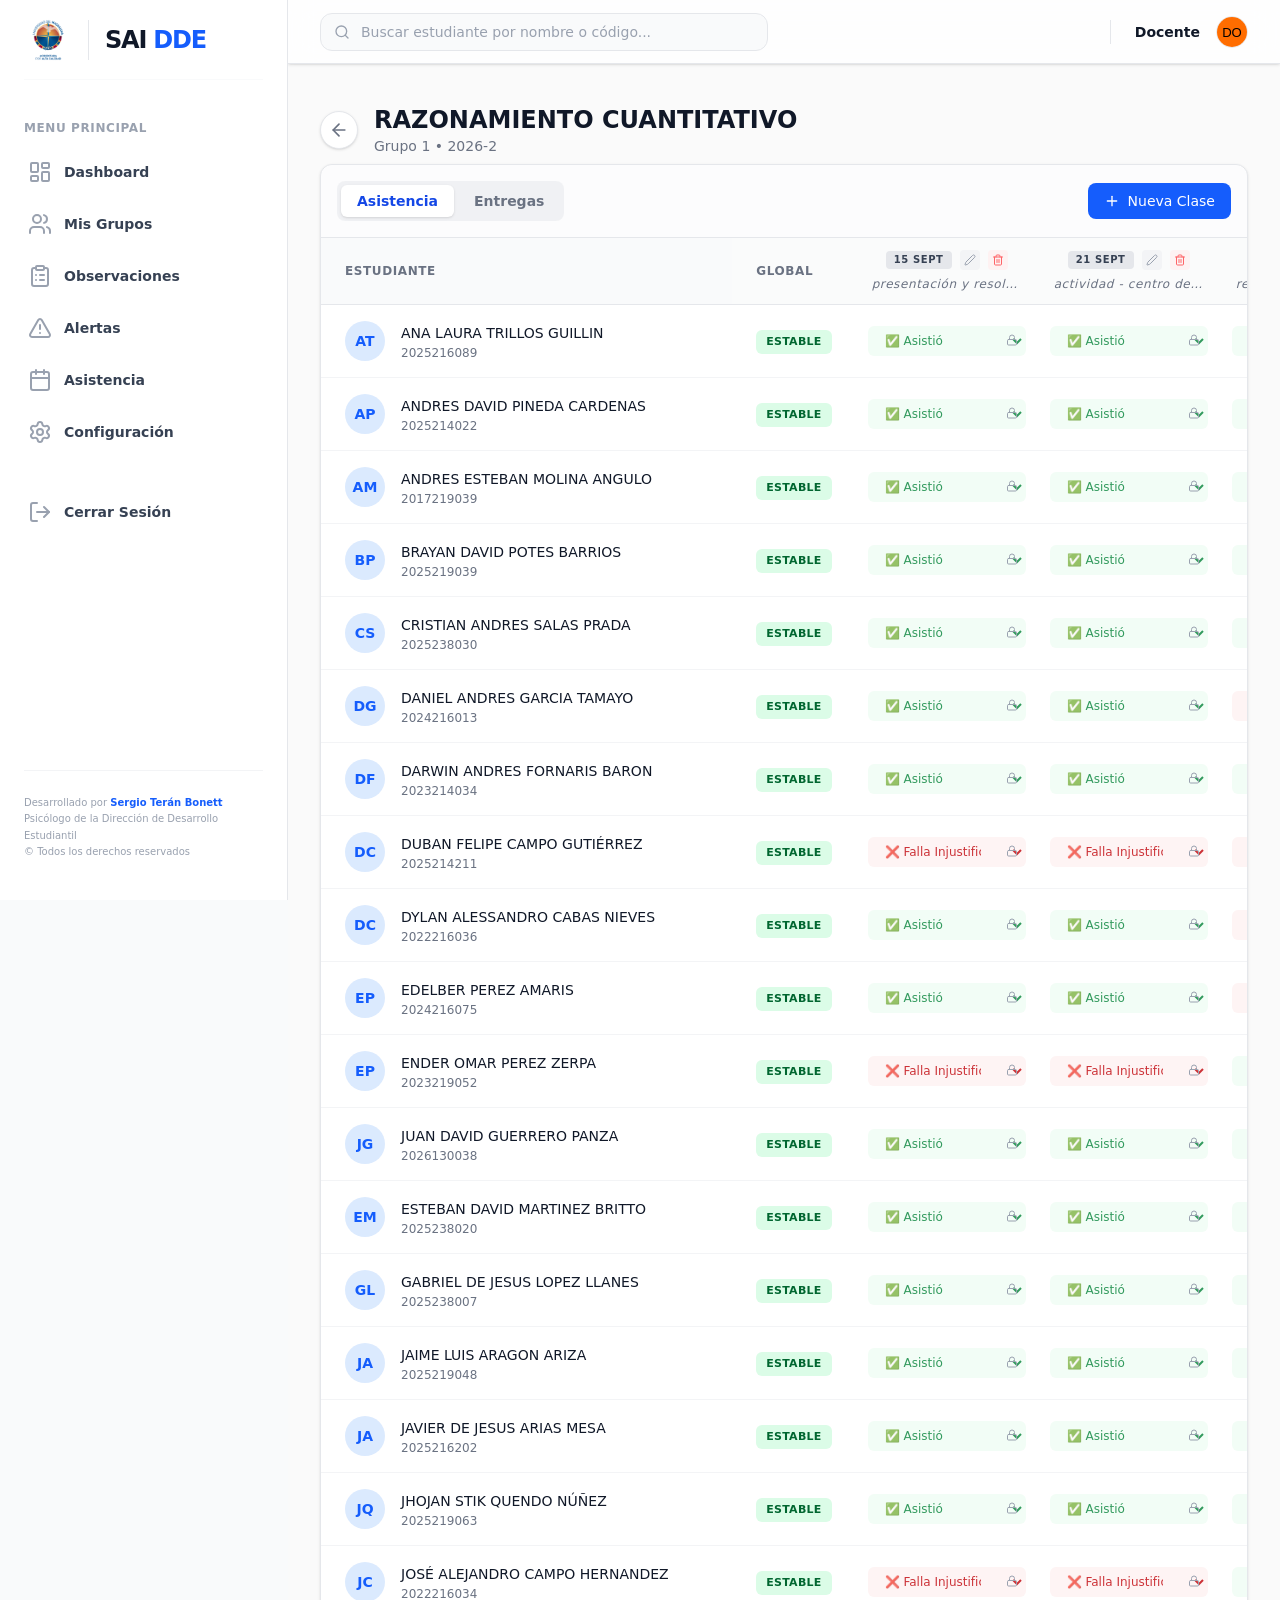
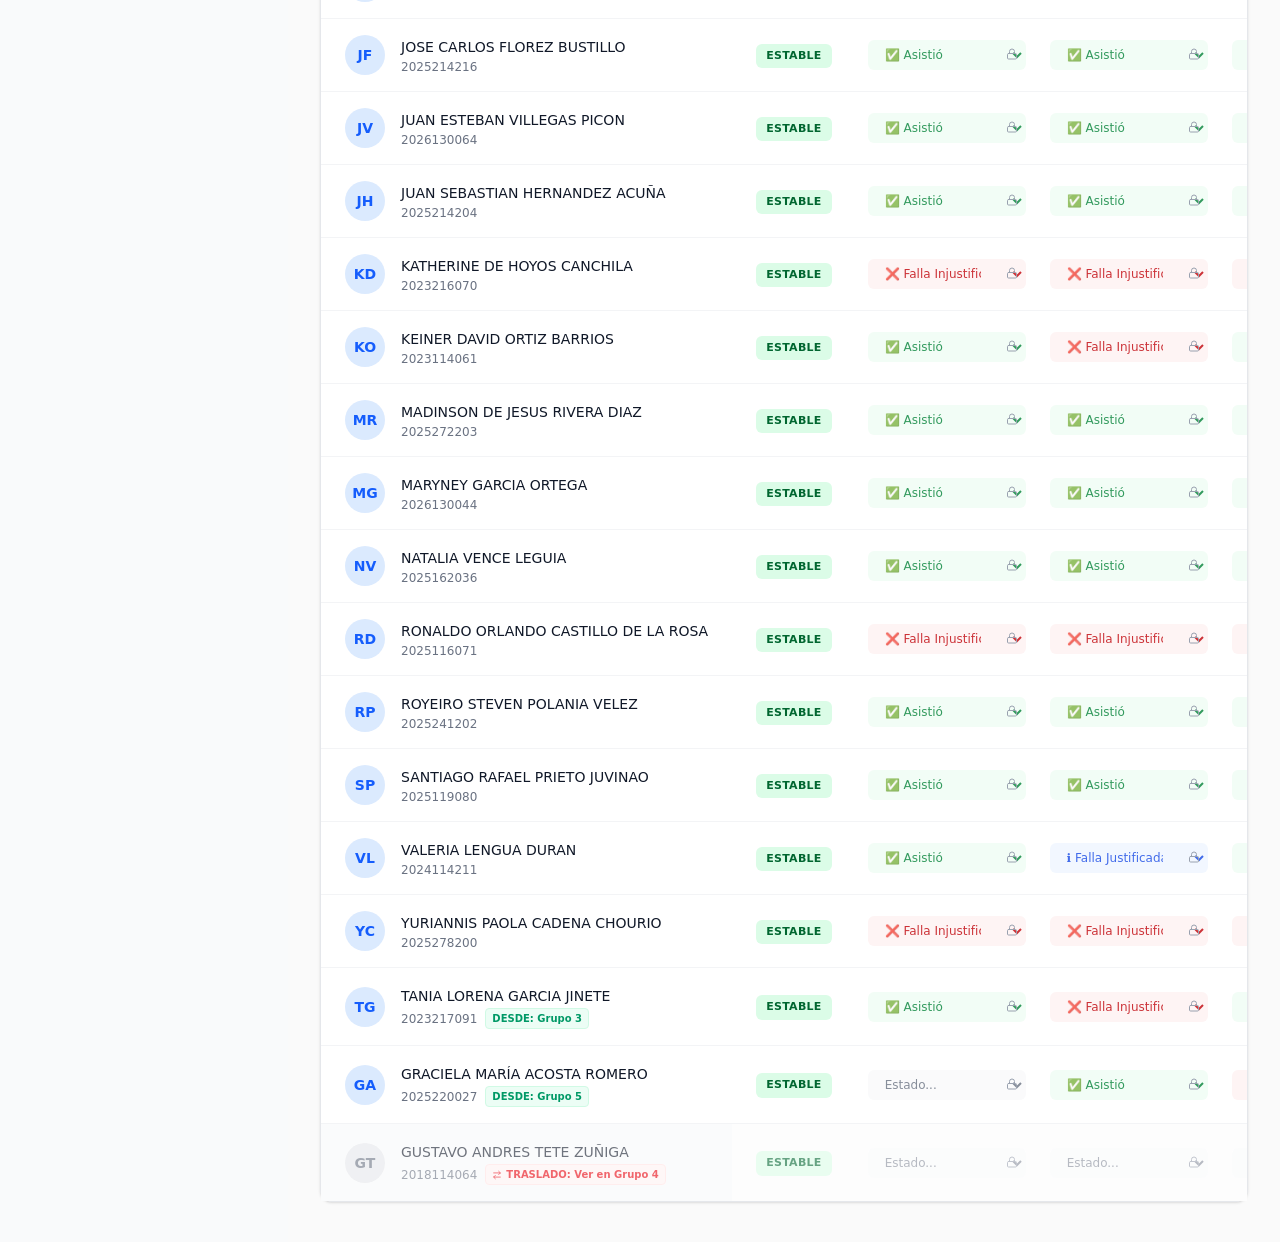
<file: index.html>
<!DOCTYPE html>
<html lang="es"><head>
<meta http-equiv="content-type" content="text/html; charset=UTF-8"><link rel="preload" href="SAI%20-%20Tablero%20Educativo_files/logo-unimagdalena_i0Pp.png" as="image"><link rel="stylesheet" href="SAI%20-%20Tablero%20Educativo_files/3f5xeg5xek5y-_i0Pp.css" data-precedence="next"><link rel="preload" as="script" fetchpriority="low" href="SAI%20-%20Tablero%20Educativo_files/310vm2bl3xxpt_i0Pp.js"><script src="SAI%20-%20Tablero%20Educativo_files/1c6aptmytnu6q_i0Pp.js" async=""></script><script src="SAI%20-%20Tablero%20Educativo_files/27t_qfc-3_lzs_i0Pp.js" async=""></script><script src="SAI%20-%20Tablero%20Educativo_files/22i2p74cq58ff_i0Pp.js" async=""></script><script src="SAI%20-%20Tablero%20Educativo_files/0ay527mnq1105_i0Pp.js" async=""></script><script src="SAI%20-%20Tablero%20Educativo_files/turbopack-1_bn9mh3hkc7g_i0Pp.js" async=""></script><script src="SAI%20-%20Tablero%20Educativo_files/3fntmmi971322_i0Pp.js" async=""></script><script src="SAI%20-%20Tablero%20Educativo_files/0cz1d0mv5g_q7_i0Pp.js" nomodule=""></script><script src="SAI%20-%20Tablero%20Educativo_files/1bt2e_xfnwd60_i0Pp.js"></script><script src="SAI%20-%20Tablero%20Educativo_files/21_xoqq_31q2u_i0Pp.js"></script><script src="SAI%20-%20Tablero%20Educativo_files/2gtchrm4rr2--_i0Pp.js"></script><script src="SAI%20-%20Tablero%20Educativo_files/0fjfhf6gum-rw_i0Pp.js"></script><script src="SAI%20-%20Tablero%20Educativo_files/1h07ze2-jeyrw_i0Pp.js"></script><script src="SAI%20-%20Tablero%20Educativo_files/1bt2e_xfnwd60_i0Pp.js" async=""></script><script src="SAI%20-%20Tablero%20Educativo_files/21_xoqq_31q2u_i0Pp.js" async=""></script><script src="SAI%20-%20Tablero%20Educativo_files/2gtchrm4rr2--_i0Pp.js" async=""></script><script src="SAI%20-%20Tablero%20Educativo_files/0fjfhf6gum-rw_i0Pp.js" async=""></script><script src="SAI%20-%20Tablero%20Educativo_files/1h07ze2-jeyrw_i0Pp.js" async=""></script><script src="SAI%20-%20Tablero%20Educativo_files/0476j8-tx8-0i_i0Pp.js"></script><script src="SAI%20-%20Tablero%20Educativo_files/0476j8-tx8-0i_i0Pp.js" async=""></script><script src="SAI%20-%20Tablero%20Educativo_files/04xkl_q4w2xcy_i0Pp.js"></script><script src="SAI%20-%20Tablero%20Educativo_files/04xkl_q4w2xcy_i0Pp.js" async=""></script><meta charset="utf-8"><meta name="viewport" content="width=device-width, initial-scale=1"><title>SAI - Tablero Educativo</title><meta name="description" content="Sistema de Seguimiento Educativo del Semestre de Acompañamiento Integral"><link rel="icon" href="https://sai.nevorasystem.cloud/favicon.ico?favicon.2vob68tjqpejf.ico" sizes="256x256" type="image/x-icon"></head><body class="antialiased" style="overflow: unset;"><!--$--><!--/$--><script src="SAI%20-%20Tablero%20Educativo_files/310vm2bl3xxpt_i0Pp.js" id="_R_" async=""></script><script>(self.__next_f=self.__next_f||[]).push([0])</script><script>self.__next_f.push([1,"1:\"$Sreact.fragment\"\n2:I[39756,[\"/_next/static/chunks/3fntmmi971322.js\"],\"default\"]\n3:I[37457,[\"/_next/static/chunks/3fntmmi971322.js\"],\"default\"]\n5:I[97367,[\"/_next/static/chunks/3fntmmi971322.js\"],\"OutletBoundary\"]\n6:\"$Sreact.suspense\"\n9:I[97367,[\"/_next/static/chunks/3fntmmi971322.js\"],\"ViewportBoundary\"]\nb:I[97367,[\"/_next/static/chunks/3fntmmi971322.js\"],\"MetadataBoundary\"]\nd:I[68027,[\"/_next/static/chunks/3fntmmi971322.js\"],\"default\",1]\n:HL[\"/_next/static/chunks/3f5xeg5xek5y-.css\",\"style\"]\n8:X\n0:{\"P\":null,\"c\":[\"\",\"login\"],\"q\":\"\",\"i\":false,\"f\":[[[\"\",{\"children\":[\"login\",{\"children\":[\"__PAGE__\",{},\"$undefined\",\"$undefined\",4096]},\"$undefined\",\"$undefined\",4096]},\"$undefined\",\"$undefined\",4112],[[\"$\",\"$1\",\"c\",{\"children\":[[[\"$\",\"link\",\"0\",{\"rel\":\"stylesheet\",\"href\":\"/_next/static/chunks/3f5xeg5xek5y-.css\",\"precedence\":\"next\",\"crossOrigin\":\"$undefined\",\"nonce\":\"$undefined\"}],[\"$\",\"script\",\"script-0\",{\"src\":\"/_next/static/chunks/3fntmmi971322.js\",\"async\":true,\"nonce\":\"$undefined\"}]],[\"$\",\"html\",null,{\"lang\":\"es\",\"children\":[\"$\",\"body\",null,{\"className\":\"antialiased\",\"children\":[\"$\",\"$L2\",null,{\"parallelRouterKey\":\"children\",\"error\":\"$undefined\",\"errorStyles\":\"$undefined\",\"errorScripts\":\"$undefined\",\"template\":[\"$\",\"$L3\",null,{}],\"templateStyles\":\"$undefined\",\"templateScripts\":\"$undefined\",\"notFound\":[[[\"$\",\"title\",null,{\"children\":\"404: This page could not be found.\"}],[\"$\",\"div\",null,{\"style\":{\"fontFamily\":\"system-ui,\\\"Segoe UI\\\",Roboto,Helvetica,Arial,sans-serif,\\\"Apple Color Emoji\\\",\\\"Segoe UI Emoji\\\"\",\"height\":\"100vh\",\"textAlign\":\"center\",\"display\":\"flex\",\"flexDirection\":\"column\",\"alignItems\":\"center\",\"justifyContent\":\"center\"},\"children\":[\"$\",\"div\",null,{\"children\":[[\"$\",\"style\",null,{\"dangerouslySetInnerHTML\":{\"__html\":\"body{color:#000;background:#fff;margin:0}.next-error-h1{border-right:1px solid rgba(0,0,0,.3)}@media (prefers-color-scheme:dark){body{color:#fff;background:#000}.next-error-h1{border-right:1px solid rgba(255,255,255,.3)}}\"}}],[\"$\",\"h1\",null,{\"className\":\"next-error-h1\",\"style\":{\"display\":\"inline-block\",\"margin\":\"0 20px 0 0\",\"padding\":\"0 23px 0 0\",\"fontSize\":24,\"fontWeight\":500,\"verticalAlign\":\"top\",\"lineHeight\":\"49px\"},\"children\":404}],[\"$\",\"div\",null,{\"style\":{\"display\":\"inline-block\"},\"children\":[\"$\",\"h2\",null,{\"style\":{\"fontSize\":14,\"fontWeight\":400,\"lineHeight\":\"49px\",\"margin\":0},\"children\":\"This page could not be found.\"}]}]]}]}]],[]],\"forbidden\":\"$undefined\",\"unauthorized\":\"$undefined\"}]}]}]]}],{\"children\":[[\"$\",\"$1\",\"c\",{\"children\":[null,[\"$\",\"$L2\",null,{\"parallelRouterKey\":\"children\",\"error\":\"$undefined\",\"errorStyles\":\"$undefined\",\"errorScripts\":\"$undefined\",\"template\":[\"$\",\"$L3\",null,{}],\"templateStyles\":\"$undefined\",\"templateScripts\":\"$undefined\",\"notFound\":\"$undefined\",\"forbidden\":\"$undefined\",\"unauthorized\":\"$undefined\"}]]}],{\"children\":[[\"$\",\"$1\",\"c\",{\"children\":[\"$L4\",null,[\"$\",\"$L5\",null,{\"children\":[\"$\",\"$6\",null,{\"name\":\"Next.MetadataOutlet\",\"children\":\"$@7\"}]}]]}],{},null,false,null]},null,false,\"$8\"]},null,false,null],[\"$\",\"$1\",\"h\",{\"children\":[null,[\"$\",\"$L9\",null,{\"children\":\"$La\"}],[\"$\",\"div\",null,{\"hidden\":true,\"children\":[\"$\",\"$Lb\",null,{\"children\":[\"$\",\"$6\",null,{\"name\":\"Next.Metadata\",\"children\":\"$Lc\"}]}]}],null]}],false]],\"m\":\"$undefined\",\"G\":[\"$d\",[[\"$\",\"link\",\"0\",{\"rel\":\"stylesheet\",\"href\":\"/_next/static/chunks/3f5xeg5xek5y-.css\",\"precedence\":\"next\",\"crossOrigin\":\"$undefined\",\"nonce\":\"$undefined\"}]]],\"S\":false,\"h\":null,\"r\":\"$undefined\",\"s\":\"$undefined\",\"a\":\"$undefined\",\"l\":\"$undefined\",\"p\":\"$undefined\",\"d\":\"$undefined\",\"b\":\"pdz_08MRhfQkHt3iBEJBd\"}\n:HL[\"/logo-unimagdalena.png\",\"image\"]\n8:C\ne:{\"id\":\"40f2ccf7916de8b85646a1671f1244c6c0b65fc873\",\"bound\":null}\n4:[\"$\",\"div\",null,{\"className\":\"flex items-center justify-center min-h-screen bg-gray-50\",\"children\":[\"$\",\"div\",null,{\"className\":\"w-full max-w-md p-8 space-y-8 bg-white rounded-3xl shadow-2xl border border-gray-100\",\"children\":[[\"$\",\"div\",null,{\"className\":\"text-center space-y-4\",\"children\":[[\"$\",\"div\",null,{\"className\":\"flex justify-center\",\"children\":[\"$\",\"img\",null,{\"src\":\"/logo-unimagdalena.png\",\"alt\":\"Logo Unimagdalena\",\"className\":\"h-24 w-auto drop-shadow-sm\"}]}],[\"$\",\"div\",null,{\"children\":[[\"$\",\"h1\",null,{\"className\":\"text-4xl font-black text-gray-900 tracking-tighter\",\"children\":[\"SAI \",[\"$\",\"span\",null,{\"className\":\"text-blue-600\",\"children\":\"DDE\"}]]}],[\"$\",\"p\",null,{\"className\":\"mt-2 text-sm font-medium text-gray-500 uppercase tracking-widest\",\"children\":\"Semestre de Acompañamiento Integral\"}]]}]]}],[\"$\",\"form\",null,{\"className\":\"mt-8 space-y-6\",\"action\":\"$he\",\"children\":[[\"$\",\"div\",null,{\"className\":\"space-y-4\",\"children\":[[\"$\",\"div\",null,{\"children\":[[\"$\",\"label\",null,{\"htmlFor\":\"email\",\"className\":\"block text-sm font-medium text-gray-700\",\"children\":\"Correo Electrónico\"}],[\"$\",\"input\",null,{\"id\":\"email\",\"name\":\"email\",\"type\":\"email\",\"autoComplete\":\"email\",\"required\":true,\"className\":\"w-full px-3 py-2 mt-1 border border-gray-300 rounded-lg focus:outline-none focus:ring-2 focus:ring-blue-500 focus:border-blue-500\",\"placeholder\":\"docente@unimagdalena.edu.co\"}]]}],[\"$\",\"div\",null,{\"children\":[[\"$\",\"label\",null,{\"htmlFor\":\"password\",\"className\":\"block text-sm font-medium text-gray-700\",\"children\":\"Contraseña\"}],[\"$\",\"input\",null,{\"id\":\"password\",\"name\":\"password\",\"type\":\"password\",\"autoComplete\":\"current-password\",\"required\":true,\"className\":\"w-full px-3 py-2 mt-1 border border-gray-300 rounded-lg focus:outline-none focus:ring-2 focus:ring-blue-500 focus:border-blue-500\"}]]}]]}],\"$undefined\",[\"$\",\"div\",null,{\"children\":[\"$\",\"button\",null,{\"type\":\"submit\",\"className\":\"relative flex justify-center w-full px-4 py-2 text-sm font-medium text-white bg-blue-600 border border-transparent rounded-lg group hover:bg-blue-700 focus:outline-none focus:ring-2 focus:ring-offset-2 focus:ring-blue-500 transition-colors\",\"children\":\"Iniciar Sesión\"}]}]]}]]}]}]\na:[[\"$\",\"meta\",\"0\",{\"charSet\":\"utf-8\"}],[\"$\",\"meta\",\"1\",{\"name\":\"viewport\",\"content\":\"width=device-width, initial-scale=1\"}]]\nf:I[27201,[\"/_next/static/chunks/3fntmmi971322.js\"],\"IconMark\"]\n7:null\nc:[[\"$\",\"title\",\"0\",{\"children\":\"SAI - Tablero Educativo\"}],[\"$\",\"meta\",\"1\",{\"name\":\"description\",\"content\":\"Sistema de Seguimiento Educativo del Semestre de Acompañamiento Integral\"}],[\"$\",\"link\",\"2\",{\"rel\":\"icon\",\"href\":\"/favicon.ico?favicon.2vob68tjqpejf.ico\",\"sizes\":\"256x256\",\"type\":\"image/x-icon\"}],[\"$\",\"$Lf\",\"3\",{}]]\n"])</script><next-route-announcer style="position: absolute;"></next-route-announcer><div hidden=""></div><div><div class="hidden lg:fixed lg:inset-y-0 lg:z-50 lg:flex lg:w-72 lg:flex-col border-r border-gray-200"><div class="flex grow flex-col gap-y-5 overflow-y-auto bg-white px-6 pb-4"><div class="flex h-20 shrink-0 items-center gap-3 border-b border-gray-50 mb-4"><img alt="Logo Unimagdalena" class="h-12 w-auto" src="SAI%20-%20Tablero%20Educativo_files/logo-unimagdalena_i0Pp.png"><div class="h-10 w-px bg-gray-200 mx-1"></div><h1 class="text-2xl font-black text-gray-900 tracking-tighter">SAI <span class="text-blue-600">DDE</span></h1></div><nav class="flex flex-1 flex-col"><ul role="list" class="flex flex-1 flex-col gap-y-7"><li><div class="text-xs font-semibold leading-6 text-gray-400 uppercase tracking-wider mb-2">Menu Principal</div><ul role="list" class="-mx-2 space-y-1"><li><a class="text-gray-700 hover:bg-gray-50 hover:text-blue-600 group flex gap-x-3 rounded-xl p-3 text-sm font-semibold leading-6 transition-all duration-200" href="https://sai.nevorasystem.cloud/"><svg xmlns="http://www.w3.org/2000/svg" width="24" height="24" viewBox="0 0 24 24" fill="none" stroke="currentColor" stroke-width="2" stroke-linecap="round" stroke-linejoin="round" class="lucide lucide-layout-dashboard text-gray-400 group-hover:text-blue-600 h-6 w-6 shrink-0 transition-colors" aria-hidden="true"><rect width="7" height="9" x="3" y="3" rx="1"></rect><rect width="7" height="5" x="14" y="3" rx="1"></rect><rect width="7" height="9" x="14" y="12" rx="1"></rect><rect width="7" height="5" x="3" y="16" rx="1"></rect></svg>Dashboard</a></li><li><a class="text-gray-700 hover:bg-gray-50 hover:text-blue-600 group flex gap-x-3 rounded-xl p-3 text-sm font-semibold leading-6 transition-all duration-200" href="https://sai.nevorasystem.cloud/grupos"><svg xmlns="http://www.w3.org/2000/svg" width="24" height="24" viewBox="0 0 24 24" fill="none" stroke="currentColor" stroke-width="2" stroke-linecap="round" stroke-linejoin="round" class="lucide lucide-users text-gray-400 group-hover:text-blue-600 h-6 w-6 shrink-0 transition-colors" aria-hidden="true"><path d="M16 21v-2a4 4 0 0 0-4-4H6a4 4 0 0 0-4 4v2"></path><path d="M16 3.128a4 4 0 0 1 0 7.744"></path><path d="M22 21v-2a4 4 0 0 0-3-3.87"></path><circle cx="9" cy="7" r="4"></circle></svg>Mis Grupos</a></li><li><a class="text-gray-700 hover:bg-gray-50 hover:text-blue-600 group flex gap-x-3 rounded-xl p-3 text-sm font-semibold leading-6 transition-all duration-200" href="https://sai.nevorasystem.cloud/observaciones"><svg xmlns="http://www.w3.org/2000/svg" width="24" height="24" viewBox="0 0 24 24" fill="none" stroke="currentColor" stroke-width="2" stroke-linecap="round" stroke-linejoin="round" class="lucide lucide-clipboard-list text-gray-400 group-hover:text-blue-600 h-6 w-6 shrink-0 transition-colors" aria-hidden="true"><rect width="8" height="4" x="8" y="2" rx="1" ry="1"></rect><path d="M16 4h2a2 2 0 0 1 2 2v14a2 2 0 0 1-2 2H6a2 2 0 0 1-2-2V6a2 2 0 0 1 2-2h2"></path><path d="M12 11h4"></path><path d="M12 16h4"></path><path d="M8 11h.01"></path><path d="M8 16h.01"></path></svg>Observaciones</a></li><li><a class="text-gray-700 hover:bg-gray-50 hover:text-blue-600 group flex gap-x-3 rounded-xl p-3 text-sm font-semibold leading-6 transition-all duration-200" href="https://sai.nevorasystem.cloud/alertas"><svg xmlns="http://www.w3.org/2000/svg" width="24" height="24" viewBox="0 0 24 24" fill="none" stroke="currentColor" stroke-width="2" stroke-linecap="round" stroke-linejoin="round" class="lucide lucide-triangle-alert text-gray-400 group-hover:text-blue-600 h-6 w-6 shrink-0 transition-colors" aria-hidden="true"><path d="m21.73 18-8-14a2 2 0 0 0-3.48 0l-8 14A2 2 0 0 0 4 21h16a2 2 0 0 0 1.73-3"></path><path d="M12 9v4"></path><path d="M12 17h.01"></path></svg>Alertas</a></li><li><a class="text-gray-700 hover:bg-gray-50 hover:text-blue-600 group flex gap-x-3 rounded-xl p-3 text-sm font-semibold leading-6 transition-all duration-200" href="https://sai.nevorasystem.cloud/asistencia"><svg xmlns="http://www.w3.org/2000/svg" width="24" height="24" viewBox="0 0 24 24" fill="none" stroke="currentColor" stroke-width="2" stroke-linecap="round" stroke-linejoin="round" class="lucide lucide-calendar text-gray-400 group-hover:text-blue-600 h-6 w-6 shrink-0 transition-colors" aria-hidden="true"><path d="M8 2v4"></path><path d="M16 2v4"></path><rect width="18" height="18" x="3" y="4" rx="2"></rect><path d="M3 10h18"></path></svg>Asistencia</a></li><li><a class="text-gray-700 hover:bg-gray-50 hover:text-blue-600 group flex gap-x-3 rounded-xl p-3 text-sm font-semibold leading-6 transition-all duration-200" href="https://sai.nevorasystem.cloud/settings"><svg xmlns="http://www.w3.org/2000/svg" width="24" height="24" viewBox="0 0 24 24" fill="none" stroke="currentColor" stroke-width="2" stroke-linecap="round" stroke-linejoin="round" class="lucide lucide-settings text-gray-400 group-hover:text-blue-600 h-6 w-6 shrink-0 transition-colors" aria-hidden="true"><path d="M9.671 4.136a2.34 2.34 0 0 1 4.659 0 2.34 2.34 0 0 0 3.319 1.915 2.34 2.34 0 0 1 2.33 4.033 2.34 2.34 0 0 0 0 3.831 2.34 2.34 0 0 1-2.33 4.033 2.34 2.34 0 0 0-3.319 1.915 2.34 2.34 0 0 1-4.659 0 2.34 2.34 0 0 0-3.32-1.915 2.34 2.34 0 0 1-2.33-4.033 2.34 2.34 0 0 0 0-3.831A2.34 2.34 0 0 1 6.35 6.051a2.34 2.34 0 0 0 3.319-1.915"></path><circle cx="12" cy="12" r="3"></circle></svg>Configuración</a></li><li class="mt-8"><button class="group flex w-full gap-x-3 rounded-xl p-3 text-sm font-semibold leading-6 text-gray-700 hover:bg-gray-50 hover:text-red-600 transition-all duration-200"><svg xmlns="http://www.w3.org/2000/svg" width="24" height="24" viewBox="0 0 24 24" fill="none" stroke="currentColor" stroke-width="2" stroke-linecap="round" stroke-linejoin="round" class="lucide lucide-log-out h-6 w-6 shrink-0 text-gray-400 group-hover:text-red-600 transition-colors" aria-hidden="true"><path d="m16 17 5-5-5-5"></path><path d="M21 12H9"></path><path d="M9 21H5a2 2 0 0 1-2-2V5a2 2 0 0 1 2-2h4"></path></svg>Cerrar Sesión</button></li></ul></li></ul></nav><div class="mt-auto border-t border-gray-100 py-6"><p class="text-[10px] font-medium text-gray-400 leading-relaxed group-hover:text-gray-500 transition-colors">Desarrollado por <span class="text-blue-600 font-bold">Sergio Terán Bonett</span><br>Psicólogo de la Dirección de Desarrollo Estudiantil<br>© Todos los derechos reservados</p></div></div></div><div class="lg:pl-72 flex flex-col min-h-screen"><div class="sticky top-0 z-40 flex h-16 shrink-0 items-center gap-x-4 border-b border-gray-200 bg-white/80 backdrop-blur-md px-4 shadow-sm sm:gap-x-6 sm:px-6 lg:px-8"><button type="button" class="-m-2.5 p-2.5 text-gray-700 lg:hidden"><span class="sr-only">Abrir sidebar</span><svg xmlns="http://www.w3.org/2000/svg" width="24" height="24" viewBox="0 0 24 24" fill="none" stroke="currentColor" stroke-width="2" stroke-linecap="round" stroke-linejoin="round" class="lucide lucide-menu h-6 w-6" aria-hidden="true"><path d="M4 5h16"></path><path d="M4 12h16"></path><path d="M4 19h16"></path></svg></button><div class="flex flex-1 gap-x-4 self-stretch lg:gap-x-6"><div class="flex flex-1 items-center"><div class="relative w-full max-w-md"><div class="relative group"><div class="absolute inset-y-0 left-0 flex items-center pl-3.5 pointer-events-none"><svg xmlns="http://www.w3.org/2000/svg" width="24" height="24" viewBox="0 0 24 24" fill="none" stroke="currentColor" stroke-width="2" stroke-linecap="round" stroke-linejoin="round" class="lucide lucide-search w-4 h-4 text-gray-400 group-focus-within:text-blue-500 transition-colors" aria-hidden="true"><path d="m21 21-4.34-4.34"></path><circle cx="11" cy="11" r="8"></circle></svg></div><input placeholder="Buscar estudiante por nombre o código..." class="block w-full pl-10 pr-4 py-2 text-sm text-gray-950 placeholder-gray-400 bg-gray-50 border border-gray-200 rounded-xl focus:bg-white focus:outline-none focus:ring-2 focus:ring-blue-500/20 focus:border-blue-500 transition-all duration-200" type="text"></div></div></div><div class="flex items-center gap-x-4 lg:gap-x-6"><div class="hidden lg:block lg:h-6 lg:w-px lg:bg-gray-200" aria-hidden="true"></div><div class="flex items-center gap-x-4"><span class="text-sm font-semibold leading-6 text-gray-900 capitalize" aria-hidden="true">docente</span><img class="h-8 w-8 rounded-full bg-gray-50 border border-gray-200" alt="" src="SAI%20-%20Tablero%20Educativo_files/Sin%20t%C3%ADtulo_i0Pp.svg"></div></div></div></div><main class="flex-1 py-10 bg-[#FAFAFA]"><div class="px-4 sm:px-6 lg:px-8 max-w-7xl mx-auto"><div class="space-y-6"><div class="flex items-center gap-4 mb-2"><a class="p-2 text-gray-500 hover:text-gray-900 bg-white rounded-full border border-gray-200 shadow-sm hover:shadow transition-all" href="https://sai.nevorasystem.cloud/grupos"><svg xmlns="http://www.w3.org/2000/svg" width="24" height="24" viewBox="0 0 24 24" fill="none" stroke="currentColor" stroke-width="2" stroke-linecap="round" stroke-linejoin="round" class="lucide lucide-arrow-left w-5 h-5" aria-hidden="true"><path d="m12 19-7-7 7-7"></path><path d="M19 12H5"></path></svg></a><div><h2 class="text-2xl font-bold text-gray-900">RAZONAMIENTO CUANTITATIVO</h2><p class="text-sm text-gray-500">Grupo 1 • 2026-2</p></div></div><div class="bg-white rounded-xl shadow-sm border border-gray-200 flex flex-col h-full w-full"><div class="border-b border-gray-200 bg-gray-50/50 p-4 flex flex-col sm:flex-row sm:items-center justify-between gap-4 rounded-t-xl"><div class="flex items-center gap-1 bg-gray-200/50 p-1 rounded-lg"><button class="px-4 py-1.5 rounded-md text-sm font-semibold transition-colors bg-white text-blue-700 shadow-sm">Asistencia</button><button class="px-4 py-1.5 rounded-md text-sm font-semibold transition-colors text-gray-500 hover:text-gray-700">Entregas</button></div><div class="flex gap-2"><button class="bg-blue-600 text-white px-4 py-2 rounded-lg text-sm font-medium hover:bg-blue-700 transition-colors flex items-center gap-2"><svg xmlns="http://www.w3.org/2000/svg" width="24" height="24" viewBox="0 0 24 24" fill="none" stroke="currentColor" stroke-width="2" stroke-linecap="round" stroke-linejoin="round" class="lucide lucide-plus w-4 h-4" aria-hidden="true"><path d="M5 12h14"></path><path d="M12 5v14"></path></svg> Nueva Clase</button></div></div><div class="overflow-x-auto w-full"><table class="min-w-full divide-y divide-gray-200"><thead class="bg-gray-50/80"><tr><th scope="col" class="px-6 py-4 text-left text-xs font-semibold text-gray-500 uppercase tracking-wider sticky left-0 z-10 bg-gray-50/90 shadow-[2px_0_5px_-2px_rgba(0,0,0,0.1)] min-w-[250px]">Estudiante</th><th scope="col" class="px-6 py-4 text-left text-xs font-semibold text-gray-500 uppercase tracking-wider min-w-[120px]">Global</th><th scope="col" class="px-4 py-3 text-center text-xs font-semibold text-gray-500 uppercase tracking-wider min-w-[170px]" title="Presentación y resolución de problemas "><div class="flex flex-col items-center gap-1.5"><div class="flex items-center gap-2"><span class="bg-gray-200 text-gray-700 px-2 py-0.5 rounded text-[10px]">15 sept</span><button class="p-1 rounded transition-colors bg-gray-100 text-gray-400 hover:bg-gray-200 hover:text-gray-600" title="Modificar columna"><svg xmlns="http://www.w3.org/2000/svg" width="24" height="24" viewBox="0 0 24 24" fill="none" stroke="currentColor" stroke-width="2" stroke-linecap="round" stroke-linejoin="round" class="lucide lucide-pen w-3 h-3" aria-hidden="true"><path d="M21.174 6.812a1 1 0 0 0-3.986-3.987L3.842 16.174a2 2 0 0 0-.5.83l-1.321 4.352a.5.5 0 0 0 .623.622l4.353-1.32a2 2 0 0 0 .83-.497z"></path></svg></button><button class="p-1 rounded bg-red-50 text-red-400 hover:bg-red-100 hover:text-red-600 transition-colors" title="Eliminar sesión"><svg xmlns="http://www.w3.org/2000/svg" width="24" height="24" viewBox="0 0 24 24" fill="none" stroke="currentColor" stroke-width="2" stroke-linecap="round" stroke-linejoin="round" class="lucide lucide-trash2 lucide-trash-2 w-3 h-3" aria-hidden="true"><path d="M10 11v6"></path><path d="M14 11v6"></path><path d="M19 6v14a2 2 0 0 1-2 2H7a2 2 0 0 1-2-2V6"></path><path d="M3 6h18"></path><path d="M8 6V4a2 2 0 0 1 2-2h4a2 2 0 0 1 2 2v2"></path></svg></button></div><span class="truncate w-full max-w-[150px] font-normal italic lowercase">Presentación y resolución de problemas </span></div></th><th scope="col" class="px-4 py-3 text-center text-xs font-semibold text-gray-500 uppercase tracking-wider min-w-[170px]" title="Actividad - Centro de cifrado "><div class="flex flex-col items-center gap-1.5"><div class="flex items-center gap-2"><span class="bg-gray-200 text-gray-700 px-2 py-0.5 rounded text-[10px]">21 sept</span><button class="p-1 rounded transition-colors bg-gray-100 text-gray-400 hover:bg-gray-200 hover:text-gray-600" title="Modificar columna"><svg xmlns="http://www.w3.org/2000/svg" width="24" height="24" viewBox="0 0 24 24" fill="none" stroke="currentColor" stroke-width="2" stroke-linecap="round" stroke-linejoin="round" class="lucide lucide-pen w-3 h-3" aria-hidden="true"><path d="M21.174 6.812a1 1 0 0 0-3.986-3.987L3.842 16.174a2 2 0 0 0-.5.83l-1.321 4.352a.5.5 0 0 0 .623.622l4.353-1.32a2 2 0 0 0 .83-.497z"></path></svg></button><button class="p-1 rounded bg-red-50 text-red-400 hover:bg-red-100 hover:text-red-600 transition-colors" title="Eliminar sesión"><svg xmlns="http://www.w3.org/2000/svg" width="24" height="24" viewBox="0 0 24 24" fill="none" stroke="currentColor" stroke-width="2" stroke-linecap="round" stroke-linejoin="round" class="lucide lucide-trash2 lucide-trash-2 w-3 h-3" aria-hidden="true"><path d="M10 11v6"></path><path d="M14 11v6"></path><path d="M19 6v14a2 2 0 0 1-2 2H7a2 2 0 0 1-2-2V6"></path><path d="M3 6h18"></path><path d="M8 6V4a2 2 0 0 1 2-2h4a2 2 0 0 1 2 2v2"></path></svg></button></div><span class="truncate w-full max-w-[150px] font-normal italic lowercase">Actividad - Centro de cifrado </span></div></th><th scope="col" class="px-4 py-3 text-center text-xs font-semibold text-gray-500 uppercase tracking-wider min-w-[170px]" title="Recuento segunda clase y probabilidad "><div class="flex flex-col items-center gap-1.5"><div class="flex items-center gap-2"><span class="bg-gray-200 text-gray-700 px-2 py-0.5 rounded text-[10px]">28 sept</span><button class="p-1 rounded transition-colors bg-gray-100 text-gray-400 hover:bg-gray-200 hover:text-gray-600" title="Modificar columna"><svg xmlns="http://www.w3.org/2000/svg" width="24" height="24" viewBox="0 0 24 24" fill="none" stroke="currentColor" stroke-width="2" stroke-linecap="round" stroke-linejoin="round" class="lucide lucide-pen w-3 h-3" aria-hidden="true"><path d="M21.174 6.812a1 1 0 0 0-3.986-3.987L3.842 16.174a2 2 0 0 0-.5.83l-1.321 4.352a.5.5 0 0 0 .623.622l4.353-1.32a2 2 0 0 0 .83-.497z"></path></svg></button><button class="p-1 rounded bg-red-50 text-red-400 hover:bg-red-100 hover:text-red-600 transition-colors" title="Eliminar sesión"><svg xmlns="http://www.w3.org/2000/svg" width="24" height="24" viewBox="0 0 24 24" fill="none" stroke="currentColor" stroke-width="2" stroke-linecap="round" stroke-linejoin="round" class="lucide lucide-trash2 lucide-trash-2 w-3 h-3" aria-hidden="true"><path d="M10 11v6"></path><path d="M14 11v6"></path><path d="M19 6v14a2 2 0 0 1-2 2H7a2 2 0 0 1-2-2V6"></path><path d="M3 6h18"></path><path d="M8 6V4a2 2 0 0 1 2-2h4a2 2 0 0 1 2 2v2"></path></svg></button></div><span class="truncate w-full max-w-[150px] font-normal italic lowercase">Recuento segunda clase y probabilidad </span></div></th></tr></thead><tbody class="bg-white divide-y divide-gray-100"><tr class="hover:bg-blue-50/30 transition-colors group "><td class="px-6 py-4 whitespace-nowrap sticky left-0 z-10 group-hover:bg-blue-50/10 shadow-[2px_0_5px_-2px_rgba(0,0,0,0.1)] transition-colors bg-white"><div class="flex items-center"><div class="flex-shrink-0 h-10 w-10"><div class="h-10 w-10 rounded-full flex items-center justify-center font-bold text-sm bg-blue-100 text-blue-600">AT</div></div><div class="ml-4"><a class="text-sm font-medium text-gray-900 group-hover:text-blue-700 transition-colors cursor-pointer hover:underline decoration-blue-500 underline-offset-2" href="https://sai.nevorasystem.cloud/estudiantes/25676e31-8c1b-4337-8002-eff6c9fdc061">ANA LAURA TRILLOS GUILLIN</a><div class="flex flex-wrap items-center gap-2"><span class="text-xs text-gray-500">2025216089</span></div></div></div></td><td class="px-6 py-4 whitespace-nowrap"><span class="inline-flex items-center px-2.5 py-1 rounded-md text-[11px] font-semibold tracking-wide uppercase
                                bg-green-100 text-green-800
                            ">estable</span></td><td class="px-3 py-4 whitespace-nowrap text-center"><div class="relative"><select disabled="disabled" class="block w-full text-xs rounded-md border py-1.5 pl-3 pr-7 focus:outline-none transition-colors 
                                              opacity-80 cursor-not-allowed border-transparent
                                            bg-green-50 text-green-700 font-medium
                                        "><option value="" disabled="disabled">Estado...</option><option value="asistio" selected="selected">✅ Asistió</option><option value="tarde">⚠️ Tarde</option><option value="falla_justificada">ℹ️ Falla Justificada</option><option value="falla_injustificada">❌ Falla Injustificada</option></select><svg xmlns="http://www.w3.org/2000/svg" width="24" height="24" viewBox="0 0 24 24" fill="none" stroke="currentColor" stroke-width="2" stroke-linecap="round" stroke-linejoin="round" class="lucide lucide-lock absolute right-2 top-2 w-3 h-3 text-gray-400 pointer-events-none" aria-hidden="true"><rect width="18" height="11" x="3" y="11" rx="2" ry="2"></rect><path d="M7 11V7a5 5 0 0 1 10 0v4"></path></svg></div></td><td class="px-3 py-4 whitespace-nowrap text-center"><div class="relative"><select disabled="disabled" class="block w-full text-xs rounded-md border py-1.5 pl-3 pr-7 focus:outline-none transition-colors 
                                              opacity-80 cursor-not-allowed border-transparent
                                            bg-green-50 text-green-700 font-medium
                                        "><option value="" disabled="disabled">Estado...</option><option value="asistio" selected="selected">✅ Asistió</option><option value="tarde">⚠️ Tarde</option><option value="falla_justificada">ℹ️ Falla Justificada</option><option value="falla_injustificada">❌ Falla Injustificada</option></select><svg xmlns="http://www.w3.org/2000/svg" width="24" height="24" viewBox="0 0 24 24" fill="none" stroke="currentColor" stroke-width="2" stroke-linecap="round" stroke-linejoin="round" class="lucide lucide-lock absolute right-2 top-2 w-3 h-3 text-gray-400 pointer-events-none" aria-hidden="true"><rect width="18" height="11" x="3" y="11" rx="2" ry="2"></rect><path d="M7 11V7a5 5 0 0 1 10 0v4"></path></svg></div></td><td class="px-3 py-4 whitespace-nowrap text-center"><div class="relative"><select disabled="disabled" class="block w-full text-xs rounded-md border py-1.5 pl-3 pr-7 focus:outline-none transition-colors 
                                              opacity-80 cursor-not-allowed border-transparent
                                            bg-green-50 text-green-700 font-medium
                                        "><option value="" disabled="disabled">Estado...</option><option value="asistio" selected="selected">✅ Asistió</option><option value="tarde">⚠️ Tarde</option><option value="falla_justificada">ℹ️ Falla Justificada</option><option value="falla_injustificada">❌ Falla Injustificada</option></select><svg xmlns="http://www.w3.org/2000/svg" width="24" height="24" viewBox="0 0 24 24" fill="none" stroke="currentColor" stroke-width="2" stroke-linecap="round" stroke-linejoin="round" class="lucide lucide-lock absolute right-2 top-2 w-3 h-3 text-gray-400 pointer-events-none" aria-hidden="true"><rect width="18" height="11" x="3" y="11" rx="2" ry="2"></rect><path d="M7 11V7a5 5 0 0 1 10 0v4"></path></svg></div></td></tr><tr class="hover:bg-blue-50/30 transition-colors group "><td class="px-6 py-4 whitespace-nowrap sticky left-0 z-10 group-hover:bg-blue-50/10 shadow-[2px_0_5px_-2px_rgba(0,0,0,0.1)] transition-colors bg-white"><div class="flex items-center"><div class="flex-shrink-0 h-10 w-10"><div class="h-10 w-10 rounded-full flex items-center justify-center font-bold text-sm bg-blue-100 text-blue-600">AP</div></div><div class="ml-4"><a class="text-sm font-medium text-gray-900 group-hover:text-blue-700 transition-colors cursor-pointer hover:underline decoration-blue-500 underline-offset-2" href="https://sai.nevorasystem.cloud/estudiantes/9ee4a259-4be2-4d31-9a2e-aef013057aad">ANDRES DAVID PINEDA CARDENAS</a><div class="flex flex-wrap items-center gap-2"><span class="text-xs text-gray-500">2025214022</span></div></div></div></td><td class="px-6 py-4 whitespace-nowrap"><span class="inline-flex items-center px-2.5 py-1 rounded-md text-[11px] font-semibold tracking-wide uppercase
                                bg-green-100 text-green-800
                            ">estable</span></td><td class="px-3 py-4 whitespace-nowrap text-center"><div class="relative"><select disabled="disabled" class="block w-full text-xs rounded-md border py-1.5 pl-3 pr-7 focus:outline-none transition-colors 
                                              opacity-80 cursor-not-allowed border-transparent
                                            bg-green-50 text-green-700 font-medium
                                        "><option value="" disabled="disabled">Estado...</option><option value="asistio" selected="selected">✅ Asistió</option><option value="tarde">⚠️ Tarde</option><option value="falla_justificada">ℹ️ Falla Justificada</option><option value="falla_injustificada">❌ Falla Injustificada</option></select><svg xmlns="http://www.w3.org/2000/svg" width="24" height="24" viewBox="0 0 24 24" fill="none" stroke="currentColor" stroke-width="2" stroke-linecap="round" stroke-linejoin="round" class="lucide lucide-lock absolute right-2 top-2 w-3 h-3 text-gray-400 pointer-events-none" aria-hidden="true"><rect width="18" height="11" x="3" y="11" rx="2" ry="2"></rect><path d="M7 11V7a5 5 0 0 1 10 0v4"></path></svg></div></td><td class="px-3 py-4 whitespace-nowrap text-center"><div class="relative"><select disabled="disabled" class="block w-full text-xs rounded-md border py-1.5 pl-3 pr-7 focus:outline-none transition-colors 
                                              opacity-80 cursor-not-allowed border-transparent
                                            bg-green-50 text-green-700 font-medium
                                        "><option value="" disabled="disabled">Estado...</option><option value="asistio" selected="selected">✅ Asistió</option><option value="tarde">⚠️ Tarde</option><option value="falla_justificada">ℹ️ Falla Justificada</option><option value="falla_injustificada">❌ Falla Injustificada</option></select><svg xmlns="http://www.w3.org/2000/svg" width="24" height="24" viewBox="0 0 24 24" fill="none" stroke="currentColor" stroke-width="2" stroke-linecap="round" stroke-linejoin="round" class="lucide lucide-lock absolute right-2 top-2 w-3 h-3 text-gray-400 pointer-events-none" aria-hidden="true"><rect width="18" height="11" x="3" y="11" rx="2" ry="2"></rect><path d="M7 11V7a5 5 0 0 1 10 0v4"></path></svg></div></td><td class="px-3 py-4 whitespace-nowrap text-center"><div class="relative"><select disabled="disabled" class="block w-full text-xs rounded-md border py-1.5 pl-3 pr-7 focus:outline-none transition-colors 
                                              opacity-80 cursor-not-allowed border-transparent
                                            bg-green-50 text-green-700 font-medium
                                        "><option value="" disabled="disabled">Estado...</option><option value="asistio" selected="selected">✅ Asistió</option><option value="tarde">⚠️ Tarde</option><option value="falla_justificada">ℹ️ Falla Justificada</option><option value="falla_injustificada">❌ Falla Injustificada</option></select><svg xmlns="http://www.w3.org/2000/svg" width="24" height="24" viewBox="0 0 24 24" fill="none" stroke="currentColor" stroke-width="2" stroke-linecap="round" stroke-linejoin="round" class="lucide lucide-lock absolute right-2 top-2 w-3 h-3 text-gray-400 pointer-events-none" aria-hidden="true"><rect width="18" height="11" x="3" y="11" rx="2" ry="2"></rect><path d="M7 11V7a5 5 0 0 1 10 0v4"></path></svg></div></td></tr><tr class="hover:bg-blue-50/30 transition-colors group "><td class="px-6 py-4 whitespace-nowrap sticky left-0 z-10 group-hover:bg-blue-50/10 shadow-[2px_0_5px_-2px_rgba(0,0,0,0.1)] transition-colors bg-white"><div class="flex items-center"><div class="flex-shrink-0 h-10 w-10"><div class="h-10 w-10 rounded-full flex items-center justify-center font-bold text-sm bg-blue-100 text-blue-600">AM</div></div><div class="ml-4"><a class="text-sm font-medium text-gray-900 group-hover:text-blue-700 transition-colors cursor-pointer hover:underline decoration-blue-500 underline-offset-2" href="https://sai.nevorasystem.cloud/estudiantes/a38048e7-508c-4acc-b1f5-45ef7514488f">ANDRES ESTEBAN MOLINA ANGULO</a><div class="flex flex-wrap items-center gap-2"><span class="text-xs text-gray-500">2017219039</span></div></div></div></td><td class="px-6 py-4 whitespace-nowrap"><span class="inline-flex items-center px-2.5 py-1 rounded-md text-[11px] font-semibold tracking-wide uppercase
                                bg-green-100 text-green-800
                            ">estable</span></td><td class="px-3 py-4 whitespace-nowrap text-center"><div class="relative"><select disabled="disabled" class="block w-full text-xs rounded-md border py-1.5 pl-3 pr-7 focus:outline-none transition-colors 
                                              opacity-80 cursor-not-allowed border-transparent
                                            bg-green-50 text-green-700 font-medium
                                        "><option value="" disabled="disabled">Estado...</option><option value="asistio" selected="selected">✅ Asistió</option><option value="tarde">⚠️ Tarde</option><option value="falla_justificada">ℹ️ Falla Justificada</option><option value="falla_injustificada">❌ Falla Injustificada</option></select><svg xmlns="http://www.w3.org/2000/svg" width="24" height="24" viewBox="0 0 24 24" fill="none" stroke="currentColor" stroke-width="2" stroke-linecap="round" stroke-linejoin="round" class="lucide lucide-lock absolute right-2 top-2 w-3 h-3 text-gray-400 pointer-events-none" aria-hidden="true"><rect width="18" height="11" x="3" y="11" rx="2" ry="2"></rect><path d="M7 11V7a5 5 0 0 1 10 0v4"></path></svg></div></td><td class="px-3 py-4 whitespace-nowrap text-center"><div class="relative"><select disabled="disabled" class="block w-full text-xs rounded-md border py-1.5 pl-3 pr-7 focus:outline-none transition-colors 
                                              opacity-80 cursor-not-allowed border-transparent
                                            bg-green-50 text-green-700 font-medium
                                        "><option value="" disabled="disabled">Estado...</option><option value="asistio" selected="selected">✅ Asistió</option><option value="tarde">⚠️ Tarde</option><option value="falla_justificada">ℹ️ Falla Justificada</option><option value="falla_injustificada">❌ Falla Injustificada</option></select><svg xmlns="http://www.w3.org/2000/svg" width="24" height="24" viewBox="0 0 24 24" fill="none" stroke="currentColor" stroke-width="2" stroke-linecap="round" stroke-linejoin="round" class="lucide lucide-lock absolute right-2 top-2 w-3 h-3 text-gray-400 pointer-events-none" aria-hidden="true"><rect width="18" height="11" x="3" y="11" rx="2" ry="2"></rect><path d="M7 11V7a5 5 0 0 1 10 0v4"></path></svg></div></td><td class="px-3 py-4 whitespace-nowrap text-center"><div class="relative"><select disabled="disabled" class="block w-full text-xs rounded-md border py-1.5 pl-3 pr-7 focus:outline-none transition-colors 
                                              opacity-80 cursor-not-allowed border-transparent
                                            bg-green-50 text-green-700 font-medium
                                        "><option value="" disabled="disabled">Estado...</option><option value="asistio" selected="selected">✅ Asistió</option><option value="tarde">⚠️ Tarde</option><option value="falla_justificada">ℹ️ Falla Justificada</option><option value="falla_injustificada">❌ Falla Injustificada</option></select><svg xmlns="http://www.w3.org/2000/svg" width="24" height="24" viewBox="0 0 24 24" fill="none" stroke="currentColor" stroke-width="2" stroke-linecap="round" stroke-linejoin="round" class="lucide lucide-lock absolute right-2 top-2 w-3 h-3 text-gray-400 pointer-events-none" aria-hidden="true"><rect width="18" height="11" x="3" y="11" rx="2" ry="2"></rect><path d="M7 11V7a5 5 0 0 1 10 0v4"></path></svg></div></td></tr><tr class="hover:bg-blue-50/30 transition-colors group "><td class="px-6 py-4 whitespace-nowrap sticky left-0 z-10 group-hover:bg-blue-50/10 shadow-[2px_0_5px_-2px_rgba(0,0,0,0.1)] transition-colors bg-white"><div class="flex items-center"><div class="flex-shrink-0 h-10 w-10"><div class="h-10 w-10 rounded-full flex items-center justify-center font-bold text-sm bg-blue-100 text-blue-600">BP</div></div><div class="ml-4"><a class="text-sm font-medium text-gray-900 group-hover:text-blue-700 transition-colors cursor-pointer hover:underline decoration-blue-500 underline-offset-2" href="https://sai.nevorasystem.cloud/estudiantes/3d83ab28-c1b5-40a8-a428-e2d0fe8588f6">BRAYAN DAVID POTES BARRIOS</a><div class="flex flex-wrap items-center gap-2"><span class="text-xs text-gray-500">2025219039</span></div></div></div></td><td class="px-6 py-4 whitespace-nowrap"><span class="inline-flex items-center px-2.5 py-1 rounded-md text-[11px] font-semibold tracking-wide uppercase
                                bg-green-100 text-green-800
                            ">estable</span></td><td class="px-3 py-4 whitespace-nowrap text-center"><div class="relative"><select disabled="disabled" class="block w-full text-xs rounded-md border py-1.5 pl-3 pr-7 focus:outline-none transition-colors 
                                              opacity-80 cursor-not-allowed border-transparent
                                            bg-green-50 text-green-700 font-medium
                                        "><option value="" disabled="disabled">Estado...</option><option value="asistio" selected="selected">✅ Asistió</option><option value="tarde">⚠️ Tarde</option><option value="falla_justificada">ℹ️ Falla Justificada</option><option value="falla_injustificada">❌ Falla Injustificada</option></select><svg xmlns="http://www.w3.org/2000/svg" width="24" height="24" viewBox="0 0 24 24" fill="none" stroke="currentColor" stroke-width="2" stroke-linecap="round" stroke-linejoin="round" class="lucide lucide-lock absolute right-2 top-2 w-3 h-3 text-gray-400 pointer-events-none" aria-hidden="true"><rect width="18" height="11" x="3" y="11" rx="2" ry="2"></rect><path d="M7 11V7a5 5 0 0 1 10 0v4"></path></svg></div></td><td class="px-3 py-4 whitespace-nowrap text-center"><div class="relative"><select disabled="disabled" class="block w-full text-xs rounded-md border py-1.5 pl-3 pr-7 focus:outline-none transition-colors 
                                              opacity-80 cursor-not-allowed border-transparent
                                            bg-green-50 text-green-700 font-medium
                                        "><option value="" disabled="disabled">Estado...</option><option value="asistio" selected="selected">✅ Asistió</option><option value="tarde">⚠️ Tarde</option><option value="falla_justificada">ℹ️ Falla Justificada</option><option value="falla_injustificada">❌ Falla Injustificada</option></select><svg xmlns="http://www.w3.org/2000/svg" width="24" height="24" viewBox="0 0 24 24" fill="none" stroke="currentColor" stroke-width="2" stroke-linecap="round" stroke-linejoin="round" class="lucide lucide-lock absolute right-2 top-2 w-3 h-3 text-gray-400 pointer-events-none" aria-hidden="true"><rect width="18" height="11" x="3" y="11" rx="2" ry="2"></rect><path d="M7 11V7a5 5 0 0 1 10 0v4"></path></svg></div></td><td class="px-3 py-4 whitespace-nowrap text-center"><div class="relative"><select disabled="disabled" class="block w-full text-xs rounded-md border py-1.5 pl-3 pr-7 focus:outline-none transition-colors 
                                              opacity-80 cursor-not-allowed border-transparent
                                            bg-green-50 text-green-700 font-medium
                                        "><option value="" disabled="disabled">Estado...</option><option value="asistio" selected="selected">✅ Asistió</option><option value="tarde">⚠️ Tarde</option><option value="falla_justificada">ℹ️ Falla Justificada</option><option value="falla_injustificada">❌ Falla Injustificada</option></select><svg xmlns="http://www.w3.org/2000/svg" width="24" height="24" viewBox="0 0 24 24" fill="none" stroke="currentColor" stroke-width="2" stroke-linecap="round" stroke-linejoin="round" class="lucide lucide-lock absolute right-2 top-2 w-3 h-3 text-gray-400 pointer-events-none" aria-hidden="true"><rect width="18" height="11" x="3" y="11" rx="2" ry="2"></rect><path d="M7 11V7a5 5 0 0 1 10 0v4"></path></svg></div></td></tr><tr class="hover:bg-blue-50/30 transition-colors group "><td class="px-6 py-4 whitespace-nowrap sticky left-0 z-10 group-hover:bg-blue-50/10 shadow-[2px_0_5px_-2px_rgba(0,0,0,0.1)] transition-colors bg-white"><div class="flex items-center"><div class="flex-shrink-0 h-10 w-10"><div class="h-10 w-10 rounded-full flex items-center justify-center font-bold text-sm bg-blue-100 text-blue-600">CS</div></div><div class="ml-4"><a class="text-sm font-medium text-gray-900 group-hover:text-blue-700 transition-colors cursor-pointer hover:underline decoration-blue-500 underline-offset-2" href="https://sai.nevorasystem.cloud/estudiantes/600a502c-9e00-44ee-ab76-718dd9465154">CRISTIAN ANDRES SALAS PRADA</a><div class="flex flex-wrap items-center gap-2"><span class="text-xs text-gray-500">2025238030</span></div></div></div></td><td class="px-6 py-4 whitespace-nowrap"><span class="inline-flex items-center px-2.5 py-1 rounded-md text-[11px] font-semibold tracking-wide uppercase
                                bg-green-100 text-green-800
                            ">estable</span></td><td class="px-3 py-4 whitespace-nowrap text-center"><div class="relative"><select disabled="disabled" class="block w-full text-xs rounded-md border py-1.5 pl-3 pr-7 focus:outline-none transition-colors 
                                              opacity-80 cursor-not-allowed border-transparent
                                            bg-green-50 text-green-700 font-medium
                                        "><option value="" disabled="disabled">Estado...</option><option value="asistio" selected="selected">✅ Asistió</option><option value="tarde">⚠️ Tarde</option><option value="falla_justificada">ℹ️ Falla Justificada</option><option value="falla_injustificada">❌ Falla Injustificada</option></select><svg xmlns="http://www.w3.org/2000/svg" width="24" height="24" viewBox="0 0 24 24" fill="none" stroke="currentColor" stroke-width="2" stroke-linecap="round" stroke-linejoin="round" class="lucide lucide-lock absolute right-2 top-2 w-3 h-3 text-gray-400 pointer-events-none" aria-hidden="true"><rect width="18" height="11" x="3" y="11" rx="2" ry="2"></rect><path d="M7 11V7a5 5 0 0 1 10 0v4"></path></svg></div></td><td class="px-3 py-4 whitespace-nowrap text-center"><div class="relative"><select disabled="disabled" class="block w-full text-xs rounded-md border py-1.5 pl-3 pr-7 focus:outline-none transition-colors 
                                              opacity-80 cursor-not-allowed border-transparent
                                            bg-green-50 text-green-700 font-medium
                                        "><option value="" disabled="disabled">Estado...</option><option value="asistio" selected="selected">✅ Asistió</option><option value="tarde">⚠️ Tarde</option><option value="falla_justificada">ℹ️ Falla Justificada</option><option value="falla_injustificada">❌ Falla Injustificada</option></select><svg xmlns="http://www.w3.org/2000/svg" width="24" height="24" viewBox="0 0 24 24" fill="none" stroke="currentColor" stroke-width="2" stroke-linecap="round" stroke-linejoin="round" class="lucide lucide-lock absolute right-2 top-2 w-3 h-3 text-gray-400 pointer-events-none" aria-hidden="true"><rect width="18" height="11" x="3" y="11" rx="2" ry="2"></rect><path d="M7 11V7a5 5 0 0 1 10 0v4"></path></svg></div></td><td class="px-3 py-4 whitespace-nowrap text-center"><div class="relative"><select disabled="disabled" class="block w-full text-xs rounded-md border py-1.5 pl-3 pr-7 focus:outline-none transition-colors 
                                              opacity-80 cursor-not-allowed border-transparent
                                            bg-green-50 text-green-700 font-medium
                                        "><option value="" disabled="disabled">Estado...</option><option value="asistio" selected="selected">✅ Asistió</option><option value="tarde">⚠️ Tarde</option><option value="falla_justificada">ℹ️ Falla Justificada</option><option value="falla_injustificada">❌ Falla Injustificada</option></select><svg xmlns="http://www.w3.org/2000/svg" width="24" height="24" viewBox="0 0 24 24" fill="none" stroke="currentColor" stroke-width="2" stroke-linecap="round" stroke-linejoin="round" class="lucide lucide-lock absolute right-2 top-2 w-3 h-3 text-gray-400 pointer-events-none" aria-hidden="true"><rect width="18" height="11" x="3" y="11" rx="2" ry="2"></rect><path d="M7 11V7a5 5 0 0 1 10 0v4"></path></svg></div></td></tr><tr class="hover:bg-blue-50/30 transition-colors group "><td class="px-6 py-4 whitespace-nowrap sticky left-0 z-10 group-hover:bg-blue-50/10 shadow-[2px_0_5px_-2px_rgba(0,0,0,0.1)] transition-colors bg-white"><div class="flex items-center"><div class="flex-shrink-0 h-10 w-10"><div class="h-10 w-10 rounded-full flex items-center justify-center font-bold text-sm bg-blue-100 text-blue-600">DG</div></div><div class="ml-4"><a class="text-sm font-medium text-gray-900 group-hover:text-blue-700 transition-colors cursor-pointer hover:underline decoration-blue-500 underline-offset-2" href="https://sai.nevorasystem.cloud/estudiantes/66d7bb5e-0643-4fc2-9447-e1b06490f47f">DANIEL ANDRES GARCIA TAMAYO</a><div class="flex flex-wrap items-center gap-2"><span class="text-xs text-gray-500">2024216013</span></div></div></div></td><td class="px-6 py-4 whitespace-nowrap"><span class="inline-flex items-center px-2.5 py-1 rounded-md text-[11px] font-semibold tracking-wide uppercase
                                bg-green-100 text-green-800
                            ">estable</span></td><td class="px-3 py-4 whitespace-nowrap text-center"><div class="relative"><select disabled="disabled" class="block w-full text-xs rounded-md border py-1.5 pl-3 pr-7 focus:outline-none transition-colors 
                                              opacity-80 cursor-not-allowed border-transparent
                                            bg-green-50 text-green-700 font-medium
                                        "><option value="" disabled="disabled">Estado...</option><option value="asistio" selected="selected">✅ Asistió</option><option value="tarde">⚠️ Tarde</option><option value="falla_justificada">ℹ️ Falla Justificada</option><option value="falla_injustificada">❌ Falla Injustificada</option></select><svg xmlns="http://www.w3.org/2000/svg" width="24" height="24" viewBox="0 0 24 24" fill="none" stroke="currentColor" stroke-width="2" stroke-linecap="round" stroke-linejoin="round" class="lucide lucide-lock absolute right-2 top-2 w-3 h-3 text-gray-400 pointer-events-none" aria-hidden="true"><rect width="18" height="11" x="3" y="11" rx="2" ry="2"></rect><path d="M7 11V7a5 5 0 0 1 10 0v4"></path></svg></div></td><td class="px-3 py-4 whitespace-nowrap text-center"><div class="relative"><select disabled="disabled" class="block w-full text-xs rounded-md border py-1.5 pl-3 pr-7 focus:outline-none transition-colors 
                                              opacity-80 cursor-not-allowed border-transparent
                                            bg-green-50 text-green-700 font-medium
                                        "><option value="" disabled="disabled">Estado...</option><option value="asistio" selected="selected">✅ Asistió</option><option value="tarde">⚠️ Tarde</option><option value="falla_justificada">ℹ️ Falla Justificada</option><option value="falla_injustificada">❌ Falla Injustificada</option></select><svg xmlns="http://www.w3.org/2000/svg" width="24" height="24" viewBox="0 0 24 24" fill="none" stroke="currentColor" stroke-width="2" stroke-linecap="round" stroke-linejoin="round" class="lucide lucide-lock absolute right-2 top-2 w-3 h-3 text-gray-400 pointer-events-none" aria-hidden="true"><rect width="18" height="11" x="3" y="11" rx="2" ry="2"></rect><path d="M7 11V7a5 5 0 0 1 10 0v4"></path></svg></div></td><td class="px-3 py-4 whitespace-nowrap text-center"><div class="relative"><select disabled="disabled" class="block w-full text-xs rounded-md border py-1.5 pl-3 pr-7 focus:outline-none transition-colors 
                                              opacity-80 cursor-not-allowed border-transparent
                                            bg-red-50 text-red-700 font-medium
                                        "><option value="" disabled="disabled">Estado...</option><option value="asistio">✅ Asistió</option><option value="tarde">⚠️ Tarde</option><option value="falla_justificada">ℹ️ Falla Justificada</option><option value="falla_injustificada" selected="selected">❌ Falla Injustificada</option></select><svg xmlns="http://www.w3.org/2000/svg" width="24" height="24" viewBox="0 0 24 24" fill="none" stroke="currentColor" stroke-width="2" stroke-linecap="round" stroke-linejoin="round" class="lucide lucide-lock absolute right-2 top-2 w-3 h-3 text-gray-400 pointer-events-none" aria-hidden="true"><rect width="18" height="11" x="3" y="11" rx="2" ry="2"></rect><path d="M7 11V7a5 5 0 0 1 10 0v4"></path></svg></div></td></tr><tr class="hover:bg-blue-50/30 transition-colors group "><td class="px-6 py-4 whitespace-nowrap sticky left-0 z-10 group-hover:bg-blue-50/10 shadow-[2px_0_5px_-2px_rgba(0,0,0,0.1)] transition-colors bg-white"><div class="flex items-center"><div class="flex-shrink-0 h-10 w-10"><div class="h-10 w-10 rounded-full flex items-center justify-center font-bold text-sm bg-blue-100 text-blue-600">DF</div></div><div class="ml-4"><a class="text-sm font-medium text-gray-900 group-hover:text-blue-700 transition-colors cursor-pointer hover:underline decoration-blue-500 underline-offset-2" href="https://sai.nevorasystem.cloud/estudiantes/b68f5c89-fe3c-4167-97b0-d7f918c55a9c">DARWIN ANDRES FORNARIS BARON</a><div class="flex flex-wrap items-center gap-2"><span class="text-xs text-gray-500">2023214034</span></div></div></div></td><td class="px-6 py-4 whitespace-nowrap"><span class="inline-flex items-center px-2.5 py-1 rounded-md text-[11px] font-semibold tracking-wide uppercase
                                bg-green-100 text-green-800
                            ">estable</span></td><td class="px-3 py-4 whitespace-nowrap text-center"><div class="relative"><select disabled="disabled" class="block w-full text-xs rounded-md border py-1.5 pl-3 pr-7 focus:outline-none transition-colors 
                                              opacity-80 cursor-not-allowed border-transparent
                                            bg-green-50 text-green-700 font-medium
                                        "><option value="" disabled="disabled">Estado...</option><option value="asistio" selected="selected">✅ Asistió</option><option value="tarde">⚠️ Tarde</option><option value="falla_justificada">ℹ️ Falla Justificada</option><option value="falla_injustificada">❌ Falla Injustificada</option></select><svg xmlns="http://www.w3.org/2000/svg" width="24" height="24" viewBox="0 0 24 24" fill="none" stroke="currentColor" stroke-width="2" stroke-linecap="round" stroke-linejoin="round" class="lucide lucide-lock absolute right-2 top-2 w-3 h-3 text-gray-400 pointer-events-none" aria-hidden="true"><rect width="18" height="11" x="3" y="11" rx="2" ry="2"></rect><path d="M7 11V7a5 5 0 0 1 10 0v4"></path></svg></div></td><td class="px-3 py-4 whitespace-nowrap text-center"><div class="relative"><select disabled="disabled" class="block w-full text-xs rounded-md border py-1.5 pl-3 pr-7 focus:outline-none transition-colors 
                                              opacity-80 cursor-not-allowed border-transparent
                                            bg-green-50 text-green-700 font-medium
                                        "><option value="" disabled="disabled">Estado...</option><option value="asistio" selected="selected">✅ Asistió</option><option value="tarde">⚠️ Tarde</option><option value="falla_justificada">ℹ️ Falla Justificada</option><option value="falla_injustificada">❌ Falla Injustificada</option></select><svg xmlns="http://www.w3.org/2000/svg" width="24" height="24" viewBox="0 0 24 24" fill="none" stroke="currentColor" stroke-width="2" stroke-linecap="round" stroke-linejoin="round" class="lucide lucide-lock absolute right-2 top-2 w-3 h-3 text-gray-400 pointer-events-none" aria-hidden="true"><rect width="18" height="11" x="3" y="11" rx="2" ry="2"></rect><path d="M7 11V7a5 5 0 0 1 10 0v4"></path></svg></div></td><td class="px-3 py-4 whitespace-nowrap text-center"><div class="relative"><select disabled="disabled" class="block w-full text-xs rounded-md border py-1.5 pl-3 pr-7 focus:outline-none transition-colors 
                                              opacity-80 cursor-not-allowed border-transparent
                                            bg-green-50 text-green-700 font-medium
                                        "><option value="" disabled="disabled">Estado...</option><option value="asistio" selected="selected">✅ Asistió</option><option value="tarde">⚠️ Tarde</option><option value="falla_justificada">ℹ️ Falla Justificada</option><option value="falla_injustificada">❌ Falla Injustificada</option></select><svg xmlns="http://www.w3.org/2000/svg" width="24" height="24" viewBox="0 0 24 24" fill="none" stroke="currentColor" stroke-width="2" stroke-linecap="round" stroke-linejoin="round" class="lucide lucide-lock absolute right-2 top-2 w-3 h-3 text-gray-400 pointer-events-none" aria-hidden="true"><rect width="18" height="11" x="3" y="11" rx="2" ry="2"></rect><path d="M7 11V7a5 5 0 0 1 10 0v4"></path></svg></div></td></tr><tr class="hover:bg-blue-50/30 transition-colors group "><td class="px-6 py-4 whitespace-nowrap sticky left-0 z-10 group-hover:bg-blue-50/10 shadow-[2px_0_5px_-2px_rgba(0,0,0,0.1)] transition-colors bg-white"><div class="flex items-center"><div class="flex-shrink-0 h-10 w-10"><div class="h-10 w-10 rounded-full flex items-center justify-center font-bold text-sm bg-blue-100 text-blue-600">DC</div></div><div class="ml-4"><a class="text-sm font-medium text-gray-900 group-hover:text-blue-700 transition-colors cursor-pointer hover:underline decoration-blue-500 underline-offset-2" href="https://sai.nevorasystem.cloud/estudiantes/8334907c-e540-4cfe-9997-6068a3412495">DUBAN FELIPE CAMPO GUTIÉRREZ</a><div class="flex flex-wrap items-center gap-2"><span class="text-xs text-gray-500">2025214211</span></div></div></div></td><td class="px-6 py-4 whitespace-nowrap"><span class="inline-flex items-center px-2.5 py-1 rounded-md text-[11px] font-semibold tracking-wide uppercase
                                bg-green-100 text-green-800
                            ">estable</span></td><td class="px-3 py-4 whitespace-nowrap text-center"><div class="relative"><select disabled="disabled" class="block w-full text-xs rounded-md border py-1.5 pl-3 pr-7 focus:outline-none transition-colors 
                                              opacity-80 cursor-not-allowed border-transparent
                                            bg-red-50 text-red-700 font-medium
                                        "><option value="" disabled="disabled">Estado...</option><option value="asistio">✅ Asistió</option><option value="tarde">⚠️ Tarde</option><option value="falla_justificada">ℹ️ Falla Justificada</option><option value="falla_injustificada" selected="selected">❌ Falla Injustificada</option></select><svg xmlns="http://www.w3.org/2000/svg" width="24" height="24" viewBox="0 0 24 24" fill="none" stroke="currentColor" stroke-width="2" stroke-linecap="round" stroke-linejoin="round" class="lucide lucide-lock absolute right-2 top-2 w-3 h-3 text-gray-400 pointer-events-none" aria-hidden="true"><rect width="18" height="11" x="3" y="11" rx="2" ry="2"></rect><path d="M7 11V7a5 5 0 0 1 10 0v4"></path></svg></div></td><td class="px-3 py-4 whitespace-nowrap text-center"><div class="relative"><select disabled="disabled" class="block w-full text-xs rounded-md border py-1.5 pl-3 pr-7 focus:outline-none transition-colors 
                                              opacity-80 cursor-not-allowed border-transparent
                                            bg-red-50 text-red-700 font-medium
                                        "><option value="" disabled="disabled">Estado...</option><option value="asistio">✅ Asistió</option><option value="tarde">⚠️ Tarde</option><option value="falla_justificada">ℹ️ Falla Justificada</option><option value="falla_injustificada" selected="selected">❌ Falla Injustificada</option></select><svg xmlns="http://www.w3.org/2000/svg" width="24" height="24" viewBox="0 0 24 24" fill="none" stroke="currentColor" stroke-width="2" stroke-linecap="round" stroke-linejoin="round" class="lucide lucide-lock absolute right-2 top-2 w-3 h-3 text-gray-400 pointer-events-none" aria-hidden="true"><rect width="18" height="11" x="3" y="11" rx="2" ry="2"></rect><path d="M7 11V7a5 5 0 0 1 10 0v4"></path></svg></div></td><td class="px-3 py-4 whitespace-nowrap text-center"><div class="relative"><select disabled="disabled" class="block w-full text-xs rounded-md border py-1.5 pl-3 pr-7 focus:outline-none transition-colors 
                                              opacity-80 cursor-not-allowed border-transparent
                                            bg-red-50 text-red-700 font-medium
                                        "><option value="" disabled="disabled">Estado...</option><option value="asistio">✅ Asistió</option><option value="tarde">⚠️ Tarde</option><option value="falla_justificada">ℹ️ Falla Justificada</option><option value="falla_injustificada" selected="selected">❌ Falla Injustificada</option></select><svg xmlns="http://www.w3.org/2000/svg" width="24" height="24" viewBox="0 0 24 24" fill="none" stroke="currentColor" stroke-width="2" stroke-linecap="round" stroke-linejoin="round" class="lucide lucide-lock absolute right-2 top-2 w-3 h-3 text-gray-400 pointer-events-none" aria-hidden="true"><rect width="18" height="11" x="3" y="11" rx="2" ry="2"></rect><path d="M7 11V7a5 5 0 0 1 10 0v4"></path></svg></div></td></tr><tr class="hover:bg-blue-50/30 transition-colors group "><td class="px-6 py-4 whitespace-nowrap sticky left-0 z-10 group-hover:bg-blue-50/10 shadow-[2px_0_5px_-2px_rgba(0,0,0,0.1)] transition-colors bg-white"><div class="flex items-center"><div class="flex-shrink-0 h-10 w-10"><div class="h-10 w-10 rounded-full flex items-center justify-center font-bold text-sm bg-blue-100 text-blue-600">DC</div></div><div class="ml-4"><a class="text-sm font-medium text-gray-900 group-hover:text-blue-700 transition-colors cursor-pointer hover:underline decoration-blue-500 underline-offset-2" href="https://sai.nevorasystem.cloud/estudiantes/8bc280da-2f40-4872-ab60-c4455e90a7b8">DYLAN ALESSANDRO CABAS NIEVES</a><div class="flex flex-wrap items-center gap-2"><span class="text-xs text-gray-500">2022216036</span></div></div></div></td><td class="px-6 py-4 whitespace-nowrap"><span class="inline-flex items-center px-2.5 py-1 rounded-md text-[11px] font-semibold tracking-wide uppercase
                                bg-green-100 text-green-800
                            ">estable</span></td><td class="px-3 py-4 whitespace-nowrap text-center"><div class="relative"><select disabled="disabled" class="block w-full text-xs rounded-md border py-1.5 pl-3 pr-7 focus:outline-none transition-colors 
                                              opacity-80 cursor-not-allowed border-transparent
                                            bg-green-50 text-green-700 font-medium
                                        "><option value="" disabled="disabled">Estado...</option><option value="asistio" selected="selected">✅ Asistió</option><option value="tarde">⚠️ Tarde</option><option value="falla_justificada">ℹ️ Falla Justificada</option><option value="falla_injustificada">❌ Falla Injustificada</option></select><svg xmlns="http://www.w3.org/2000/svg" width="24" height="24" viewBox="0 0 24 24" fill="none" stroke="currentColor" stroke-width="2" stroke-linecap="round" stroke-linejoin="round" class="lucide lucide-lock absolute right-2 top-2 w-3 h-3 text-gray-400 pointer-events-none" aria-hidden="true"><rect width="18" height="11" x="3" y="11" rx="2" ry="2"></rect><path d="M7 11V7a5 5 0 0 1 10 0v4"></path></svg></div></td><td class="px-3 py-4 whitespace-nowrap text-center"><div class="relative"><select disabled="disabled" class="block w-full text-xs rounded-md border py-1.5 pl-3 pr-7 focus:outline-none transition-colors 
                                              opacity-80 cursor-not-allowed border-transparent
                                            bg-green-50 text-green-700 font-medium
                                        "><option value="" disabled="disabled">Estado...</option><option value="asistio" selected="selected">✅ Asistió</option><option value="tarde">⚠️ Tarde</option><option value="falla_justificada">ℹ️ Falla Justificada</option><option value="falla_injustificada">❌ Falla Injustificada</option></select><svg xmlns="http://www.w3.org/2000/svg" width="24" height="24" viewBox="0 0 24 24" fill="none" stroke="currentColor" stroke-width="2" stroke-linecap="round" stroke-linejoin="round" class="lucide lucide-lock absolute right-2 top-2 w-3 h-3 text-gray-400 pointer-events-none" aria-hidden="true"><rect width="18" height="11" x="3" y="11" rx="2" ry="2"></rect><path d="M7 11V7a5 5 0 0 1 10 0v4"></path></svg></div></td><td class="px-3 py-4 whitespace-nowrap text-center"><div class="relative"><select disabled="disabled" class="block w-full text-xs rounded-md border py-1.5 pl-3 pr-7 focus:outline-none transition-colors 
                                              opacity-80 cursor-not-allowed border-transparent
                                            bg-red-50 text-red-700 font-medium
                                        "><option value="" disabled="disabled">Estado...</option><option value="asistio">✅ Asistió</option><option value="tarde">⚠️ Tarde</option><option value="falla_justificada">ℹ️ Falla Justificada</option><option value="falla_injustificada" selected="selected">❌ Falla Injustificada</option></select><svg xmlns="http://www.w3.org/2000/svg" width="24" height="24" viewBox="0 0 24 24" fill="none" stroke="currentColor" stroke-width="2" stroke-linecap="round" stroke-linejoin="round" class="lucide lucide-lock absolute right-2 top-2 w-3 h-3 text-gray-400 pointer-events-none" aria-hidden="true"><rect width="18" height="11" x="3" y="11" rx="2" ry="2"></rect><path d="M7 11V7a5 5 0 0 1 10 0v4"></path></svg></div></td></tr><tr class="hover:bg-blue-50/30 transition-colors group "><td class="px-6 py-4 whitespace-nowrap sticky left-0 z-10 group-hover:bg-blue-50/10 shadow-[2px_0_5px_-2px_rgba(0,0,0,0.1)] transition-colors bg-white"><div class="flex items-center"><div class="flex-shrink-0 h-10 w-10"><div class="h-10 w-10 rounded-full flex items-center justify-center font-bold text-sm bg-blue-100 text-blue-600">EP</div></div><div class="ml-4"><a class="text-sm font-medium text-gray-900 group-hover:text-blue-700 transition-colors cursor-pointer hover:underline decoration-blue-500 underline-offset-2" href="https://sai.nevorasystem.cloud/estudiantes/fa8ee687-71c9-47ad-bc6b-5e51a660e8be">EDELBER PEREZ AMARIS</a><div class="flex flex-wrap items-center gap-2"><span class="text-xs text-gray-500">2024216075</span></div></div></div></td><td class="px-6 py-4 whitespace-nowrap"><span class="inline-flex items-center px-2.5 py-1 rounded-md text-[11px] font-semibold tracking-wide uppercase
                                bg-green-100 text-green-800
                            ">estable</span></td><td class="px-3 py-4 whitespace-nowrap text-center"><div class="relative"><select disabled="disabled" class="block w-full text-xs rounded-md border py-1.5 pl-3 pr-7 focus:outline-none transition-colors 
                                              opacity-80 cursor-not-allowed border-transparent
                                            bg-green-50 text-green-700 font-medium
                                        "><option value="" disabled="disabled">Estado...</option><option value="asistio" selected="selected">✅ Asistió</option><option value="tarde">⚠️ Tarde</option><option value="falla_justificada">ℹ️ Falla Justificada</option><option value="falla_injustificada">❌ Falla Injustificada</option></select><svg xmlns="http://www.w3.org/2000/svg" width="24" height="24" viewBox="0 0 24 24" fill="none" stroke="currentColor" stroke-width="2" stroke-linecap="round" stroke-linejoin="round" class="lucide lucide-lock absolute right-2 top-2 w-3 h-3 text-gray-400 pointer-events-none" aria-hidden="true"><rect width="18" height="11" x="3" y="11" rx="2" ry="2"></rect><path d="M7 11V7a5 5 0 0 1 10 0v4"></path></svg></div></td><td class="px-3 py-4 whitespace-nowrap text-center"><div class="relative"><select disabled="disabled" class="block w-full text-xs rounded-md border py-1.5 pl-3 pr-7 focus:outline-none transition-colors 
                                              opacity-80 cursor-not-allowed border-transparent
                                            bg-green-50 text-green-700 font-medium
                                        "><option value="" disabled="disabled">Estado...</option><option value="asistio" selected="selected">✅ Asistió</option><option value="tarde">⚠️ Tarde</option><option value="falla_justificada">ℹ️ Falla Justificada</option><option value="falla_injustificada">❌ Falla Injustificada</option></select><svg xmlns="http://www.w3.org/2000/svg" width="24" height="24" viewBox="0 0 24 24" fill="none" stroke="currentColor" stroke-width="2" stroke-linecap="round" stroke-linejoin="round" class="lucide lucide-lock absolute right-2 top-2 w-3 h-3 text-gray-400 pointer-events-none" aria-hidden="true"><rect width="18" height="11" x="3" y="11" rx="2" ry="2"></rect><path d="M7 11V7a5 5 0 0 1 10 0v4"></path></svg></div></td><td class="px-3 py-4 whitespace-nowrap text-center"><div class="relative"><select disabled="disabled" class="block w-full text-xs rounded-md border py-1.5 pl-3 pr-7 focus:outline-none transition-colors 
                                              opacity-80 cursor-not-allowed border-transparent
                                            bg-red-50 text-red-700 font-medium
                                        "><option value="" disabled="disabled">Estado...</option><option value="asistio">✅ Asistió</option><option value="tarde">⚠️ Tarde</option><option value="falla_justificada">ℹ️ Falla Justificada</option><option value="falla_injustificada" selected="selected">❌ Falla Injustificada</option></select><svg xmlns="http://www.w3.org/2000/svg" width="24" height="24" viewBox="0 0 24 24" fill="none" stroke="currentColor" stroke-width="2" stroke-linecap="round" stroke-linejoin="round" class="lucide lucide-lock absolute right-2 top-2 w-3 h-3 text-gray-400 pointer-events-none" aria-hidden="true"><rect width="18" height="11" x="3" y="11" rx="2" ry="2"></rect><path d="M7 11V7a5 5 0 0 1 10 0v4"></path></svg></div></td></tr><tr class="hover:bg-blue-50/30 transition-colors group "><td class="px-6 py-4 whitespace-nowrap sticky left-0 z-10 group-hover:bg-blue-50/10 shadow-[2px_0_5px_-2px_rgba(0,0,0,0.1)] transition-colors bg-white"><div class="flex items-center"><div class="flex-shrink-0 h-10 w-10"><div class="h-10 w-10 rounded-full flex items-center justify-center font-bold text-sm bg-blue-100 text-blue-600">EP</div></div><div class="ml-4"><a class="text-sm font-medium text-gray-900 group-hover:text-blue-700 transition-colors cursor-pointer hover:underline decoration-blue-500 underline-offset-2" href="https://sai.nevorasystem.cloud/estudiantes/c78c2eac-7c9b-499c-8bd4-1b32cc06a8e6">ENDER OMAR PEREZ ZERPA</a><div class="flex flex-wrap items-center gap-2"><span class="text-xs text-gray-500">2023219052</span></div></div></div></td><td class="px-6 py-4 whitespace-nowrap"><span class="inline-flex items-center px-2.5 py-1 rounded-md text-[11px] font-semibold tracking-wide uppercase
                                bg-green-100 text-green-800
                            ">estable</span></td><td class="px-3 py-4 whitespace-nowrap text-center"><div class="relative"><select disabled="disabled" class="block w-full text-xs rounded-md border py-1.5 pl-3 pr-7 focus:outline-none transition-colors 
                                              opacity-80 cursor-not-allowed border-transparent
                                            bg-red-50 text-red-700 font-medium
                                        "><option value="" disabled="disabled">Estado...</option><option value="asistio">✅ Asistió</option><option value="tarde">⚠️ Tarde</option><option value="falla_justificada">ℹ️ Falla Justificada</option><option value="falla_injustificada" selected="selected">❌ Falla Injustificada</option></select><svg xmlns="http://www.w3.org/2000/svg" width="24" height="24" viewBox="0 0 24 24" fill="none" stroke="currentColor" stroke-width="2" stroke-linecap="round" stroke-linejoin="round" class="lucide lucide-lock absolute right-2 top-2 w-3 h-3 text-gray-400 pointer-events-none" aria-hidden="true"><rect width="18" height="11" x="3" y="11" rx="2" ry="2"></rect><path d="M7 11V7a5 5 0 0 1 10 0v4"></path></svg></div></td><td class="px-3 py-4 whitespace-nowrap text-center"><div class="relative"><select disabled="disabled" class="block w-full text-xs rounded-md border py-1.5 pl-3 pr-7 focus:outline-none transition-colors 
                                              opacity-80 cursor-not-allowed border-transparent
                                            bg-red-50 text-red-700 font-medium
                                        "><option value="" disabled="disabled">Estado...</option><option value="asistio">✅ Asistió</option><option value="tarde">⚠️ Tarde</option><option value="falla_justificada">ℹ️ Falla Justificada</option><option value="falla_injustificada" selected="selected">❌ Falla Injustificada</option></select><svg xmlns="http://www.w3.org/2000/svg" width="24" height="24" viewBox="0 0 24 24" fill="none" stroke="currentColor" stroke-width="2" stroke-linecap="round" stroke-linejoin="round" class="lucide lucide-lock absolute right-2 top-2 w-3 h-3 text-gray-400 pointer-events-none" aria-hidden="true"><rect width="18" height="11" x="3" y="11" rx="2" ry="2"></rect><path d="M7 11V7a5 5 0 0 1 10 0v4"></path></svg></div></td><td class="px-3 py-4 whitespace-nowrap text-center"><div class="relative"><select disabled="disabled" class="block w-full text-xs rounded-md border py-1.5 pl-3 pr-7 focus:outline-none transition-colors 
                                              opacity-80 cursor-not-allowed border-transparent
                                            bg-green-50 text-green-700 font-medium
                                        "><option value="" disabled="disabled">Estado...</option><option value="asistio" selected="selected">✅ Asistió</option><option value="tarde">⚠️ Tarde</option><option value="falla_justificada">ℹ️ Falla Justificada</option><option value="falla_injustificada">❌ Falla Injustificada</option></select><svg xmlns="http://www.w3.org/2000/svg" width="24" height="24" viewBox="0 0 24 24" fill="none" stroke="currentColor" stroke-width="2" stroke-linecap="round" stroke-linejoin="round" class="lucide lucide-lock absolute right-2 top-2 w-3 h-3 text-gray-400 pointer-events-none" aria-hidden="true"><rect width="18" height="11" x="3" y="11" rx="2" ry="2"></rect><path d="M7 11V7a5 5 0 0 1 10 0v4"></path></svg></div></td></tr><tr class="hover:bg-blue-50/30 transition-colors group "><td class="px-6 py-4 whitespace-nowrap sticky left-0 z-10 group-hover:bg-blue-50/10 shadow-[2px_0_5px_-2px_rgba(0,0,0,0.1)] transition-colors bg-white"><div class="flex items-center"><div class="flex-shrink-0 h-10 w-10"><div class="h-10 w-10 rounded-full flex items-center justify-center font-bold text-sm bg-blue-100 text-blue-600">JG</div></div><div class="ml-4"><a class="text-sm font-medium text-gray-900 group-hover:text-blue-700 transition-colors cursor-pointer hover:underline decoration-blue-500 underline-offset-2" href="https://sai.nevorasystem.cloud/estudiantes/2d7f0399-b956-4e8f-8891-521a488db172">JUAN DAVID GUERRERO PANZA</a><div class="flex flex-wrap items-center gap-2"><span class="text-xs text-gray-500">2026130038</span></div></div></div></td><td class="px-6 py-4 whitespace-nowrap"><span class="inline-flex items-center px-2.5 py-1 rounded-md text-[11px] font-semibold tracking-wide uppercase
                                bg-green-100 text-green-800
                            ">estable</span></td><td class="px-3 py-4 whitespace-nowrap text-center"><div class="relative"><select disabled="disabled" class="block w-full text-xs rounded-md border py-1.5 pl-3 pr-7 focus:outline-none transition-colors 
                                              opacity-80 cursor-not-allowed border-transparent
                                            bg-green-50 text-green-700 font-medium
                                        "><option value="" disabled="disabled">Estado...</option><option value="asistio" selected="selected">✅ Asistió</option><option value="tarde">⚠️ Tarde</option><option value="falla_justificada">ℹ️ Falla Justificada</option><option value="falla_injustificada">❌ Falla Injustificada</option></select><svg xmlns="http://www.w3.org/2000/svg" width="24" height="24" viewBox="0 0 24 24" fill="none" stroke="currentColor" stroke-width="2" stroke-linecap="round" stroke-linejoin="round" class="lucide lucide-lock absolute right-2 top-2 w-3 h-3 text-gray-400 pointer-events-none" aria-hidden="true"><rect width="18" height="11" x="3" y="11" rx="2" ry="2"></rect><path d="M7 11V7a5 5 0 0 1 10 0v4"></path></svg></div></td><td class="px-3 py-4 whitespace-nowrap text-center"><div class="relative"><select disabled="disabled" class="block w-full text-xs rounded-md border py-1.5 pl-3 pr-7 focus:outline-none transition-colors 
                                              opacity-80 cursor-not-allowed border-transparent
                                            bg-green-50 text-green-700 font-medium
                                        "><option value="" disabled="disabled">Estado...</option><option value="asistio" selected="selected">✅ Asistió</option><option value="tarde">⚠️ Tarde</option><option value="falla_justificada">ℹ️ Falla Justificada</option><option value="falla_injustificada">❌ Falla Injustificada</option></select><svg xmlns="http://www.w3.org/2000/svg" width="24" height="24" viewBox="0 0 24 24" fill="none" stroke="currentColor" stroke-width="2" stroke-linecap="round" stroke-linejoin="round" class="lucide lucide-lock absolute right-2 top-2 w-3 h-3 text-gray-400 pointer-events-none" aria-hidden="true"><rect width="18" height="11" x="3" y="11" rx="2" ry="2"></rect><path d="M7 11V7a5 5 0 0 1 10 0v4"></path></svg></div></td><td class="px-3 py-4 whitespace-nowrap text-center"><div class="relative"><select disabled="disabled" class="block w-full text-xs rounded-md border py-1.5 pl-3 pr-7 focus:outline-none transition-colors 
                                              opacity-80 cursor-not-allowed border-transparent
                                            bg-green-50 text-green-700 font-medium
                                        "><option value="" disabled="disabled">Estado...</option><option value="asistio" selected="selected">✅ Asistió</option><option value="tarde">⚠️ Tarde</option><option value="falla_justificada">ℹ️ Falla Justificada</option><option value="falla_injustificada">❌ Falla Injustificada</option></select><svg xmlns="http://www.w3.org/2000/svg" width="24" height="24" viewBox="0 0 24 24" fill="none" stroke="currentColor" stroke-width="2" stroke-linecap="round" stroke-linejoin="round" class="lucide lucide-lock absolute right-2 top-2 w-3 h-3 text-gray-400 pointer-events-none" aria-hidden="true"><rect width="18" height="11" x="3" y="11" rx="2" ry="2"></rect><path d="M7 11V7a5 5 0 0 1 10 0v4"></path></svg></div></td></tr><tr class="hover:bg-blue-50/30 transition-colors group "><td class="px-6 py-4 whitespace-nowrap sticky left-0 z-10 group-hover:bg-blue-50/10 shadow-[2px_0_5px_-2px_rgba(0,0,0,0.1)] transition-colors bg-white"><div class="flex items-center"><div class="flex-shrink-0 h-10 w-10"><div class="h-10 w-10 rounded-full flex items-center justify-center font-bold text-sm bg-blue-100 text-blue-600">EM</div></div><div class="ml-4"><a class="text-sm font-medium text-gray-900 group-hover:text-blue-700 transition-colors cursor-pointer hover:underline decoration-blue-500 underline-offset-2" href="https://sai.nevorasystem.cloud/estudiantes/607d9f94-20ed-4a15-9dcc-fde885f4d674">ESTEBAN DAVID MARTINEZ BRITTO</a><div class="flex flex-wrap items-center gap-2"><span class="text-xs text-gray-500">2025238020</span></div></div></div></td><td class="px-6 py-4 whitespace-nowrap"><span class="inline-flex items-center px-2.5 py-1 rounded-md text-[11px] font-semibold tracking-wide uppercase
                                bg-green-100 text-green-800
                            ">estable</span></td><td class="px-3 py-4 whitespace-nowrap text-center"><div class="relative"><select disabled="disabled" class="block w-full text-xs rounded-md border py-1.5 pl-3 pr-7 focus:outline-none transition-colors 
                                              opacity-80 cursor-not-allowed border-transparent
                                            bg-green-50 text-green-700 font-medium
                                        "><option value="" disabled="disabled">Estado...</option><option value="asistio" selected="selected">✅ Asistió</option><option value="tarde">⚠️ Tarde</option><option value="falla_justificada">ℹ️ Falla Justificada</option><option value="falla_injustificada">❌ Falla Injustificada</option></select><svg xmlns="http://www.w3.org/2000/svg" width="24" height="24" viewBox="0 0 24 24" fill="none" stroke="currentColor" stroke-width="2" stroke-linecap="round" stroke-linejoin="round" class="lucide lucide-lock absolute right-2 top-2 w-3 h-3 text-gray-400 pointer-events-none" aria-hidden="true"><rect width="18" height="11" x="3" y="11" rx="2" ry="2"></rect><path d="M7 11V7a5 5 0 0 1 10 0v4"></path></svg></div></td><td class="px-3 py-4 whitespace-nowrap text-center"><div class="relative"><select disabled="disabled" class="block w-full text-xs rounded-md border py-1.5 pl-3 pr-7 focus:outline-none transition-colors 
                                              opacity-80 cursor-not-allowed border-transparent
                                            bg-green-50 text-green-700 font-medium
                                        "><option value="" disabled="disabled">Estado...</option><option value="asistio" selected="selected">✅ Asistió</option><option value="tarde">⚠️ Tarde</option><option value="falla_justificada">ℹ️ Falla Justificada</option><option value="falla_injustificada">❌ Falla Injustificada</option></select><svg xmlns="http://www.w3.org/2000/svg" width="24" height="24" viewBox="0 0 24 24" fill="none" stroke="currentColor" stroke-width="2" stroke-linecap="round" stroke-linejoin="round" class="lucide lucide-lock absolute right-2 top-2 w-3 h-3 text-gray-400 pointer-events-none" aria-hidden="true"><rect width="18" height="11" x="3" y="11" rx="2" ry="2"></rect><path d="M7 11V7a5 5 0 0 1 10 0v4"></path></svg></div></td><td class="px-3 py-4 whitespace-nowrap text-center"><div class="relative"><select disabled="disabled" class="block w-full text-xs rounded-md border py-1.5 pl-3 pr-7 focus:outline-none transition-colors 
                                              opacity-80 cursor-not-allowed border-transparent
                                            bg-green-50 text-green-700 font-medium
                                        "><option value="" disabled="disabled">Estado...</option><option value="asistio" selected="selected">✅ Asistió</option><option value="tarde">⚠️ Tarde</option><option value="falla_justificada">ℹ️ Falla Justificada</option><option value="falla_injustificada">❌ Falla Injustificada</option></select><svg xmlns="http://www.w3.org/2000/svg" width="24" height="24" viewBox="0 0 24 24" fill="none" stroke="currentColor" stroke-width="2" stroke-linecap="round" stroke-linejoin="round" class="lucide lucide-lock absolute right-2 top-2 w-3 h-3 text-gray-400 pointer-events-none" aria-hidden="true"><rect width="18" height="11" x="3" y="11" rx="2" ry="2"></rect><path d="M7 11V7a5 5 0 0 1 10 0v4"></path></svg></div></td></tr><tr class="hover:bg-blue-50/30 transition-colors group "><td class="px-6 py-4 whitespace-nowrap sticky left-0 z-10 group-hover:bg-blue-50/10 shadow-[2px_0_5px_-2px_rgba(0,0,0,0.1)] transition-colors bg-white"><div class="flex items-center"><div class="flex-shrink-0 h-10 w-10"><div class="h-10 w-10 rounded-full flex items-center justify-center font-bold text-sm bg-blue-100 text-blue-600">GL</div></div><div class="ml-4"><a class="text-sm font-medium text-gray-900 group-hover:text-blue-700 transition-colors cursor-pointer hover:underline decoration-blue-500 underline-offset-2" href="https://sai.nevorasystem.cloud/estudiantes/843ff32d-55f6-48d4-8772-69323bd6d36f">GABRIEL DE JESUS LOPEZ LLANES</a><div class="flex flex-wrap items-center gap-2"><span class="text-xs text-gray-500">2025238007</span></div></div></div></td><td class="px-6 py-4 whitespace-nowrap"><span class="inline-flex items-center px-2.5 py-1 rounded-md text-[11px] font-semibold tracking-wide uppercase
                                bg-green-100 text-green-800
                            ">estable</span></td><td class="px-3 py-4 whitespace-nowrap text-center"><div class="relative"><select disabled="disabled" class="block w-full text-xs rounded-md border py-1.5 pl-3 pr-7 focus:outline-none transition-colors 
                                              opacity-80 cursor-not-allowed border-transparent
                                            bg-green-50 text-green-700 font-medium
                                        "><option value="" disabled="disabled">Estado...</option><option value="asistio" selected="selected">✅ Asistió</option><option value="tarde">⚠️ Tarde</option><option value="falla_justificada">ℹ️ Falla Justificada</option><option value="falla_injustificada">❌ Falla Injustificada</option></select><svg xmlns="http://www.w3.org/2000/svg" width="24" height="24" viewBox="0 0 24 24" fill="none" stroke="currentColor" stroke-width="2" stroke-linecap="round" stroke-linejoin="round" class="lucide lucide-lock absolute right-2 top-2 w-3 h-3 text-gray-400 pointer-events-none" aria-hidden="true"><rect width="18" height="11" x="3" y="11" rx="2" ry="2"></rect><path d="M7 11V7a5 5 0 0 1 10 0v4"></path></svg></div></td><td class="px-3 py-4 whitespace-nowrap text-center"><div class="relative"><select disabled="disabled" class="block w-full text-xs rounded-md border py-1.5 pl-3 pr-7 focus:outline-none transition-colors 
                                              opacity-80 cursor-not-allowed border-transparent
                                            bg-green-50 text-green-700 font-medium
                                        "><option value="" disabled="disabled">Estado...</option><option value="asistio" selected="selected">✅ Asistió</option><option value="tarde">⚠️ Tarde</option><option value="falla_justificada">ℹ️ Falla Justificada</option><option value="falla_injustificada">❌ Falla Injustificada</option></select><svg xmlns="http://www.w3.org/2000/svg" width="24" height="24" viewBox="0 0 24 24" fill="none" stroke="currentColor" stroke-width="2" stroke-linecap="round" stroke-linejoin="round" class="lucide lucide-lock absolute right-2 top-2 w-3 h-3 text-gray-400 pointer-events-none" aria-hidden="true"><rect width="18" height="11" x="3" y="11" rx="2" ry="2"></rect><path d="M7 11V7a5 5 0 0 1 10 0v4"></path></svg></div></td><td class="px-3 py-4 whitespace-nowrap text-center"><div class="relative"><select disabled="disabled" class="block w-full text-xs rounded-md border py-1.5 pl-3 pr-7 focus:outline-none transition-colors 
                                              opacity-80 cursor-not-allowed border-transparent
                                            bg-green-50 text-green-700 font-medium
                                        "><option value="" disabled="disabled">Estado...</option><option value="asistio" selected="selected">✅ Asistió</option><option value="tarde">⚠️ Tarde</option><option value="falla_justificada">ℹ️ Falla Justificada</option><option value="falla_injustificada">❌ Falla Injustificada</option></select><svg xmlns="http://www.w3.org/2000/svg" width="24" height="24" viewBox="0 0 24 24" fill="none" stroke="currentColor" stroke-width="2" stroke-linecap="round" stroke-linejoin="round" class="lucide lucide-lock absolute right-2 top-2 w-3 h-3 text-gray-400 pointer-events-none" aria-hidden="true"><rect width="18" height="11" x="3" y="11" rx="2" ry="2"></rect><path d="M7 11V7a5 5 0 0 1 10 0v4"></path></svg></div></td></tr><tr class="hover:bg-blue-50/30 transition-colors group "><td class="px-6 py-4 whitespace-nowrap sticky left-0 z-10 group-hover:bg-blue-50/10 shadow-[2px_0_5px_-2px_rgba(0,0,0,0.1)] transition-colors bg-white"><div class="flex items-center"><div class="flex-shrink-0 h-10 w-10"><div class="h-10 w-10 rounded-full flex items-center justify-center font-bold text-sm bg-blue-100 text-blue-600">JA</div></div><div class="ml-4"><a class="text-sm font-medium text-gray-900 group-hover:text-blue-700 transition-colors cursor-pointer hover:underline decoration-blue-500 underline-offset-2" href="https://sai.nevorasystem.cloud/estudiantes/94ecc64e-fd87-4cb6-a732-cff0b9c44624">JAIME LUIS ARAGON ARIZA</a><div class="flex flex-wrap items-center gap-2"><span class="text-xs text-gray-500">2025219048</span></div></div></div></td><td class="px-6 py-4 whitespace-nowrap"><span class="inline-flex items-center px-2.5 py-1 rounded-md text-[11px] font-semibold tracking-wide uppercase
                                bg-green-100 text-green-800
                            ">estable</span></td><td class="px-3 py-4 whitespace-nowrap text-center"><div class="relative"><select disabled="disabled" class="block w-full text-xs rounded-md border py-1.5 pl-3 pr-7 focus:outline-none transition-colors 
                                              opacity-80 cursor-not-allowed border-transparent
                                            bg-green-50 text-green-700 font-medium
                                        "><option value="" disabled="disabled">Estado...</option><option value="asistio" selected="selected">✅ Asistió</option><option value="tarde">⚠️ Tarde</option><option value="falla_justificada">ℹ️ Falla Justificada</option><option value="falla_injustificada">❌ Falla Injustificada</option></select><svg xmlns="http://www.w3.org/2000/svg" width="24" height="24" viewBox="0 0 24 24" fill="none" stroke="currentColor" stroke-width="2" stroke-linecap="round" stroke-linejoin="round" class="lucide lucide-lock absolute right-2 top-2 w-3 h-3 text-gray-400 pointer-events-none" aria-hidden="true"><rect width="18" height="11" x="3" y="11" rx="2" ry="2"></rect><path d="M7 11V7a5 5 0 0 1 10 0v4"></path></svg></div></td><td class="px-3 py-4 whitespace-nowrap text-center"><div class="relative"><select disabled="disabled" class="block w-full text-xs rounded-md border py-1.5 pl-3 pr-7 focus:outline-none transition-colors 
                                              opacity-80 cursor-not-allowed border-transparent
                                            bg-green-50 text-green-700 font-medium
                                        "><option value="" disabled="disabled">Estado...</option><option value="asistio" selected="selected">✅ Asistió</option><option value="tarde">⚠️ Tarde</option><option value="falla_justificada">ℹ️ Falla Justificada</option><option value="falla_injustificada">❌ Falla Injustificada</option></select><svg xmlns="http://www.w3.org/2000/svg" width="24" height="24" viewBox="0 0 24 24" fill="none" stroke="currentColor" stroke-width="2" stroke-linecap="round" stroke-linejoin="round" class="lucide lucide-lock absolute right-2 top-2 w-3 h-3 text-gray-400 pointer-events-none" aria-hidden="true"><rect width="18" height="11" x="3" y="11" rx="2" ry="2"></rect><path d="M7 11V7a5 5 0 0 1 10 0v4"></path></svg></div></td><td class="px-3 py-4 whitespace-nowrap text-center"><div class="relative"><select disabled="disabled" class="block w-full text-xs rounded-md border py-1.5 pl-3 pr-7 focus:outline-none transition-colors 
                                              opacity-80 cursor-not-allowed border-transparent
                                            bg-green-50 text-green-700 font-medium
                                        "><option value="" disabled="disabled">Estado...</option><option value="asistio" selected="selected">✅ Asistió</option><option value="tarde">⚠️ Tarde</option><option value="falla_justificada">ℹ️ Falla Justificada</option><option value="falla_injustificada">❌ Falla Injustificada</option></select><svg xmlns="http://www.w3.org/2000/svg" width="24" height="24" viewBox="0 0 24 24" fill="none" stroke="currentColor" stroke-width="2" stroke-linecap="round" stroke-linejoin="round" class="lucide lucide-lock absolute right-2 top-2 w-3 h-3 text-gray-400 pointer-events-none" aria-hidden="true"><rect width="18" height="11" x="3" y="11" rx="2" ry="2"></rect><path d="M7 11V7a5 5 0 0 1 10 0v4"></path></svg></div></td></tr><tr class="hover:bg-blue-50/30 transition-colors group "><td class="px-6 py-4 whitespace-nowrap sticky left-0 z-10 group-hover:bg-blue-50/10 shadow-[2px_0_5px_-2px_rgba(0,0,0,0.1)] transition-colors bg-white"><div class="flex items-center"><div class="flex-shrink-0 h-10 w-10"><div class="h-10 w-10 rounded-full flex items-center justify-center font-bold text-sm bg-blue-100 text-blue-600">JA</div></div><div class="ml-4"><a class="text-sm font-medium text-gray-900 group-hover:text-blue-700 transition-colors cursor-pointer hover:underline decoration-blue-500 underline-offset-2" href="https://sai.nevorasystem.cloud/estudiantes/40e99b96-7f69-4b84-8c0e-491381a89c2a">JAVIER DE JESUS ARIAS MESA</a><div class="flex flex-wrap items-center gap-2"><span class="text-xs text-gray-500">2025216202</span></div></div></div></td><td class="px-6 py-4 whitespace-nowrap"><span class="inline-flex items-center px-2.5 py-1 rounded-md text-[11px] font-semibold tracking-wide uppercase
                                bg-green-100 text-green-800
                            ">estable</span></td><td class="px-3 py-4 whitespace-nowrap text-center"><div class="relative"><select disabled="disabled" class="block w-full text-xs rounded-md border py-1.5 pl-3 pr-7 focus:outline-none transition-colors 
                                              opacity-80 cursor-not-allowed border-transparent
                                            bg-green-50 text-green-700 font-medium
                                        "><option value="" disabled="disabled">Estado...</option><option value="asistio" selected="selected">✅ Asistió</option><option value="tarde">⚠️ Tarde</option><option value="falla_justificada">ℹ️ Falla Justificada</option><option value="falla_injustificada">❌ Falla Injustificada</option></select><svg xmlns="http://www.w3.org/2000/svg" width="24" height="24" viewBox="0 0 24 24" fill="none" stroke="currentColor" stroke-width="2" stroke-linecap="round" stroke-linejoin="round" class="lucide lucide-lock absolute right-2 top-2 w-3 h-3 text-gray-400 pointer-events-none" aria-hidden="true"><rect width="18" height="11" x="3" y="11" rx="2" ry="2"></rect><path d="M7 11V7a5 5 0 0 1 10 0v4"></path></svg></div></td><td class="px-3 py-4 whitespace-nowrap text-center"><div class="relative"><select disabled="disabled" class="block w-full text-xs rounded-md border py-1.5 pl-3 pr-7 focus:outline-none transition-colors 
                                              opacity-80 cursor-not-allowed border-transparent
                                            bg-green-50 text-green-700 font-medium
                                        "><option value="" disabled="disabled">Estado...</option><option value="asistio" selected="selected">✅ Asistió</option><option value="tarde">⚠️ Tarde</option><option value="falla_justificada">ℹ️ Falla Justificada</option><option value="falla_injustificada">❌ Falla Injustificada</option></select><svg xmlns="http://www.w3.org/2000/svg" width="24" height="24" viewBox="0 0 24 24" fill="none" stroke="currentColor" stroke-width="2" stroke-linecap="round" stroke-linejoin="round" class="lucide lucide-lock absolute right-2 top-2 w-3 h-3 text-gray-400 pointer-events-none" aria-hidden="true"><rect width="18" height="11" x="3" y="11" rx="2" ry="2"></rect><path d="M7 11V7a5 5 0 0 1 10 0v4"></path></svg></div></td><td class="px-3 py-4 whitespace-nowrap text-center"><div class="relative"><select disabled="disabled" class="block w-full text-xs rounded-md border py-1.5 pl-3 pr-7 focus:outline-none transition-colors 
                                              opacity-80 cursor-not-allowed border-transparent
                                            bg-green-50 text-green-700 font-medium
                                        "><option value="" disabled="disabled">Estado...</option><option value="asistio" selected="selected">✅ Asistió</option><option value="tarde">⚠️ Tarde</option><option value="falla_justificada">ℹ️ Falla Justificada</option><option value="falla_injustificada">❌ Falla Injustificada</option></select><svg xmlns="http://www.w3.org/2000/svg" width="24" height="24" viewBox="0 0 24 24" fill="none" stroke="currentColor" stroke-width="2" stroke-linecap="round" stroke-linejoin="round" class="lucide lucide-lock absolute right-2 top-2 w-3 h-3 text-gray-400 pointer-events-none" aria-hidden="true"><rect width="18" height="11" x="3" y="11" rx="2" ry="2"></rect><path d="M7 11V7a5 5 0 0 1 10 0v4"></path></svg></div></td></tr><tr class="hover:bg-blue-50/30 transition-colors group "><td class="px-6 py-4 whitespace-nowrap sticky left-0 z-10 group-hover:bg-blue-50/10 shadow-[2px_0_5px_-2px_rgba(0,0,0,0.1)] transition-colors bg-white"><div class="flex items-center"><div class="flex-shrink-0 h-10 w-10"><div class="h-10 w-10 rounded-full flex items-center justify-center font-bold text-sm bg-blue-100 text-blue-600">JQ</div></div><div class="ml-4"><a class="text-sm font-medium text-gray-900 group-hover:text-blue-700 transition-colors cursor-pointer hover:underline decoration-blue-500 underline-offset-2" href="https://sai.nevorasystem.cloud/estudiantes/c4fc4538-793e-4cfc-a4c5-3d52e4aa3205">JHOJAN STIK QUENDO NÚÑEZ</a><div class="flex flex-wrap items-center gap-2"><span class="text-xs text-gray-500">2025219063</span></div></div></div></td><td class="px-6 py-4 whitespace-nowrap"><span class="inline-flex items-center px-2.5 py-1 rounded-md text-[11px] font-semibold tracking-wide uppercase
                                bg-green-100 text-green-800
                            ">estable</span></td><td class="px-3 py-4 whitespace-nowrap text-center"><div class="relative"><select disabled="disabled" class="block w-full text-xs rounded-md border py-1.5 pl-3 pr-7 focus:outline-none transition-colors 
                                              opacity-80 cursor-not-allowed border-transparent
                                            bg-green-50 text-green-700 font-medium
                                        "><option value="" disabled="disabled">Estado...</option><option value="asistio" selected="selected">✅ Asistió</option><option value="tarde">⚠️ Tarde</option><option value="falla_justificada">ℹ️ Falla Justificada</option><option value="falla_injustificada">❌ Falla Injustificada</option></select><svg xmlns="http://www.w3.org/2000/svg" width="24" height="24" viewBox="0 0 24 24" fill="none" stroke="currentColor" stroke-width="2" stroke-linecap="round" stroke-linejoin="round" class="lucide lucide-lock absolute right-2 top-2 w-3 h-3 text-gray-400 pointer-events-none" aria-hidden="true"><rect width="18" height="11" x="3" y="11" rx="2" ry="2"></rect><path d="M7 11V7a5 5 0 0 1 10 0v4"></path></svg></div></td><td class="px-3 py-4 whitespace-nowrap text-center"><div class="relative"><select disabled="disabled" class="block w-full text-xs rounded-md border py-1.5 pl-3 pr-7 focus:outline-none transition-colors 
                                              opacity-80 cursor-not-allowed border-transparent
                                            bg-green-50 text-green-700 font-medium
                                        "><option value="" disabled="disabled">Estado...</option><option value="asistio" selected="selected">✅ Asistió</option><option value="tarde">⚠️ Tarde</option><option value="falla_justificada">ℹ️ Falla Justificada</option><option value="falla_injustificada">❌ Falla Injustificada</option></select><svg xmlns="http://www.w3.org/2000/svg" width="24" height="24" viewBox="0 0 24 24" fill="none" stroke="currentColor" stroke-width="2" stroke-linecap="round" stroke-linejoin="round" class="lucide lucide-lock absolute right-2 top-2 w-3 h-3 text-gray-400 pointer-events-none" aria-hidden="true"><rect width="18" height="11" x="3" y="11" rx="2" ry="2"></rect><path d="M7 11V7a5 5 0 0 1 10 0v4"></path></svg></div></td><td class="px-3 py-4 whitespace-nowrap text-center"><div class="relative"><select disabled="disabled" class="block w-full text-xs rounded-md border py-1.5 pl-3 pr-7 focus:outline-none transition-colors 
                                              opacity-80 cursor-not-allowed border-transparent
                                            bg-green-50 text-green-700 font-medium
                                        "><option value="" disabled="disabled">Estado...</option><option value="asistio" selected="selected">✅ Asistió</option><option value="tarde">⚠️ Tarde</option><option value="falla_justificada">ℹ️ Falla Justificada</option><option value="falla_injustificada">❌ Falla Injustificada</option></select><svg xmlns="http://www.w3.org/2000/svg" width="24" height="24" viewBox="0 0 24 24" fill="none" stroke="currentColor" stroke-width="2" stroke-linecap="round" stroke-linejoin="round" class="lucide lucide-lock absolute right-2 top-2 w-3 h-3 text-gray-400 pointer-events-none" aria-hidden="true"><rect width="18" height="11" x="3" y="11" rx="2" ry="2"></rect><path d="M7 11V7a5 5 0 0 1 10 0v4"></path></svg></div></td></tr><tr class="hover:bg-blue-50/30 transition-colors group "><td class="px-6 py-4 whitespace-nowrap sticky left-0 z-10 group-hover:bg-blue-50/10 shadow-[2px_0_5px_-2px_rgba(0,0,0,0.1)] transition-colors bg-white"><div class="flex items-center"><div class="flex-shrink-0 h-10 w-10"><div class="h-10 w-10 rounded-full flex items-center justify-center font-bold text-sm bg-blue-100 text-blue-600">JC</div></div><div class="ml-4"><a class="text-sm font-medium text-gray-900 group-hover:text-blue-700 transition-colors cursor-pointer hover:underline decoration-blue-500 underline-offset-2" href="https://sai.nevorasystem.cloud/estudiantes/ab12358b-32ad-42cf-89c1-ed2d5e89d86f">JOSÉ ALEJANDRO CAMPO HERNANDEZ</a><div class="flex flex-wrap items-center gap-2"><span class="text-xs text-gray-500">2022216034</span></div></div></div></td><td class="px-6 py-4 whitespace-nowrap"><span class="inline-flex items-center px-2.5 py-1 rounded-md text-[11px] font-semibold tracking-wide uppercase
                                bg-green-100 text-green-800
                            ">estable</span></td><td class="px-3 py-4 whitespace-nowrap text-center"><div class="relative"><select disabled="disabled" class="block w-full text-xs rounded-md border py-1.5 pl-3 pr-7 focus:outline-none transition-colors 
                                              opacity-80 cursor-not-allowed border-transparent
                                            bg-red-50 text-red-700 font-medium
                                        "><option value="" disabled="disabled">Estado...</option><option value="asistio">✅ Asistió</option><option value="tarde">⚠️ Tarde</option><option value="falla_justificada">ℹ️ Falla Justificada</option><option value="falla_injustificada" selected="selected">❌ Falla Injustificada</option></select><svg xmlns="http://www.w3.org/2000/svg" width="24" height="24" viewBox="0 0 24 24" fill="none" stroke="currentColor" stroke-width="2" stroke-linecap="round" stroke-linejoin="round" class="lucide lucide-lock absolute right-2 top-2 w-3 h-3 text-gray-400 pointer-events-none" aria-hidden="true"><rect width="18" height="11" x="3" y="11" rx="2" ry="2"></rect><path d="M7 11V7a5 5 0 0 1 10 0v4"></path></svg></div></td><td class="px-3 py-4 whitespace-nowrap text-center"><div class="relative"><select disabled="disabled" class="block w-full text-xs rounded-md border py-1.5 pl-3 pr-7 focus:outline-none transition-colors 
                                              opacity-80 cursor-not-allowed border-transparent
                                            bg-red-50 text-red-700 font-medium
                                        "><option value="" disabled="disabled">Estado...</option><option value="asistio">✅ Asistió</option><option value="tarde">⚠️ Tarde</option><option value="falla_justificada">ℹ️ Falla Justificada</option><option value="falla_injustificada" selected="selected">❌ Falla Injustificada</option></select><svg xmlns="http://www.w3.org/2000/svg" width="24" height="24" viewBox="0 0 24 24" fill="none" stroke="currentColor" stroke-width="2" stroke-linecap="round" stroke-linejoin="round" class="lucide lucide-lock absolute right-2 top-2 w-3 h-3 text-gray-400 pointer-events-none" aria-hidden="true"><rect width="18" height="11" x="3" y="11" rx="2" ry="2"></rect><path d="M7 11V7a5 5 0 0 1 10 0v4"></path></svg></div></td><td class="px-3 py-4 whitespace-nowrap text-center"><div class="relative"><select disabled="disabled" class="block w-full text-xs rounded-md border py-1.5 pl-3 pr-7 focus:outline-none transition-colors 
                                              opacity-80 cursor-not-allowed border-transparent
                                            bg-green-50 text-green-700 font-medium
                                        "><option value="" disabled="disabled">Estado...</option><option value="asistio" selected="selected">✅ Asistió</option><option value="tarde">⚠️ Tarde</option><option value="falla_justificada">ℹ️ Falla Justificada</option><option value="falla_injustificada">❌ Falla Injustificada</option></select><svg xmlns="http://www.w3.org/2000/svg" width="24" height="24" viewBox="0 0 24 24" fill="none" stroke="currentColor" stroke-width="2" stroke-linecap="round" stroke-linejoin="round" class="lucide lucide-lock absolute right-2 top-2 w-3 h-3 text-gray-400 pointer-events-none" aria-hidden="true"><rect width="18" height="11" x="3" y="11" rx="2" ry="2"></rect><path d="M7 11V7a5 5 0 0 1 10 0v4"></path></svg></div></td></tr><tr class="hover:bg-blue-50/30 transition-colors group "><td class="px-6 py-4 whitespace-nowrap sticky left-0 z-10 group-hover:bg-blue-50/10 shadow-[2px_0_5px_-2px_rgba(0,0,0,0.1)] transition-colors bg-white"><div class="flex items-center"><div class="flex-shrink-0 h-10 w-10"><div class="h-10 w-10 rounded-full flex items-center justify-center font-bold text-sm bg-blue-100 text-blue-600">JF</div></div><div class="ml-4"><a class="text-sm font-medium text-gray-900 group-hover:text-blue-700 transition-colors cursor-pointer hover:underline decoration-blue-500 underline-offset-2" href="https://sai.nevorasystem.cloud/estudiantes/06ff8d1f-43e4-46de-aad3-58f025c37e20">JOSE CARLOS FLOREZ BUSTILLO</a><div class="flex flex-wrap items-center gap-2"><span class="text-xs text-gray-500">2025214216</span></div></div></div></td><td class="px-6 py-4 whitespace-nowrap"><span class="inline-flex items-center px-2.5 py-1 rounded-md text-[11px] font-semibold tracking-wide uppercase
                                bg-green-100 text-green-800
                            ">estable</span></td><td class="px-3 py-4 whitespace-nowrap text-center"><div class="relative"><select disabled="disabled" class="block w-full text-xs rounded-md border py-1.5 pl-3 pr-7 focus:outline-none transition-colors 
                                              opacity-80 cursor-not-allowed border-transparent
                                            bg-green-50 text-green-700 font-medium
                                        "><option value="" disabled="disabled">Estado...</option><option value="asistio" selected="selected">✅ Asistió</option><option value="tarde">⚠️ Tarde</option><option value="falla_justificada">ℹ️ Falla Justificada</option><option value="falla_injustificada">❌ Falla Injustificada</option></select><svg xmlns="http://www.w3.org/2000/svg" width="24" height="24" viewBox="0 0 24 24" fill="none" stroke="currentColor" stroke-width="2" stroke-linecap="round" stroke-linejoin="round" class="lucide lucide-lock absolute right-2 top-2 w-3 h-3 text-gray-400 pointer-events-none" aria-hidden="true"><rect width="18" height="11" x="3" y="11" rx="2" ry="2"></rect><path d="M7 11V7a5 5 0 0 1 10 0v4"></path></svg></div></td><td class="px-3 py-4 whitespace-nowrap text-center"><div class="relative"><select disabled="disabled" class="block w-full text-xs rounded-md border py-1.5 pl-3 pr-7 focus:outline-none transition-colors 
                                              opacity-80 cursor-not-allowed border-transparent
                                            bg-green-50 text-green-700 font-medium
                                        "><option value="" disabled="disabled">Estado...</option><option value="asistio" selected="selected">✅ Asistió</option><option value="tarde">⚠️ Tarde</option><option value="falla_justificada">ℹ️ Falla Justificada</option><option value="falla_injustificada">❌ Falla Injustificada</option></select><svg xmlns="http://www.w3.org/2000/svg" width="24" height="24" viewBox="0 0 24 24" fill="none" stroke="currentColor" stroke-width="2" stroke-linecap="round" stroke-linejoin="round" class="lucide lucide-lock absolute right-2 top-2 w-3 h-3 text-gray-400 pointer-events-none" aria-hidden="true"><rect width="18" height="11" x="3" y="11" rx="2" ry="2"></rect><path d="M7 11V7a5 5 0 0 1 10 0v4"></path></svg></div></td><td class="px-3 py-4 whitespace-nowrap text-center"><div class="relative"><select disabled="disabled" class="block w-full text-xs rounded-md border py-1.5 pl-3 pr-7 focus:outline-none transition-colors 
                                              opacity-80 cursor-not-allowed border-transparent
                                            bg-green-50 text-green-700 font-medium
                                        "><option value="" disabled="disabled">Estado...</option><option value="asistio" selected="selected">✅ Asistió</option><option value="tarde">⚠️ Tarde</option><option value="falla_justificada">ℹ️ Falla Justificada</option><option value="falla_injustificada">❌ Falla Injustificada</option></select><svg xmlns="http://www.w3.org/2000/svg" width="24" height="24" viewBox="0 0 24 24" fill="none" stroke="currentColor" stroke-width="2" stroke-linecap="round" stroke-linejoin="round" class="lucide lucide-lock absolute right-2 top-2 w-3 h-3 text-gray-400 pointer-events-none" aria-hidden="true"><rect width="18" height="11" x="3" y="11" rx="2" ry="2"></rect><path d="M7 11V7a5 5 0 0 1 10 0v4"></path></svg></div></td></tr><tr class="hover:bg-blue-50/30 transition-colors group "><td class="px-6 py-4 whitespace-nowrap sticky left-0 z-10 group-hover:bg-blue-50/10 shadow-[2px_0_5px_-2px_rgba(0,0,0,0.1)] transition-colors bg-white"><div class="flex items-center"><div class="flex-shrink-0 h-10 w-10"><div class="h-10 w-10 rounded-full flex items-center justify-center font-bold text-sm bg-blue-100 text-blue-600">JV</div></div><div class="ml-4"><a class="text-sm font-medium text-gray-900 group-hover:text-blue-700 transition-colors cursor-pointer hover:underline decoration-blue-500 underline-offset-2" href="https://sai.nevorasystem.cloud/estudiantes/5b478297-30a6-43f9-b3f6-9d61268b01d8">JUAN ESTEBAN VILLEGAS PICON</a><div class="flex flex-wrap items-center gap-2"><span class="text-xs text-gray-500">2026130064</span></div></div></div></td><td class="px-6 py-4 whitespace-nowrap"><span class="inline-flex items-center px-2.5 py-1 rounded-md text-[11px] font-semibold tracking-wide uppercase
                                bg-green-100 text-green-800
                            ">estable</span></td><td class="px-3 py-4 whitespace-nowrap text-center"><div class="relative"><select disabled="disabled" class="block w-full text-xs rounded-md border py-1.5 pl-3 pr-7 focus:outline-none transition-colors 
                                              opacity-80 cursor-not-allowed border-transparent
                                            bg-green-50 text-green-700 font-medium
                                        "><option value="" disabled="disabled">Estado...</option><option value="asistio" selected="selected">✅ Asistió</option><option value="tarde">⚠️ Tarde</option><option value="falla_justificada">ℹ️ Falla Justificada</option><option value="falla_injustificada">❌ Falla Injustificada</option></select><svg xmlns="http://www.w3.org/2000/svg" width="24" height="24" viewBox="0 0 24 24" fill="none" stroke="currentColor" stroke-width="2" stroke-linecap="round" stroke-linejoin="round" class="lucide lucide-lock absolute right-2 top-2 w-3 h-3 text-gray-400 pointer-events-none" aria-hidden="true"><rect width="18" height="11" x="3" y="11" rx="2" ry="2"></rect><path d="M7 11V7a5 5 0 0 1 10 0v4"></path></svg></div></td><td class="px-3 py-4 whitespace-nowrap text-center"><div class="relative"><select disabled="disabled" class="block w-full text-xs rounded-md border py-1.5 pl-3 pr-7 focus:outline-none transition-colors 
                                              opacity-80 cursor-not-allowed border-transparent
                                            bg-green-50 text-green-700 font-medium
                                        "><option value="" disabled="disabled">Estado...</option><option value="asistio" selected="selected">✅ Asistió</option><option value="tarde">⚠️ Tarde</option><option value="falla_justificada">ℹ️ Falla Justificada</option><option value="falla_injustificada">❌ Falla Injustificada</option></select><svg xmlns="http://www.w3.org/2000/svg" width="24" height="24" viewBox="0 0 24 24" fill="none" stroke="currentColor" stroke-width="2" stroke-linecap="round" stroke-linejoin="round" class="lucide lucide-lock absolute right-2 top-2 w-3 h-3 text-gray-400 pointer-events-none" aria-hidden="true"><rect width="18" height="11" x="3" y="11" rx="2" ry="2"></rect><path d="M7 11V7a5 5 0 0 1 10 0v4"></path></svg></div></td><td class="px-3 py-4 whitespace-nowrap text-center"><div class="relative"><select disabled="disabled" class="block w-full text-xs rounded-md border py-1.5 pl-3 pr-7 focus:outline-none transition-colors 
                                              opacity-80 cursor-not-allowed border-transparent
                                            bg-green-50 text-green-700 font-medium
                                        "><option value="" disabled="disabled">Estado...</option><option value="asistio" selected="selected">✅ Asistió</option><option value="tarde">⚠️ Tarde</option><option value="falla_justificada">ℹ️ Falla Justificada</option><option value="falla_injustificada">❌ Falla Injustificada</option></select><svg xmlns="http://www.w3.org/2000/svg" width="24" height="24" viewBox="0 0 24 24" fill="none" stroke="currentColor" stroke-width="2" stroke-linecap="round" stroke-linejoin="round" class="lucide lucide-lock absolute right-2 top-2 w-3 h-3 text-gray-400 pointer-events-none" aria-hidden="true"><rect width="18" height="11" x="3" y="11" rx="2" ry="2"></rect><path d="M7 11V7a5 5 0 0 1 10 0v4"></path></svg></div></td></tr><tr class="hover:bg-blue-50/30 transition-colors group "><td class="px-6 py-4 whitespace-nowrap sticky left-0 z-10 group-hover:bg-blue-50/10 shadow-[2px_0_5px_-2px_rgba(0,0,0,0.1)] transition-colors bg-white"><div class="flex items-center"><div class="flex-shrink-0 h-10 w-10"><div class="h-10 w-10 rounded-full flex items-center justify-center font-bold text-sm bg-blue-100 text-blue-600">JH</div></div><div class="ml-4"><a class="text-sm font-medium text-gray-900 group-hover:text-blue-700 transition-colors cursor-pointer hover:underline decoration-blue-500 underline-offset-2" href="https://sai.nevorasystem.cloud/estudiantes/604445b6-8955-4b17-8526-207a0dcafade">JUAN SEBASTIAN HERNANDEZ ACUÑA</a><div class="flex flex-wrap items-center gap-2"><span class="text-xs text-gray-500">2025214204</span></div></div></div></td><td class="px-6 py-4 whitespace-nowrap"><span class="inline-flex items-center px-2.5 py-1 rounded-md text-[11px] font-semibold tracking-wide uppercase
                                bg-green-100 text-green-800
                            ">estable</span></td><td class="px-3 py-4 whitespace-nowrap text-center"><div class="relative"><select disabled="disabled" class="block w-full text-xs rounded-md border py-1.5 pl-3 pr-7 focus:outline-none transition-colors 
                                              opacity-80 cursor-not-allowed border-transparent
                                            bg-green-50 text-green-700 font-medium
                                        "><option value="" disabled="disabled">Estado...</option><option value="asistio" selected="selected">✅ Asistió</option><option value="tarde">⚠️ Tarde</option><option value="falla_justificada">ℹ️ Falla Justificada</option><option value="falla_injustificada">❌ Falla Injustificada</option></select><svg xmlns="http://www.w3.org/2000/svg" width="24" height="24" viewBox="0 0 24 24" fill="none" stroke="currentColor" stroke-width="2" stroke-linecap="round" stroke-linejoin="round" class="lucide lucide-lock absolute right-2 top-2 w-3 h-3 text-gray-400 pointer-events-none" aria-hidden="true"><rect width="18" height="11" x="3" y="11" rx="2" ry="2"></rect><path d="M7 11V7a5 5 0 0 1 10 0v4"></path></svg></div></td><td class="px-3 py-4 whitespace-nowrap text-center"><div class="relative"><select disabled="disabled" class="block w-full text-xs rounded-md border py-1.5 pl-3 pr-7 focus:outline-none transition-colors 
                                              opacity-80 cursor-not-allowed border-transparent
                                            bg-green-50 text-green-700 font-medium
                                        "><option value="" disabled="disabled">Estado...</option><option value="asistio" selected="selected">✅ Asistió</option><option value="tarde">⚠️ Tarde</option><option value="falla_justificada">ℹ️ Falla Justificada</option><option value="falla_injustificada">❌ Falla Injustificada</option></select><svg xmlns="http://www.w3.org/2000/svg" width="24" height="24" viewBox="0 0 24 24" fill="none" stroke="currentColor" stroke-width="2" stroke-linecap="round" stroke-linejoin="round" class="lucide lucide-lock absolute right-2 top-2 w-3 h-3 text-gray-400 pointer-events-none" aria-hidden="true"><rect width="18" height="11" x="3" y="11" rx="2" ry="2"></rect><path d="M7 11V7a5 5 0 0 1 10 0v4"></path></svg></div></td><td class="px-3 py-4 whitespace-nowrap text-center"><div class="relative"><select disabled="disabled" class="block w-full text-xs rounded-md border py-1.5 pl-3 pr-7 focus:outline-none transition-colors 
                                              opacity-80 cursor-not-allowed border-transparent
                                            bg-green-50 text-green-700 font-medium
                                        "><option value="" disabled="disabled">Estado...</option><option value="asistio" selected="selected">✅ Asistió</option><option value="tarde">⚠️ Tarde</option><option value="falla_justificada">ℹ️ Falla Justificada</option><option value="falla_injustificada">❌ Falla Injustificada</option></select><svg xmlns="http://www.w3.org/2000/svg" width="24" height="24" viewBox="0 0 24 24" fill="none" stroke="currentColor" stroke-width="2" stroke-linecap="round" stroke-linejoin="round" class="lucide lucide-lock absolute right-2 top-2 w-3 h-3 text-gray-400 pointer-events-none" aria-hidden="true"><rect width="18" height="11" x="3" y="11" rx="2" ry="2"></rect><path d="M7 11V7a5 5 0 0 1 10 0v4"></path></svg></div></td></tr><tr class="hover:bg-blue-50/30 transition-colors group "><td class="px-6 py-4 whitespace-nowrap sticky left-0 z-10 group-hover:bg-blue-50/10 shadow-[2px_0_5px_-2px_rgba(0,0,0,0.1)] transition-colors bg-white"><div class="flex items-center"><div class="flex-shrink-0 h-10 w-10"><div class="h-10 w-10 rounded-full flex items-center justify-center font-bold text-sm bg-blue-100 text-blue-600">KD</div></div><div class="ml-4"><a class="text-sm font-medium text-gray-900 group-hover:text-blue-700 transition-colors cursor-pointer hover:underline decoration-blue-500 underline-offset-2" href="https://sai.nevorasystem.cloud/estudiantes/15ff9854-5eaf-4b60-86a1-0e205e561787">KATHERINE DE HOYOS CANCHILA</a><div class="flex flex-wrap items-center gap-2"><span class="text-xs text-gray-500">2023216070</span></div></div></div></td><td class="px-6 py-4 whitespace-nowrap"><span class="inline-flex items-center px-2.5 py-1 rounded-md text-[11px] font-semibold tracking-wide uppercase
                                bg-green-100 text-green-800
                            ">estable</span></td><td class="px-3 py-4 whitespace-nowrap text-center"><div class="relative"><select disabled="disabled" class="block w-full text-xs rounded-md border py-1.5 pl-3 pr-7 focus:outline-none transition-colors 
                                              opacity-80 cursor-not-allowed border-transparent
                                            bg-red-50 text-red-700 font-medium
                                        "><option value="" disabled="disabled">Estado...</option><option value="asistio">✅ Asistió</option><option value="tarde">⚠️ Tarde</option><option value="falla_justificada">ℹ️ Falla Justificada</option><option value="falla_injustificada" selected="selected">❌ Falla Injustificada</option></select><svg xmlns="http://www.w3.org/2000/svg" width="24" height="24" viewBox="0 0 24 24" fill="none" stroke="currentColor" stroke-width="2" stroke-linecap="round" stroke-linejoin="round" class="lucide lucide-lock absolute right-2 top-2 w-3 h-3 text-gray-400 pointer-events-none" aria-hidden="true"><rect width="18" height="11" x="3" y="11" rx="2" ry="2"></rect><path d="M7 11V7a5 5 0 0 1 10 0v4"></path></svg></div></td><td class="px-3 py-4 whitespace-nowrap text-center"><div class="relative"><select disabled="disabled" class="block w-full text-xs rounded-md border py-1.5 pl-3 pr-7 focus:outline-none transition-colors 
                                              opacity-80 cursor-not-allowed border-transparent
                                            bg-red-50 text-red-700 font-medium
                                        "><option value="" disabled="disabled">Estado...</option><option value="asistio">✅ Asistió</option><option value="tarde">⚠️ Tarde</option><option value="falla_justificada">ℹ️ Falla Justificada</option><option value="falla_injustificada" selected="selected">❌ Falla Injustificada</option></select><svg xmlns="http://www.w3.org/2000/svg" width="24" height="24" viewBox="0 0 24 24" fill="none" stroke="currentColor" stroke-width="2" stroke-linecap="round" stroke-linejoin="round" class="lucide lucide-lock absolute right-2 top-2 w-3 h-3 text-gray-400 pointer-events-none" aria-hidden="true"><rect width="18" height="11" x="3" y="11" rx="2" ry="2"></rect><path d="M7 11V7a5 5 0 0 1 10 0v4"></path></svg></div></td><td class="px-3 py-4 whitespace-nowrap text-center"><div class="relative"><select disabled="disabled" class="block w-full text-xs rounded-md border py-1.5 pl-3 pr-7 focus:outline-none transition-colors 
                                              opacity-80 cursor-not-allowed border-transparent
                                            bg-red-50 text-red-700 font-medium
                                        "><option value="" disabled="disabled">Estado...</option><option value="asistio">✅ Asistió</option><option value="tarde">⚠️ Tarde</option><option value="falla_justificada">ℹ️ Falla Justificada</option><option value="falla_injustificada" selected="selected">❌ Falla Injustificada</option></select><svg xmlns="http://www.w3.org/2000/svg" width="24" height="24" viewBox="0 0 24 24" fill="none" stroke="currentColor" stroke-width="2" stroke-linecap="round" stroke-linejoin="round" class="lucide lucide-lock absolute right-2 top-2 w-3 h-3 text-gray-400 pointer-events-none" aria-hidden="true"><rect width="18" height="11" x="3" y="11" rx="2" ry="2"></rect><path d="M7 11V7a5 5 0 0 1 10 0v4"></path></svg></div></td></tr><tr class="hover:bg-blue-50/30 transition-colors group "><td class="px-6 py-4 whitespace-nowrap sticky left-0 z-10 group-hover:bg-blue-50/10 shadow-[2px_0_5px_-2px_rgba(0,0,0,0.1)] transition-colors bg-white"><div class="flex items-center"><div class="flex-shrink-0 h-10 w-10"><div class="h-10 w-10 rounded-full flex items-center justify-center font-bold text-sm bg-blue-100 text-blue-600">KO</div></div><div class="ml-4"><a class="text-sm font-medium text-gray-900 group-hover:text-blue-700 transition-colors cursor-pointer hover:underline decoration-blue-500 underline-offset-2" href="https://sai.nevorasystem.cloud/estudiantes/155a3077-8093-4b45-a1e0-d413390b6da9">KEINER DAVID ORTIZ BARRIOS</a><div class="flex flex-wrap items-center gap-2"><span class="text-xs text-gray-500">2023114061</span></div></div></div></td><td class="px-6 py-4 whitespace-nowrap"><span class="inline-flex items-center px-2.5 py-1 rounded-md text-[11px] font-semibold tracking-wide uppercase
                                bg-green-100 text-green-800
                            ">estable</span></td><td class="px-3 py-4 whitespace-nowrap text-center"><div class="relative"><select disabled="disabled" class="block w-full text-xs rounded-md border py-1.5 pl-3 pr-7 focus:outline-none transition-colors 
                                              opacity-80 cursor-not-allowed border-transparent
                                            bg-green-50 text-green-700 font-medium
                                        "><option value="" disabled="disabled">Estado...</option><option value="asistio" selected="selected">✅ Asistió</option><option value="tarde">⚠️ Tarde</option><option value="falla_justificada">ℹ️ Falla Justificada</option><option value="falla_injustificada">❌ Falla Injustificada</option></select><svg xmlns="http://www.w3.org/2000/svg" width="24" height="24" viewBox="0 0 24 24" fill="none" stroke="currentColor" stroke-width="2" stroke-linecap="round" stroke-linejoin="round" class="lucide lucide-lock absolute right-2 top-2 w-3 h-3 text-gray-400 pointer-events-none" aria-hidden="true"><rect width="18" height="11" x="3" y="11" rx="2" ry="2"></rect><path d="M7 11V7a5 5 0 0 1 10 0v4"></path></svg></div></td><td class="px-3 py-4 whitespace-nowrap text-center"><div class="relative"><select disabled="disabled" class="block w-full text-xs rounded-md border py-1.5 pl-3 pr-7 focus:outline-none transition-colors 
                                              opacity-80 cursor-not-allowed border-transparent
                                            bg-red-50 text-red-700 font-medium
                                        "><option value="" disabled="disabled">Estado...</option><option value="asistio">✅ Asistió</option><option value="tarde">⚠️ Tarde</option><option value="falla_justificada">ℹ️ Falla Justificada</option><option value="falla_injustificada" selected="selected">❌ Falla Injustificada</option></select><svg xmlns="http://www.w3.org/2000/svg" width="24" height="24" viewBox="0 0 24 24" fill="none" stroke="currentColor" stroke-width="2" stroke-linecap="round" stroke-linejoin="round" class="lucide lucide-lock absolute right-2 top-2 w-3 h-3 text-gray-400 pointer-events-none" aria-hidden="true"><rect width="18" height="11" x="3" y="11" rx="2" ry="2"></rect><path d="M7 11V7a5 5 0 0 1 10 0v4"></path></svg></div></td><td class="px-3 py-4 whitespace-nowrap text-center"><div class="relative"><select disabled="disabled" class="block w-full text-xs rounded-md border py-1.5 pl-3 pr-7 focus:outline-none transition-colors 
                                              opacity-80 cursor-not-allowed border-transparent
                                            bg-green-50 text-green-700 font-medium
                                        "><option value="" disabled="disabled">Estado...</option><option value="asistio" selected="selected">✅ Asistió</option><option value="tarde">⚠️ Tarde</option><option value="falla_justificada">ℹ️ Falla Justificada</option><option value="falla_injustificada">❌ Falla Injustificada</option></select><svg xmlns="http://www.w3.org/2000/svg" width="24" height="24" viewBox="0 0 24 24" fill="none" stroke="currentColor" stroke-width="2" stroke-linecap="round" stroke-linejoin="round" class="lucide lucide-lock absolute right-2 top-2 w-3 h-3 text-gray-400 pointer-events-none" aria-hidden="true"><rect width="18" height="11" x="3" y="11" rx="2" ry="2"></rect><path d="M7 11V7a5 5 0 0 1 10 0v4"></path></svg></div></td></tr><tr class="hover:bg-blue-50/30 transition-colors group "><td class="px-6 py-4 whitespace-nowrap sticky left-0 z-10 group-hover:bg-blue-50/10 shadow-[2px_0_5px_-2px_rgba(0,0,0,0.1)] transition-colors bg-white"><div class="flex items-center"><div class="flex-shrink-0 h-10 w-10"><div class="h-10 w-10 rounded-full flex items-center justify-center font-bold text-sm bg-blue-100 text-blue-600">MR</div></div><div class="ml-4"><a class="text-sm font-medium text-gray-900 group-hover:text-blue-700 transition-colors cursor-pointer hover:underline decoration-blue-500 underline-offset-2" href="https://sai.nevorasystem.cloud/estudiantes/20d045e3-350d-4293-b5de-337a7a5d51f6">MADINSON DE JESUS RIVERA DIAZ</a><div class="flex flex-wrap items-center gap-2"><span class="text-xs text-gray-500">2025272203</span></div></div></div></td><td class="px-6 py-4 whitespace-nowrap"><span class="inline-flex items-center px-2.5 py-1 rounded-md text-[11px] font-semibold tracking-wide uppercase
                                bg-green-100 text-green-800
                            ">estable</span></td><td class="px-3 py-4 whitespace-nowrap text-center"><div class="relative"><select disabled="disabled" class="block w-full text-xs rounded-md border py-1.5 pl-3 pr-7 focus:outline-none transition-colors 
                                              opacity-80 cursor-not-allowed border-transparent
                                            bg-green-50 text-green-700 font-medium
                                        "><option value="" disabled="disabled">Estado...</option><option value="asistio" selected="selected">✅ Asistió</option><option value="tarde">⚠️ Tarde</option><option value="falla_justificada">ℹ️ Falla Justificada</option><option value="falla_injustificada">❌ Falla Injustificada</option></select><svg xmlns="http://www.w3.org/2000/svg" width="24" height="24" viewBox="0 0 24 24" fill="none" stroke="currentColor" stroke-width="2" stroke-linecap="round" stroke-linejoin="round" class="lucide lucide-lock absolute right-2 top-2 w-3 h-3 text-gray-400 pointer-events-none" aria-hidden="true"><rect width="18" height="11" x="3" y="11" rx="2" ry="2"></rect><path d="M7 11V7a5 5 0 0 1 10 0v4"></path></svg></div></td><td class="px-3 py-4 whitespace-nowrap text-center"><div class="relative"><select disabled="disabled" class="block w-full text-xs rounded-md border py-1.5 pl-3 pr-7 focus:outline-none transition-colors 
                                              opacity-80 cursor-not-allowed border-transparent
                                            bg-green-50 text-green-700 font-medium
                                        "><option value="" disabled="disabled">Estado...</option><option value="asistio" selected="selected">✅ Asistió</option><option value="tarde">⚠️ Tarde</option><option value="falla_justificada">ℹ️ Falla Justificada</option><option value="falla_injustificada">❌ Falla Injustificada</option></select><svg xmlns="http://www.w3.org/2000/svg" width="24" height="24" viewBox="0 0 24 24" fill="none" stroke="currentColor" stroke-width="2" stroke-linecap="round" stroke-linejoin="round" class="lucide lucide-lock absolute right-2 top-2 w-3 h-3 text-gray-400 pointer-events-none" aria-hidden="true"><rect width="18" height="11" x="3" y="11" rx="2" ry="2"></rect><path d="M7 11V7a5 5 0 0 1 10 0v4"></path></svg></div></td><td class="px-3 py-4 whitespace-nowrap text-center"><div class="relative"><select disabled="disabled" class="block w-full text-xs rounded-md border py-1.5 pl-3 pr-7 focus:outline-none transition-colors 
                                              opacity-80 cursor-not-allowed border-transparent
                                            bg-green-50 text-green-700 font-medium
                                        "><option value="" disabled="disabled">Estado...</option><option value="asistio" selected="selected">✅ Asistió</option><option value="tarde">⚠️ Tarde</option><option value="falla_justificada">ℹ️ Falla Justificada</option><option value="falla_injustificada">❌ Falla Injustificada</option></select><svg xmlns="http://www.w3.org/2000/svg" width="24" height="24" viewBox="0 0 24 24" fill="none" stroke="currentColor" stroke-width="2" stroke-linecap="round" stroke-linejoin="round" class="lucide lucide-lock absolute right-2 top-2 w-3 h-3 text-gray-400 pointer-events-none" aria-hidden="true"><rect width="18" height="11" x="3" y="11" rx="2" ry="2"></rect><path d="M7 11V7a5 5 0 0 1 10 0v4"></path></svg></div></td></tr><tr class="hover:bg-blue-50/30 transition-colors group "><td class="px-6 py-4 whitespace-nowrap sticky left-0 z-10 group-hover:bg-blue-50/10 shadow-[2px_0_5px_-2px_rgba(0,0,0,0.1)] transition-colors bg-white"><div class="flex items-center"><div class="flex-shrink-0 h-10 w-10"><div class="h-10 w-10 rounded-full flex items-center justify-center font-bold text-sm bg-blue-100 text-blue-600">MG</div></div><div class="ml-4"><a class="text-sm font-medium text-gray-900 group-hover:text-blue-700 transition-colors cursor-pointer hover:underline decoration-blue-500 underline-offset-2" href="https://sai.nevorasystem.cloud/estudiantes/e5cd714b-5f4a-4c99-ad08-a758e981cccb">MARYNEY GARCIA ORTEGA</a><div class="flex flex-wrap items-center gap-2"><span class="text-xs text-gray-500">2026130044</span></div></div></div></td><td class="px-6 py-4 whitespace-nowrap"><span class="inline-flex items-center px-2.5 py-1 rounded-md text-[11px] font-semibold tracking-wide uppercase
                                bg-green-100 text-green-800
                            ">estable</span></td><td class="px-3 py-4 whitespace-nowrap text-center"><div class="relative"><select disabled="disabled" class="block w-full text-xs rounded-md border py-1.5 pl-3 pr-7 focus:outline-none transition-colors 
                                              opacity-80 cursor-not-allowed border-transparent
                                            bg-green-50 text-green-700 font-medium
                                        "><option value="" disabled="disabled">Estado...</option><option value="asistio" selected="selected">✅ Asistió</option><option value="tarde">⚠️ Tarde</option><option value="falla_justificada">ℹ️ Falla Justificada</option><option value="falla_injustificada">❌ Falla Injustificada</option></select><svg xmlns="http://www.w3.org/2000/svg" width="24" height="24" viewBox="0 0 24 24" fill="none" stroke="currentColor" stroke-width="2" stroke-linecap="round" stroke-linejoin="round" class="lucide lucide-lock absolute right-2 top-2 w-3 h-3 text-gray-400 pointer-events-none" aria-hidden="true"><rect width="18" height="11" x="3" y="11" rx="2" ry="2"></rect><path d="M7 11V7a5 5 0 0 1 10 0v4"></path></svg></div></td><td class="px-3 py-4 whitespace-nowrap text-center"><div class="relative"><select disabled="disabled" class="block w-full text-xs rounded-md border py-1.5 pl-3 pr-7 focus:outline-none transition-colors 
                                              opacity-80 cursor-not-allowed border-transparent
                                            bg-green-50 text-green-700 font-medium
                                        "><option value="" disabled="disabled">Estado...</option><option value="asistio" selected="selected">✅ Asistió</option><option value="tarde">⚠️ Tarde</option><option value="falla_justificada">ℹ️ Falla Justificada</option><option value="falla_injustificada">❌ Falla Injustificada</option></select><svg xmlns="http://www.w3.org/2000/svg" width="24" height="24" viewBox="0 0 24 24" fill="none" stroke="currentColor" stroke-width="2" stroke-linecap="round" stroke-linejoin="round" class="lucide lucide-lock absolute right-2 top-2 w-3 h-3 text-gray-400 pointer-events-none" aria-hidden="true"><rect width="18" height="11" x="3" y="11" rx="2" ry="2"></rect><path d="M7 11V7a5 5 0 0 1 10 0v4"></path></svg></div></td><td class="px-3 py-4 whitespace-nowrap text-center"><div class="relative"><select disabled="disabled" class="block w-full text-xs rounded-md border py-1.5 pl-3 pr-7 focus:outline-none transition-colors 
                                              opacity-80 cursor-not-allowed border-transparent
                                            bg-green-50 text-green-700 font-medium
                                        "><option value="" disabled="disabled">Estado...</option><option value="asistio" selected="selected">✅ Asistió</option><option value="tarde">⚠️ Tarde</option><option value="falla_justificada">ℹ️ Falla Justificada</option><option value="falla_injustificada">❌ Falla Injustificada</option></select><svg xmlns="http://www.w3.org/2000/svg" width="24" height="24" viewBox="0 0 24 24" fill="none" stroke="currentColor" stroke-width="2" stroke-linecap="round" stroke-linejoin="round" class="lucide lucide-lock absolute right-2 top-2 w-3 h-3 text-gray-400 pointer-events-none" aria-hidden="true"><rect width="18" height="11" x="3" y="11" rx="2" ry="2"></rect><path d="M7 11V7a5 5 0 0 1 10 0v4"></path></svg></div></td></tr><tr class="hover:bg-blue-50/30 transition-colors group "><td class="px-6 py-4 whitespace-nowrap sticky left-0 z-10 group-hover:bg-blue-50/10 shadow-[2px_0_5px_-2px_rgba(0,0,0,0.1)] transition-colors bg-white"><div class="flex items-center"><div class="flex-shrink-0 h-10 w-10"><div class="h-10 w-10 rounded-full flex items-center justify-center font-bold text-sm bg-blue-100 text-blue-600">NV</div></div><div class="ml-4"><a class="text-sm font-medium text-gray-900 group-hover:text-blue-700 transition-colors cursor-pointer hover:underline decoration-blue-500 underline-offset-2" href="https://sai.nevorasystem.cloud/estudiantes/09863df8-0059-4cc5-acaa-ad411d4a9a86">NATALIA VENCE LEGUIA</a><div class="flex flex-wrap items-center gap-2"><span class="text-xs text-gray-500">2025162036</span></div></div></div></td><td class="px-6 py-4 whitespace-nowrap"><span class="inline-flex items-center px-2.5 py-1 rounded-md text-[11px] font-semibold tracking-wide uppercase
                                bg-green-100 text-green-800
                            ">estable</span></td><td class="px-3 py-4 whitespace-nowrap text-center"><div class="relative"><select disabled="disabled" class="block w-full text-xs rounded-md border py-1.5 pl-3 pr-7 focus:outline-none transition-colors 
                                              opacity-80 cursor-not-allowed border-transparent
                                            bg-green-50 text-green-700 font-medium
                                        "><option value="" disabled="disabled">Estado...</option><option value="asistio" selected="selected">✅ Asistió</option><option value="tarde">⚠️ Tarde</option><option value="falla_justificada">ℹ️ Falla Justificada</option><option value="falla_injustificada">❌ Falla Injustificada</option></select><svg xmlns="http://www.w3.org/2000/svg" width="24" height="24" viewBox="0 0 24 24" fill="none" stroke="currentColor" stroke-width="2" stroke-linecap="round" stroke-linejoin="round" class="lucide lucide-lock absolute right-2 top-2 w-3 h-3 text-gray-400 pointer-events-none" aria-hidden="true"><rect width="18" height="11" x="3" y="11" rx="2" ry="2"></rect><path d="M7 11V7a5 5 0 0 1 10 0v4"></path></svg></div></td><td class="px-3 py-4 whitespace-nowrap text-center"><div class="relative"><select disabled="disabled" class="block w-full text-xs rounded-md border py-1.5 pl-3 pr-7 focus:outline-none transition-colors 
                                              opacity-80 cursor-not-allowed border-transparent
                                            bg-green-50 text-green-700 font-medium
                                        "><option value="" disabled="disabled">Estado...</option><option value="asistio" selected="selected">✅ Asistió</option><option value="tarde">⚠️ Tarde</option><option value="falla_justificada">ℹ️ Falla Justificada</option><option value="falla_injustificada">❌ Falla Injustificada</option></select><svg xmlns="http://www.w3.org/2000/svg" width="24" height="24" viewBox="0 0 24 24" fill="none" stroke="currentColor" stroke-width="2" stroke-linecap="round" stroke-linejoin="round" class="lucide lucide-lock absolute right-2 top-2 w-3 h-3 text-gray-400 pointer-events-none" aria-hidden="true"><rect width="18" height="11" x="3" y="11" rx="2" ry="2"></rect><path d="M7 11V7a5 5 0 0 1 10 0v4"></path></svg></div></td><td class="px-3 py-4 whitespace-nowrap text-center"><div class="relative"><select disabled="disabled" class="block w-full text-xs rounded-md border py-1.5 pl-3 pr-7 focus:outline-none transition-colors 
                                              opacity-80 cursor-not-allowed border-transparent
                                            bg-green-50 text-green-700 font-medium
                                        "><option value="" disabled="disabled">Estado...</option><option value="asistio" selected="selected">✅ Asistió</option><option value="tarde">⚠️ Tarde</option><option value="falla_justificada">ℹ️ Falla Justificada</option><option value="falla_injustificada">❌ Falla Injustificada</option></select><svg xmlns="http://www.w3.org/2000/svg" width="24" height="24" viewBox="0 0 24 24" fill="none" stroke="currentColor" stroke-width="2" stroke-linecap="round" stroke-linejoin="round" class="lucide lucide-lock absolute right-2 top-2 w-3 h-3 text-gray-400 pointer-events-none" aria-hidden="true"><rect width="18" height="11" x="3" y="11" rx="2" ry="2"></rect><path d="M7 11V7a5 5 0 0 1 10 0v4"></path></svg></div></td></tr><tr class="hover:bg-blue-50/30 transition-colors group "><td class="px-6 py-4 whitespace-nowrap sticky left-0 z-10 group-hover:bg-blue-50/10 shadow-[2px_0_5px_-2px_rgba(0,0,0,0.1)] transition-colors bg-white"><div class="flex items-center"><div class="flex-shrink-0 h-10 w-10"><div class="h-10 w-10 rounded-full flex items-center justify-center font-bold text-sm bg-blue-100 text-blue-600">RD</div></div><div class="ml-4"><a class="text-sm font-medium text-gray-900 group-hover:text-blue-700 transition-colors cursor-pointer hover:underline decoration-blue-500 underline-offset-2" href="https://sai.nevorasystem.cloud/estudiantes/4f7bca12-979a-4968-8e10-39319794ce67">RONALDO ORLANDO CASTILLO DE LA ROSA</a><div class="flex flex-wrap items-center gap-2"><span class="text-xs text-gray-500">2025116071</span></div></div></div></td><td class="px-6 py-4 whitespace-nowrap"><span class="inline-flex items-center px-2.5 py-1 rounded-md text-[11px] font-semibold tracking-wide uppercase
                                bg-green-100 text-green-800
                            ">estable</span></td><td class="px-3 py-4 whitespace-nowrap text-center"><div class="relative"><select disabled="disabled" class="block w-full text-xs rounded-md border py-1.5 pl-3 pr-7 focus:outline-none transition-colors 
                                              opacity-80 cursor-not-allowed border-transparent
                                            bg-red-50 text-red-700 font-medium
                                        "><option value="" disabled="disabled">Estado...</option><option value="asistio">✅ Asistió</option><option value="tarde">⚠️ Tarde</option><option value="falla_justificada">ℹ️ Falla Justificada</option><option value="falla_injustificada" selected="selected">❌ Falla Injustificada</option></select><svg xmlns="http://www.w3.org/2000/svg" width="24" height="24" viewBox="0 0 24 24" fill="none" stroke="currentColor" stroke-width="2" stroke-linecap="round" stroke-linejoin="round" class="lucide lucide-lock absolute right-2 top-2 w-3 h-3 text-gray-400 pointer-events-none" aria-hidden="true"><rect width="18" height="11" x="3" y="11" rx="2" ry="2"></rect><path d="M7 11V7a5 5 0 0 1 10 0v4"></path></svg></div></td><td class="px-3 py-4 whitespace-nowrap text-center"><div class="relative"><select disabled="disabled" class="block w-full text-xs rounded-md border py-1.5 pl-3 pr-7 focus:outline-none transition-colors 
                                              opacity-80 cursor-not-allowed border-transparent
                                            bg-red-50 text-red-700 font-medium
                                        "><option value="" disabled="disabled">Estado...</option><option value="asistio">✅ Asistió</option><option value="tarde">⚠️ Tarde</option><option value="falla_justificada">ℹ️ Falla Justificada</option><option value="falla_injustificada" selected="selected">❌ Falla Injustificada</option></select><svg xmlns="http://www.w3.org/2000/svg" width="24" height="24" viewBox="0 0 24 24" fill="none" stroke="currentColor" stroke-width="2" stroke-linecap="round" stroke-linejoin="round" class="lucide lucide-lock absolute right-2 top-2 w-3 h-3 text-gray-400 pointer-events-none" aria-hidden="true"><rect width="18" height="11" x="3" y="11" rx="2" ry="2"></rect><path d="M7 11V7a5 5 0 0 1 10 0v4"></path></svg></div></td><td class="px-3 py-4 whitespace-nowrap text-center"><div class="relative"><select disabled="disabled" class="block w-full text-xs rounded-md border py-1.5 pl-3 pr-7 focus:outline-none transition-colors 
                                              opacity-80 cursor-not-allowed border-transparent
                                            bg-red-50 text-red-700 font-medium
                                        "><option value="" disabled="disabled">Estado...</option><option value="asistio">✅ Asistió</option><option value="tarde">⚠️ Tarde</option><option value="falla_justificada">ℹ️ Falla Justificada</option><option value="falla_injustificada" selected="selected">❌ Falla Injustificada</option></select><svg xmlns="http://www.w3.org/2000/svg" width="24" height="24" viewBox="0 0 24 24" fill="none" stroke="currentColor" stroke-width="2" stroke-linecap="round" stroke-linejoin="round" class="lucide lucide-lock absolute right-2 top-2 w-3 h-3 text-gray-400 pointer-events-none" aria-hidden="true"><rect width="18" height="11" x="3" y="11" rx="2" ry="2"></rect><path d="M7 11V7a5 5 0 0 1 10 0v4"></path></svg></div></td></tr><tr class="hover:bg-blue-50/30 transition-colors group "><td class="px-6 py-4 whitespace-nowrap sticky left-0 z-10 group-hover:bg-blue-50/10 shadow-[2px_0_5px_-2px_rgba(0,0,0,0.1)] transition-colors bg-white"><div class="flex items-center"><div class="flex-shrink-0 h-10 w-10"><div class="h-10 w-10 rounded-full flex items-center justify-center font-bold text-sm bg-blue-100 text-blue-600">RP</div></div><div class="ml-4"><a class="text-sm font-medium text-gray-900 group-hover:text-blue-700 transition-colors cursor-pointer hover:underline decoration-blue-500 underline-offset-2" href="https://sai.nevorasystem.cloud/estudiantes/37908a6e-3c4d-49fb-b1eb-b9775875167b">ROYEIRO STEVEN POLANIA VELEZ</a><div class="flex flex-wrap items-center gap-2"><span class="text-xs text-gray-500">2025241202</span></div></div></div></td><td class="px-6 py-4 whitespace-nowrap"><span class="inline-flex items-center px-2.5 py-1 rounded-md text-[11px] font-semibold tracking-wide uppercase
                                bg-green-100 text-green-800
                            ">estable</span></td><td class="px-3 py-4 whitespace-nowrap text-center"><div class="relative"><select disabled="disabled" class="block w-full text-xs rounded-md border py-1.5 pl-3 pr-7 focus:outline-none transition-colors 
                                              opacity-80 cursor-not-allowed border-transparent
                                            bg-green-50 text-green-700 font-medium
                                        "><option value="" disabled="disabled">Estado...</option><option value="asistio" selected="selected">✅ Asistió</option><option value="tarde">⚠️ Tarde</option><option value="falla_justificada">ℹ️ Falla Justificada</option><option value="falla_injustificada">❌ Falla Injustificada</option></select><svg xmlns="http://www.w3.org/2000/svg" width="24" height="24" viewBox="0 0 24 24" fill="none" stroke="currentColor" stroke-width="2" stroke-linecap="round" stroke-linejoin="round" class="lucide lucide-lock absolute right-2 top-2 w-3 h-3 text-gray-400 pointer-events-none" aria-hidden="true"><rect width="18" height="11" x="3" y="11" rx="2" ry="2"></rect><path d="M7 11V7a5 5 0 0 1 10 0v4"></path></svg></div></td><td class="px-3 py-4 whitespace-nowrap text-center"><div class="relative"><select disabled="disabled" class="block w-full text-xs rounded-md border py-1.5 pl-3 pr-7 focus:outline-none transition-colors 
                                              opacity-80 cursor-not-allowed border-transparent
                                            bg-green-50 text-green-700 font-medium
                                        "><option value="" disabled="disabled">Estado...</option><option value="asistio" selected="selected">✅ Asistió</option><option value="tarde">⚠️ Tarde</option><option value="falla_justificada">ℹ️ Falla Justificada</option><option value="falla_injustificada">❌ Falla Injustificada</option></select><svg xmlns="http://www.w3.org/2000/svg" width="24" height="24" viewBox="0 0 24 24" fill="none" stroke="currentColor" stroke-width="2" stroke-linecap="round" stroke-linejoin="round" class="lucide lucide-lock absolute right-2 top-2 w-3 h-3 text-gray-400 pointer-events-none" aria-hidden="true"><rect width="18" height="11" x="3" y="11" rx="2" ry="2"></rect><path d="M7 11V7a5 5 0 0 1 10 0v4"></path></svg></div></td><td class="px-3 py-4 whitespace-nowrap text-center"><div class="relative"><select disabled="disabled" class="block w-full text-xs rounded-md border py-1.5 pl-3 pr-7 focus:outline-none transition-colors 
                                              opacity-80 cursor-not-allowed border-transparent
                                            bg-green-50 text-green-700 font-medium
                                        "><option value="" disabled="disabled">Estado...</option><option value="asistio" selected="selected">✅ Asistió</option><option value="tarde">⚠️ Tarde</option><option value="falla_justificada">ℹ️ Falla Justificada</option><option value="falla_injustificada">❌ Falla Injustificada</option></select><svg xmlns="http://www.w3.org/2000/svg" width="24" height="24" viewBox="0 0 24 24" fill="none" stroke="currentColor" stroke-width="2" stroke-linecap="round" stroke-linejoin="round" class="lucide lucide-lock absolute right-2 top-2 w-3 h-3 text-gray-400 pointer-events-none" aria-hidden="true"><rect width="18" height="11" x="3" y="11" rx="2" ry="2"></rect><path d="M7 11V7a5 5 0 0 1 10 0v4"></path></svg></div></td></tr><tr class="hover:bg-blue-50/30 transition-colors group "><td class="px-6 py-4 whitespace-nowrap sticky left-0 z-10 group-hover:bg-blue-50/10 shadow-[2px_0_5px_-2px_rgba(0,0,0,0.1)] transition-colors bg-white"><div class="flex items-center"><div class="flex-shrink-0 h-10 w-10"><div class="h-10 w-10 rounded-full flex items-center justify-center font-bold text-sm bg-blue-100 text-blue-600">SP</div></div><div class="ml-4"><a class="text-sm font-medium text-gray-900 group-hover:text-blue-700 transition-colors cursor-pointer hover:underline decoration-blue-500 underline-offset-2" href="https://sai.nevorasystem.cloud/estudiantes/81c871a8-5415-437e-a920-9279a0d8f82e">SANTIAGO RAFAEL PRIETO JUVINAO</a><div class="flex flex-wrap items-center gap-2"><span class="text-xs text-gray-500">2025119080</span></div></div></div></td><td class="px-6 py-4 whitespace-nowrap"><span class="inline-flex items-center px-2.5 py-1 rounded-md text-[11px] font-semibold tracking-wide uppercase
                                bg-green-100 text-green-800
                            ">estable</span></td><td class="px-3 py-4 whitespace-nowrap text-center"><div class="relative"><select disabled="disabled" class="block w-full text-xs rounded-md border py-1.5 pl-3 pr-7 focus:outline-none transition-colors 
                                              opacity-80 cursor-not-allowed border-transparent
                                            bg-green-50 text-green-700 font-medium
                                        "><option value="" disabled="disabled">Estado...</option><option value="asistio" selected="selected">✅ Asistió</option><option value="tarde">⚠️ Tarde</option><option value="falla_justificada">ℹ️ Falla Justificada</option><option value="falla_injustificada">❌ Falla Injustificada</option></select><svg xmlns="http://www.w3.org/2000/svg" width="24" height="24" viewBox="0 0 24 24" fill="none" stroke="currentColor" stroke-width="2" stroke-linecap="round" stroke-linejoin="round" class="lucide lucide-lock absolute right-2 top-2 w-3 h-3 text-gray-400 pointer-events-none" aria-hidden="true"><rect width="18" height="11" x="3" y="11" rx="2" ry="2"></rect><path d="M7 11V7a5 5 0 0 1 10 0v4"></path></svg></div></td><td class="px-3 py-4 whitespace-nowrap text-center"><div class="relative"><select disabled="disabled" class="block w-full text-xs rounded-md border py-1.5 pl-3 pr-7 focus:outline-none transition-colors 
                                              opacity-80 cursor-not-allowed border-transparent
                                            bg-green-50 text-green-700 font-medium
                                        "><option value="" disabled="disabled">Estado...</option><option value="asistio" selected="selected">✅ Asistió</option><option value="tarde">⚠️ Tarde</option><option value="falla_justificada">ℹ️ Falla Justificada</option><option value="falla_injustificada">❌ Falla Injustificada</option></select><svg xmlns="http://www.w3.org/2000/svg" width="24" height="24" viewBox="0 0 24 24" fill="none" stroke="currentColor" stroke-width="2" stroke-linecap="round" stroke-linejoin="round" class="lucide lucide-lock absolute right-2 top-2 w-3 h-3 text-gray-400 pointer-events-none" aria-hidden="true"><rect width="18" height="11" x="3" y="11" rx="2" ry="2"></rect><path d="M7 11V7a5 5 0 0 1 10 0v4"></path></svg></div></td><td class="px-3 py-4 whitespace-nowrap text-center"><div class="relative"><select disabled="disabled" class="block w-full text-xs rounded-md border py-1.5 pl-3 pr-7 focus:outline-none transition-colors 
                                              opacity-80 cursor-not-allowed border-transparent
                                            bg-green-50 text-green-700 font-medium
                                        "><option value="" disabled="disabled">Estado...</option><option value="asistio" selected="selected">✅ Asistió</option><option value="tarde">⚠️ Tarde</option><option value="falla_justificada">ℹ️ Falla Justificada</option><option value="falla_injustificada">❌ Falla Injustificada</option></select><svg xmlns="http://www.w3.org/2000/svg" width="24" height="24" viewBox="0 0 24 24" fill="none" stroke="currentColor" stroke-width="2" stroke-linecap="round" stroke-linejoin="round" class="lucide lucide-lock absolute right-2 top-2 w-3 h-3 text-gray-400 pointer-events-none" aria-hidden="true"><rect width="18" height="11" x="3" y="11" rx="2" ry="2"></rect><path d="M7 11V7a5 5 0 0 1 10 0v4"></path></svg></div></td></tr><tr class="hover:bg-blue-50/30 transition-colors group "><td class="px-6 py-4 whitespace-nowrap sticky left-0 z-10 group-hover:bg-blue-50/10 shadow-[2px_0_5px_-2px_rgba(0,0,0,0.1)] transition-colors bg-white"><div class="flex items-center"><div class="flex-shrink-0 h-10 w-10"><div class="h-10 w-10 rounded-full flex items-center justify-center font-bold text-sm bg-blue-100 text-blue-600">VL</div></div><div class="ml-4"><a class="text-sm font-medium text-gray-900 group-hover:text-blue-700 transition-colors cursor-pointer hover:underline decoration-blue-500 underline-offset-2" href="https://sai.nevorasystem.cloud/estudiantes/88ca4dac-5291-4a8f-b949-cd1e30057bba">VALERIA LENGUA DURAN</a><div class="flex flex-wrap items-center gap-2"><span class="text-xs text-gray-500">2024114211</span></div></div></div></td><td class="px-6 py-4 whitespace-nowrap"><span class="inline-flex items-center px-2.5 py-1 rounded-md text-[11px] font-semibold tracking-wide uppercase
                                bg-green-100 text-green-800
                            ">estable</span></td><td class="px-3 py-4 whitespace-nowrap text-center"><div class="relative"><select disabled="disabled" class="block w-full text-xs rounded-md border py-1.5 pl-3 pr-7 focus:outline-none transition-colors 
                                              opacity-80 cursor-not-allowed border-transparent
                                            bg-green-50 text-green-700 font-medium
                                        "><option value="" disabled="disabled">Estado...</option><option value="asistio" selected="selected">✅ Asistió</option><option value="tarde">⚠️ Tarde</option><option value="falla_justificada">ℹ️ Falla Justificada</option><option value="falla_injustificada">❌ Falla Injustificada</option></select><svg xmlns="http://www.w3.org/2000/svg" width="24" height="24" viewBox="0 0 24 24" fill="none" stroke="currentColor" stroke-width="2" stroke-linecap="round" stroke-linejoin="round" class="lucide lucide-lock absolute right-2 top-2 w-3 h-3 text-gray-400 pointer-events-none" aria-hidden="true"><rect width="18" height="11" x="3" y="11" rx="2" ry="2"></rect><path d="M7 11V7a5 5 0 0 1 10 0v4"></path></svg></div></td><td class="px-3 py-4 whitespace-nowrap text-center"><div class="relative"><select disabled="disabled" class="block w-full text-xs rounded-md border py-1.5 pl-3 pr-7 focus:outline-none transition-colors 
                                              opacity-80 cursor-not-allowed border-transparent
                                            bg-blue-50 text-blue-700 font-medium
                                        "><option value="" disabled="disabled">Estado...</option><option value="asistio">✅ Asistió</option><option value="tarde">⚠️ Tarde</option><option value="falla_justificada" selected="selected">ℹ️ Falla Justificada</option><option value="falla_injustificada">❌ Falla Injustificada</option></select><svg xmlns="http://www.w3.org/2000/svg" width="24" height="24" viewBox="0 0 24 24" fill="none" stroke="currentColor" stroke-width="2" stroke-linecap="round" stroke-linejoin="round" class="lucide lucide-lock absolute right-2 top-2 w-3 h-3 text-gray-400 pointer-events-none" aria-hidden="true"><rect width="18" height="11" x="3" y="11" rx="2" ry="2"></rect><path d="M7 11V7a5 5 0 0 1 10 0v4"></path></svg></div></td><td class="px-3 py-4 whitespace-nowrap text-center"><div class="relative"><select disabled="disabled" class="block w-full text-xs rounded-md border py-1.5 pl-3 pr-7 focus:outline-none transition-colors 
                                              opacity-80 cursor-not-allowed border-transparent
                                            bg-green-50 text-green-700 font-medium
                                        "><option value="" disabled="disabled">Estado...</option><option value="asistio" selected="selected">✅ Asistió</option><option value="tarde">⚠️ Tarde</option><option value="falla_justificada">ℹ️ Falla Justificada</option><option value="falla_injustificada">❌ Falla Injustificada</option></select><svg xmlns="http://www.w3.org/2000/svg" width="24" height="24" viewBox="0 0 24 24" fill="none" stroke="currentColor" stroke-width="2" stroke-linecap="round" stroke-linejoin="round" class="lucide lucide-lock absolute right-2 top-2 w-3 h-3 text-gray-400 pointer-events-none" aria-hidden="true"><rect width="18" height="11" x="3" y="11" rx="2" ry="2"></rect><path d="M7 11V7a5 5 0 0 1 10 0v4"></path></svg></div></td></tr><tr class="hover:bg-blue-50/30 transition-colors group "><td class="px-6 py-4 whitespace-nowrap sticky left-0 z-10 group-hover:bg-blue-50/10 shadow-[2px_0_5px_-2px_rgba(0,0,0,0.1)] transition-colors bg-white"><div class="flex items-center"><div class="flex-shrink-0 h-10 w-10"><div class="h-10 w-10 rounded-full flex items-center justify-center font-bold text-sm bg-blue-100 text-blue-600">YC</div></div><div class="ml-4"><a class="text-sm font-medium text-gray-900 group-hover:text-blue-700 transition-colors cursor-pointer hover:underline decoration-blue-500 underline-offset-2" href="https://sai.nevorasystem.cloud/estudiantes/4fc5b275-f462-4c90-aac7-f2ea5fff81a5">YURIANNIS PAOLA CADENA CHOURIO</a><div class="flex flex-wrap items-center gap-2"><span class="text-xs text-gray-500">2025278200</span></div></div></div></td><td class="px-6 py-4 whitespace-nowrap"><span class="inline-flex items-center px-2.5 py-1 rounded-md text-[11px] font-semibold tracking-wide uppercase
                                bg-green-100 text-green-800
                            ">estable</span></td><td class="px-3 py-4 whitespace-nowrap text-center"><div class="relative"><select disabled="disabled" class="block w-full text-xs rounded-md border py-1.5 pl-3 pr-7 focus:outline-none transition-colors 
                                              opacity-80 cursor-not-allowed border-transparent
                                            bg-red-50 text-red-700 font-medium
                                        "><option value="" disabled="disabled">Estado...</option><option value="asistio">✅ Asistió</option><option value="tarde">⚠️ Tarde</option><option value="falla_justificada">ℹ️ Falla Justificada</option><option value="falla_injustificada" selected="selected">❌ Falla Injustificada</option></select><svg xmlns="http://www.w3.org/2000/svg" width="24" height="24" viewBox="0 0 24 24" fill="none" stroke="currentColor" stroke-width="2" stroke-linecap="round" stroke-linejoin="round" class="lucide lucide-lock absolute right-2 top-2 w-3 h-3 text-gray-400 pointer-events-none" aria-hidden="true"><rect width="18" height="11" x="3" y="11" rx="2" ry="2"></rect><path d="M7 11V7a5 5 0 0 1 10 0v4"></path></svg></div></td><td class="px-3 py-4 whitespace-nowrap text-center"><div class="relative"><select disabled="disabled" class="block w-full text-xs rounded-md border py-1.5 pl-3 pr-7 focus:outline-none transition-colors 
                                              opacity-80 cursor-not-allowed border-transparent
                                            bg-red-50 text-red-700 font-medium
                                        "><option value="" disabled="disabled">Estado...</option><option value="asistio">✅ Asistió</option><option value="tarde">⚠️ Tarde</option><option value="falla_justificada">ℹ️ Falla Justificada</option><option value="falla_injustificada" selected="selected">❌ Falla Injustificada</option></select><svg xmlns="http://www.w3.org/2000/svg" width="24" height="24" viewBox="0 0 24 24" fill="none" stroke="currentColor" stroke-width="2" stroke-linecap="round" stroke-linejoin="round" class="lucide lucide-lock absolute right-2 top-2 w-3 h-3 text-gray-400 pointer-events-none" aria-hidden="true"><rect width="18" height="11" x="3" y="11" rx="2" ry="2"></rect><path d="M7 11V7a5 5 0 0 1 10 0v4"></path></svg></div></td><td class="px-3 py-4 whitespace-nowrap text-center"><div class="relative"><select disabled="disabled" class="block w-full text-xs rounded-md border py-1.5 pl-3 pr-7 focus:outline-none transition-colors 
                                              opacity-80 cursor-not-allowed border-transparent
                                            bg-red-50 text-red-700 font-medium
                                        "><option value="" disabled="disabled">Estado...</option><option value="asistio">✅ Asistió</option><option value="tarde">⚠️ Tarde</option><option value="falla_justificada">ℹ️ Falla Justificada</option><option value="falla_injustificada" selected="selected">❌ Falla Injustificada</option></select><svg xmlns="http://www.w3.org/2000/svg" width="24" height="24" viewBox="0 0 24 24" fill="none" stroke="currentColor" stroke-width="2" stroke-linecap="round" stroke-linejoin="round" class="lucide lucide-lock absolute right-2 top-2 w-3 h-3 text-gray-400 pointer-events-none" aria-hidden="true"><rect width="18" height="11" x="3" y="11" rx="2" ry="2"></rect><path d="M7 11V7a5 5 0 0 1 10 0v4"></path></svg></div></td></tr><tr class="hover:bg-blue-50/30 transition-colors group "><td class="px-6 py-4 whitespace-nowrap sticky left-0 z-10 group-hover:bg-blue-50/10 shadow-[2px_0_5px_-2px_rgba(0,0,0,0.1)] transition-colors bg-white"><div class="flex items-center"><div class="flex-shrink-0 h-10 w-10"><div class="h-10 w-10 rounded-full flex items-center justify-center font-bold text-sm bg-blue-100 text-blue-600">TG</div></div><div class="ml-4"><a class="text-sm font-medium text-gray-900 group-hover:text-blue-700 transition-colors cursor-pointer hover:underline decoration-blue-500 underline-offset-2" href="https://sai.nevorasystem.cloud/estudiantes/7a6ae8d6-26fb-4ea0-b22f-9a78e06a3b5e">TANIA LORENA GARCIA JINETE</a><div class="flex flex-wrap items-center gap-2"><span class="text-xs text-gray-500">2023217091</span><span class="text-[10px] bg-emerald-50 text-emerald-600 px-1.5 py-0.5 rounded border border-emerald-100 font-bold flex items-center gap-1">DESDE: Grupo 3</span></div></div></div></td><td class="px-6 py-4 whitespace-nowrap"><span class="inline-flex items-center px-2.5 py-1 rounded-md text-[11px] font-semibold tracking-wide uppercase
                                bg-green-100 text-green-800
                            ">estable</span></td><td class="px-3 py-4 whitespace-nowrap text-center"><div class="relative"><select disabled="disabled" class="block w-full text-xs rounded-md border py-1.5 pl-3 pr-7 focus:outline-none transition-colors 
                                              opacity-80 cursor-not-allowed border-transparent
                                            bg-green-50 text-green-700 font-medium
                                        "><option value="" disabled="disabled">Estado...</option><option value="asistio" selected="selected">✅ Asistió</option><option value="tarde">⚠️ Tarde</option><option value="falla_justificada">ℹ️ Falla Justificada</option><option value="falla_injustificada">❌ Falla Injustificada</option></select><svg xmlns="http://www.w3.org/2000/svg" width="24" height="24" viewBox="0 0 24 24" fill="none" stroke="currentColor" stroke-width="2" stroke-linecap="round" stroke-linejoin="round" class="lucide lucide-lock absolute right-2 top-2 w-3 h-3 text-gray-400 pointer-events-none" aria-hidden="true"><rect width="18" height="11" x="3" y="11" rx="2" ry="2"></rect><path d="M7 11V7a5 5 0 0 1 10 0v4"></path></svg></div></td><td class="px-3 py-4 whitespace-nowrap text-center"><div class="relative"><select disabled="disabled" class="block w-full text-xs rounded-md border py-1.5 pl-3 pr-7 focus:outline-none transition-colors 
                                              opacity-80 cursor-not-allowed border-transparent
                                            bg-red-50 text-red-700 font-medium
                                        "><option value="" disabled="disabled">Estado...</option><option value="asistio">✅ Asistió</option><option value="tarde">⚠️ Tarde</option><option value="falla_justificada">ℹ️ Falla Justificada</option><option value="falla_injustificada" selected="selected">❌ Falla Injustificada</option></select><svg xmlns="http://www.w3.org/2000/svg" width="24" height="24" viewBox="0 0 24 24" fill="none" stroke="currentColor" stroke-width="2" stroke-linecap="round" stroke-linejoin="round" class="lucide lucide-lock absolute right-2 top-2 w-3 h-3 text-gray-400 pointer-events-none" aria-hidden="true"><rect width="18" height="11" x="3" y="11" rx="2" ry="2"></rect><path d="M7 11V7a5 5 0 0 1 10 0v4"></path></svg></div></td><td class="px-3 py-4 whitespace-nowrap text-center"><div class="relative"><select disabled="disabled" class="block w-full text-xs rounded-md border py-1.5 pl-3 pr-7 focus:outline-none transition-colors 
                                              opacity-80 cursor-not-allowed border-transparent
                                            bg-green-50 text-green-700 font-medium
                                        "><option value="" disabled="disabled">Estado...</option><option value="asistio" selected="selected">✅ Asistió</option><option value="tarde">⚠️ Tarde</option><option value="falla_justificada">ℹ️ Falla Justificada</option><option value="falla_injustificada">❌ Falla Injustificada</option></select><svg xmlns="http://www.w3.org/2000/svg" width="24" height="24" viewBox="0 0 24 24" fill="none" stroke="currentColor" stroke-width="2" stroke-linecap="round" stroke-linejoin="round" class="lucide lucide-lock absolute right-2 top-2 w-3 h-3 text-gray-400 pointer-events-none" aria-hidden="true"><rect width="18" height="11" x="3" y="11" rx="2" ry="2"></rect><path d="M7 11V7a5 5 0 0 1 10 0v4"></path></svg></div></td></tr><tr class="hover:bg-blue-50/30 transition-colors group "><td class="px-6 py-4 whitespace-nowrap sticky left-0 z-10 group-hover:bg-blue-50/10 shadow-[2px_0_5px_-2px_rgba(0,0,0,0.1)] transition-colors bg-white"><div class="flex items-center"><div class="flex-shrink-0 h-10 w-10"><div class="h-10 w-10 rounded-full flex items-center justify-center font-bold text-sm bg-blue-100 text-blue-600">GA</div></div><div class="ml-4"><a class="text-sm font-medium text-gray-900 group-hover:text-blue-700 transition-colors cursor-pointer hover:underline decoration-blue-500 underline-offset-2" href="https://sai.nevorasystem.cloud/estudiantes/6dad9145-a5ca-4515-8256-66a92b2532f6">GRACIELA MARÍA ACOSTA ROMERO</a><div class="flex flex-wrap items-center gap-2"><span class="text-xs text-gray-500">2025220027</span><span class="text-[10px] bg-emerald-50 text-emerald-600 px-1.5 py-0.5 rounded border border-emerald-100 font-bold flex items-center gap-1">DESDE: Grupo 5</span></div></div></div></td><td class="px-6 py-4 whitespace-nowrap"><span class="inline-flex items-center px-2.5 py-1 rounded-md text-[11px] font-semibold tracking-wide uppercase
                                bg-green-100 text-green-800
                            ">estable</span></td><td class="px-3 py-4 whitespace-nowrap text-center"><div class="relative"><select disabled="disabled" class="block w-full text-xs rounded-md border py-1.5 pl-3 pr-7 focus:outline-none transition-colors 
                                              opacity-80 cursor-not-allowed border-transparent
                                            bg-gray-50 text-gray-500
                                        "><option value="" disabled="disabled" selected="selected">Estado...</option><option value="asistio">✅ Asistió</option><option value="tarde">⚠️ Tarde</option><option value="falla_justificada">ℹ️ Falla Justificada</option><option value="falla_injustificada">❌ Falla Injustificada</option></select><svg xmlns="http://www.w3.org/2000/svg" width="24" height="24" viewBox="0 0 24 24" fill="none" stroke="currentColor" stroke-width="2" stroke-linecap="round" stroke-linejoin="round" class="lucide lucide-lock absolute right-2 top-2 w-3 h-3 text-gray-400 pointer-events-none" aria-hidden="true"><rect width="18" height="11" x="3" y="11" rx="2" ry="2"></rect><path d="M7 11V7a5 5 0 0 1 10 0v4"></path></svg></div></td><td class="px-3 py-4 whitespace-nowrap text-center"><div class="relative"><select disabled="disabled" class="block w-full text-xs rounded-md border py-1.5 pl-3 pr-7 focus:outline-none transition-colors 
                                              opacity-80 cursor-not-allowed border-transparent
                                            bg-green-50 text-green-700 font-medium
                                        "><option value="" disabled="disabled">Estado...</option><option value="asistio" selected="selected">✅ Asistió</option><option value="tarde">⚠️ Tarde</option><option value="falla_justificada">ℹ️ Falla Justificada</option><option value="falla_injustificada">❌ Falla Injustificada</option></select><svg xmlns="http://www.w3.org/2000/svg" width="24" height="24" viewBox="0 0 24 24" fill="none" stroke="currentColor" stroke-width="2" stroke-linecap="round" stroke-linejoin="round" class="lucide lucide-lock absolute right-2 top-2 w-3 h-3 text-gray-400 pointer-events-none" aria-hidden="true"><rect width="18" height="11" x="3" y="11" rx="2" ry="2"></rect><path d="M7 11V7a5 5 0 0 1 10 0v4"></path></svg></div></td><td class="px-3 py-4 whitespace-nowrap text-center"><div class="relative"><select disabled="disabled" class="block w-full text-xs rounded-md border py-1.5 pl-3 pr-7 focus:outline-none transition-colors 
                                              opacity-80 cursor-not-allowed border-transparent
                                            bg-red-50 text-red-700 font-medium
                                        "><option value="" disabled="disabled">Estado...</option><option value="asistio">✅ Asistió</option><option value="tarde">⚠️ Tarde</option><option value="falla_justificada">ℹ️ Falla Justificada</option><option value="falla_injustificada" selected="selected">❌ Falla Injustificada</option></select><svg xmlns="http://www.w3.org/2000/svg" width="24" height="24" viewBox="0 0 24 24" fill="none" stroke="currentColor" stroke-width="2" stroke-linecap="round" stroke-linejoin="round" class="lucide lucide-lock absolute right-2 top-2 w-3 h-3 text-gray-400 pointer-events-none" aria-hidden="true"><rect width="18" height="11" x="3" y="11" rx="2" ry="2"></rect><path d="M7 11V7a5 5 0 0 1 10 0v4"></path></svg></div></td></tr><tr class="hover:bg-blue-50/30 transition-colors group opacity-60 bg-gray-50/50"><td class="px-6 py-4 whitespace-nowrap sticky left-0 z-10 group-hover:bg-blue-50/10 shadow-[2px_0_5px_-2px_rgba(0,0,0,0.1)] transition-colors bg-gray-50/90"><div class="flex items-center"><div class="flex-shrink-0 h-10 w-10"><div class="h-10 w-10 rounded-full flex items-center justify-center font-bold text-sm bg-gray-200 text-gray-500">GT</div></div><div class="ml-4"><a class="text-sm font-medium text-gray-900 group-hover:text-blue-700 transition-colors cursor-pointer hover:underline decoration-blue-500 underline-offset-2" href="https://sai.nevorasystem.cloud/estudiantes/7af1ebea-8408-411b-b453-4f565278d1f4">GUSTAVO ANDRES TETE ZUÑIGA</a><div class="flex flex-wrap items-center gap-2"><span class="text-xs text-gray-500">2018114064</span><span class="text-[10px] bg-red-50 text-red-600 px-1.5 py-0.5 rounded border border-red-100 font-bold flex items-center gap-1"><svg xmlns="http://www.w3.org/2000/svg" width="24" height="24" viewBox="0 0 24 24" fill="none" stroke="currentColor" stroke-width="2" stroke-linecap="round" stroke-linejoin="round" class="lucide lucide-arrow-right-left w-2.5 h-2.5" aria-hidden="true"><path d="m16 3 4 4-4 4"></path><path d="M20 7H4"></path><path d="m8 21-4-4 4-4"></path><path d="M4 17h16"></path></svg>TRASLADO: Ver en Grupo 4</span></div></div></div></td><td class="px-6 py-4 whitespace-nowrap"><span class="inline-flex items-center px-2.5 py-1 rounded-md text-[11px] font-semibold tracking-wide uppercase
                                bg-green-100 text-green-800
                            ">estable</span></td><td class="px-3 py-4 whitespace-nowrap text-center"><div class="relative"><select disabled="disabled" class="block w-full text-xs rounded-md border py-1.5 pl-3 pr-7 focus:outline-none transition-colors 
                                              opacity-80 cursor-not-allowed border-transparent
                                            bg-gray-50 text-gray-500
                                        "><option value="" disabled="disabled" selected="selected">Estado...</option><option value="asistio">✅ Asistió</option><option value="tarde">⚠️ Tarde</option><option value="falla_justificada">ℹ️ Falla Justificada</option><option value="falla_injustificada">❌ Falla Injustificada</option></select><svg xmlns="http://www.w3.org/2000/svg" width="24" height="24" viewBox="0 0 24 24" fill="none" stroke="currentColor" stroke-width="2" stroke-linecap="round" stroke-linejoin="round" class="lucide lucide-lock absolute right-2 top-2 w-3 h-3 text-gray-400 pointer-events-none" aria-hidden="true"><rect width="18" height="11" x="3" y="11" rx="2" ry="2"></rect><path d="M7 11V7a5 5 0 0 1 10 0v4"></path></svg></div></td><td class="px-3 py-4 whitespace-nowrap text-center"><div class="relative"><select disabled="disabled" class="block w-full text-xs rounded-md border py-1.5 pl-3 pr-7 focus:outline-none transition-colors 
                                              opacity-80 cursor-not-allowed border-transparent
                                            bg-gray-50 text-gray-500
                                        "><option value="" disabled="disabled" selected="selected">Estado...</option><option value="asistio">✅ Asistió</option><option value="tarde">⚠️ Tarde</option><option value="falla_justificada">ℹ️ Falla Justificada</option><option value="falla_injustificada">❌ Falla Injustificada</option></select><svg xmlns="http://www.w3.org/2000/svg" width="24" height="24" viewBox="0 0 24 24" fill="none" stroke="currentColor" stroke-width="2" stroke-linecap="round" stroke-linejoin="round" class="lucide lucide-lock absolute right-2 top-2 w-3 h-3 text-gray-400 pointer-events-none" aria-hidden="true"><rect width="18" height="11" x="3" y="11" rx="2" ry="2"></rect><path d="M7 11V7a5 5 0 0 1 10 0v4"></path></svg></div></td><td class="px-3 py-4 whitespace-nowrap text-center"><div class="relative"><select disabled="disabled" class="block w-full text-xs rounded-md border py-1.5 pl-3 pr-7 focus:outline-none transition-colors 
                                              opacity-80 cursor-not-allowed border-transparent
                                            bg-gray-50 text-gray-500
                                        "><option value="" disabled="disabled" selected="selected">Estado...</option><option value="asistio">✅ Asistió</option><option value="tarde">⚠️ Tarde</option><option value="falla_justificada">ℹ️ Falla Justificada</option><option value="falla_injustificada">❌ Falla Injustificada</option></select><svg xmlns="http://www.w3.org/2000/svg" width="24" height="24" viewBox="0 0 24 24" fill="none" stroke="currentColor" stroke-width="2" stroke-linecap="round" stroke-linejoin="round" class="lucide lucide-lock absolute right-2 top-2 w-3 h-3 text-gray-400 pointer-events-none" aria-hidden="true"><rect width="18" height="11" x="3" y="11" rx="2" ry="2"></rect><path d="M7 11V7a5 5 0 0 1 10 0v4"></path></svg></div></td></tr></tbody></table></div></div></div></div></main></div></div></body></html>
</file>
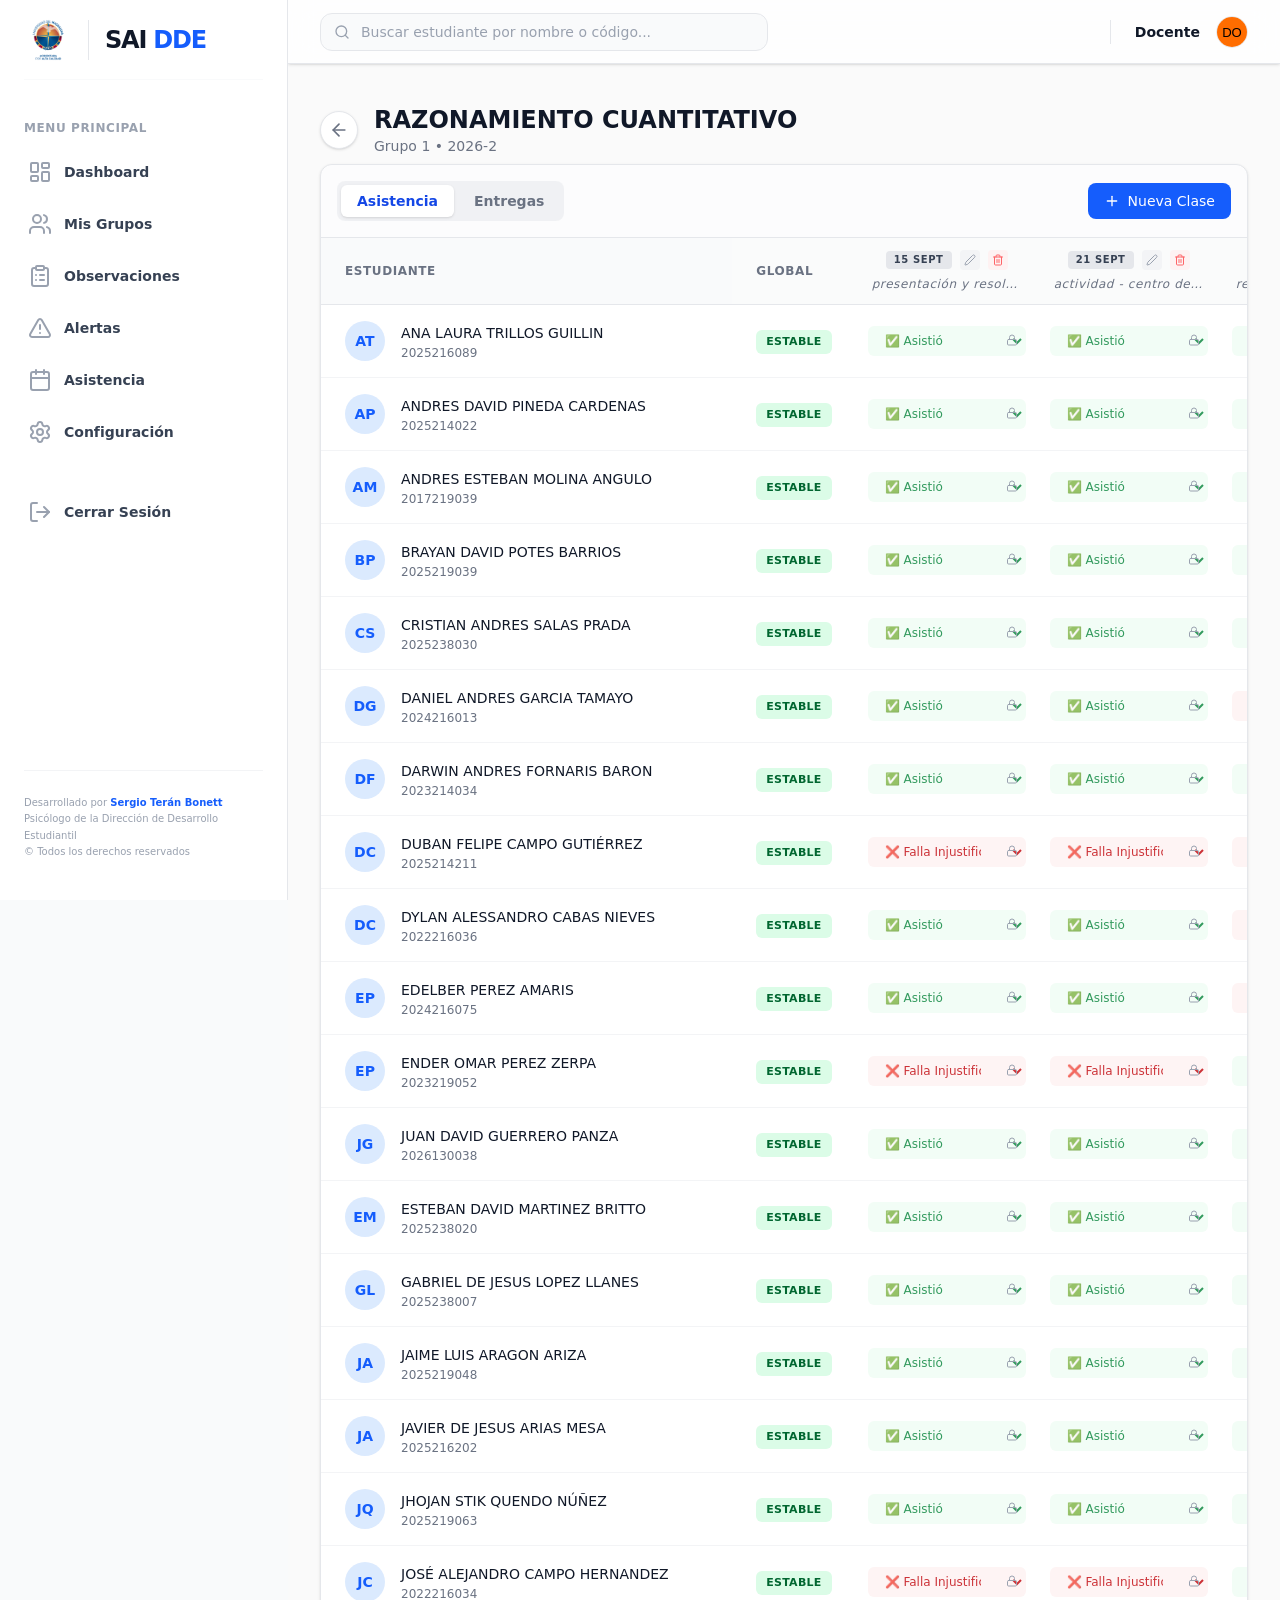
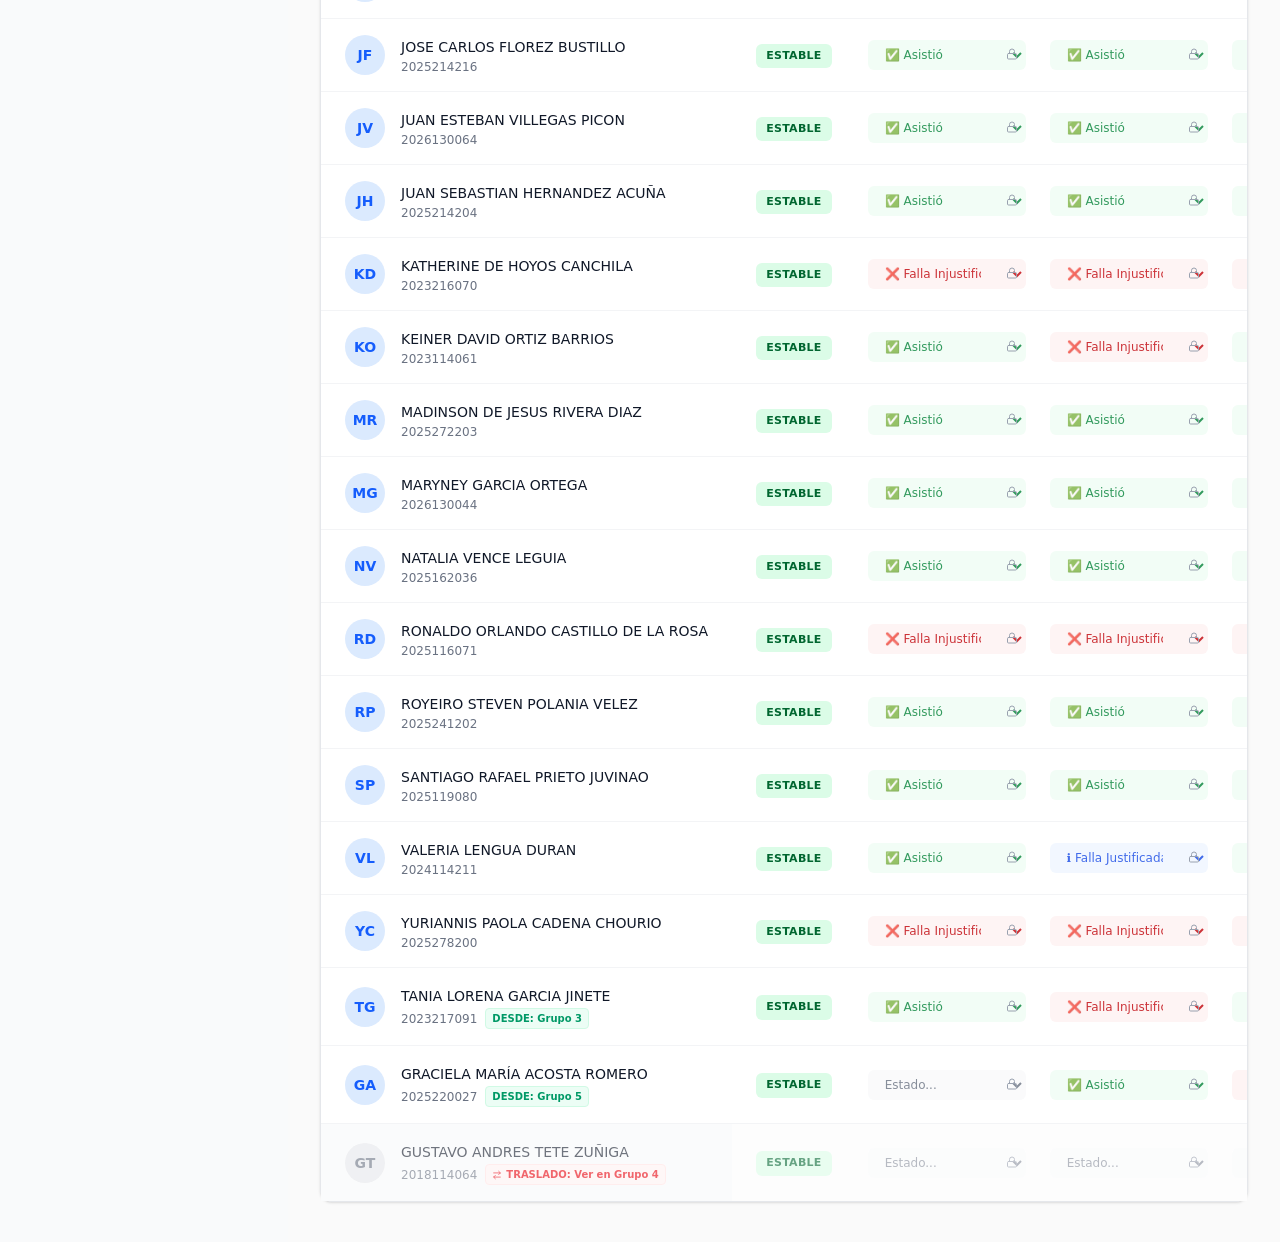
<file: index.html.htm>
<!DOCTYPE html>
<html lang="es"><head>
<meta http-equiv="content-type" content="text/html; charset=UTF-8"><link rel="preload" href="SAI%20-%20Tablero%20Educativo_files/logo-unimagdalena_i0Pp.png" as="image"><link rel="stylesheet" href="SAI%20-%20Tablero%20Educativo_files/3f5xeg5xek5y-_i0Pp.css" data-precedence="next"><link rel="preload" as="script" fetchpriority="low" href="SAI%20-%20Tablero%20Educativo_files/310vm2bl3xxpt_i0Pp.js"><script src="SAI%20-%20Tablero%20Educativo_files/1c6aptmytnu6q_i0Pp.js" async=""></script><script src="SAI%20-%20Tablero%20Educativo_files/27t_qfc-3_lzs_i0Pp.js" async=""></script><script src="SAI%20-%20Tablero%20Educativo_files/22i2p74cq58ff_i0Pp.js" async=""></script><script src="SAI%20-%20Tablero%20Educativo_files/0ay527mnq1105_i0Pp.js" async=""></script><script src="SAI%20-%20Tablero%20Educativo_files/turbopack-1_bn9mh3hkc7g_i0Pp.js" async=""></script><script src="SAI%20-%20Tablero%20Educativo_files/3fntmmi971322_i0Pp.js" async=""></script><script src="SAI%20-%20Tablero%20Educativo_files/0cz1d0mv5g_q7_i0Pp.js" nomodule=""></script><script src="SAI%20-%20Tablero%20Educativo_files/1bt2e_xfnwd60_i0Pp.js"></script><script src="SAI%20-%20Tablero%20Educativo_files/21_xoqq_31q2u_i0Pp.js"></script><script src="SAI%20-%20Tablero%20Educativo_files/2gtchrm4rr2--_i0Pp.js"></script><script src="SAI%20-%20Tablero%20Educativo_files/0fjfhf6gum-rw_i0Pp.js"></script><script src="SAI%20-%20Tablero%20Educativo_files/1h07ze2-jeyrw_i0Pp.js"></script><script src="SAI%20-%20Tablero%20Educativo_files/1bt2e_xfnwd60_i0Pp.js" async=""></script><script src="SAI%20-%20Tablero%20Educativo_files/21_xoqq_31q2u_i0Pp.js" async=""></script><script src="SAI%20-%20Tablero%20Educativo_files/2gtchrm4rr2--_i0Pp.js" async=""></script><script src="SAI%20-%20Tablero%20Educativo_files/0fjfhf6gum-rw_i0Pp.js" async=""></script><script src="SAI%20-%20Tablero%20Educativo_files/1h07ze2-jeyrw_i0Pp.js" async=""></script><script src="SAI%20-%20Tablero%20Educativo_files/0476j8-tx8-0i_i0Pp.js"></script><script src="SAI%20-%20Tablero%20Educativo_files/0476j8-tx8-0i_i0Pp.js" async=""></script><script src="SAI%20-%20Tablero%20Educativo_files/04xkl_q4w2xcy_i0Pp.js"></script><script src="SAI%20-%20Tablero%20Educativo_files/04xkl_q4w2xcy_i0Pp.js" async=""></script><meta charset="utf-8"><meta name="viewport" content="width=device-width, initial-scale=1"><title>SAI - Tablero Educativo</title><meta name="description" content="Sistema de Seguimiento Educativo del Semestre de Acompañamiento Integral"><link rel="icon" href="https://sai.nevorasystem.cloud/favicon.ico?favicon.2vob68tjqpejf.ico" sizes="256x256" type="image/x-icon"></head><body class="antialiased" style="overflow: unset;"><!--$--><!--/$--><script src="SAI%20-%20Tablero%20Educativo_files/310vm2bl3xxpt_i0Pp.js" id="_R_" async=""></script><script>(self.__next_f=self.__next_f||[]).push([0])</script><script>self.__next_f.push([1,"1:\"$Sreact.fragment\"\n2:I[39756,[\"/_next/static/chunks/3fntmmi971322.js\"],\"default\"]\n3:I[37457,[\"/_next/static/chunks/3fntmmi971322.js\"],\"default\"]\n5:I[97367,[\"/_next/static/chunks/3fntmmi971322.js\"],\"OutletBoundary\"]\n6:\"$Sreact.suspense\"\n9:I[97367,[\"/_next/static/chunks/3fntmmi971322.js\"],\"ViewportBoundary\"]\nb:I[97367,[\"/_next/static/chunks/3fntmmi971322.js\"],\"MetadataBoundary\"]\nd:I[68027,[\"/_next/static/chunks/3fntmmi971322.js\"],\"default\",1]\n:HL[\"/_next/static/chunks/3f5xeg5xek5y-.css\",\"style\"]\n8:X\n0:{\"P\":null,\"c\":[\"\",\"login\"],\"q\":\"\",\"i\":false,\"f\":[[[\"\",{\"children\":[\"login\",{\"children\":[\"__PAGE__\",{},\"$undefined\",\"$undefined\",4096]},\"$undefined\",\"$undefined\",4096]},\"$undefined\",\"$undefined\",4112],[[\"$\",\"$1\",\"c\",{\"children\":[[[\"$\",\"link\",\"0\",{\"rel\":\"stylesheet\",\"href\":\"/_next/static/chunks/3f5xeg5xek5y-.css\",\"precedence\":\"next\",\"crossOrigin\":\"$undefined\",\"nonce\":\"$undefined\"}],[\"$\",\"script\",\"script-0\",{\"src\":\"/_next/static/chunks/3fntmmi971322.js\",\"async\":true,\"nonce\":\"$undefined\"}]],[\"$\",\"html\",null,{\"lang\":\"es\",\"children\":[\"$\",\"body\",null,{\"className\":\"antialiased\",\"children\":[\"$\",\"$L2\",null,{\"parallelRouterKey\":\"children\",\"error\":\"$undefined\",\"errorStyles\":\"$undefined\",\"errorScripts\":\"$undefined\",\"template\":[\"$\",\"$L3\",null,{}],\"templateStyles\":\"$undefined\",\"templateScripts\":\"$undefined\",\"notFound\":[[[\"$\",\"title\",null,{\"children\":\"404: This page could not be found.\"}],[\"$\",\"div\",null,{\"style\":{\"fontFamily\":\"system-ui,\\\"Segoe UI\\\",Roboto,Helvetica,Arial,sans-serif,\\\"Apple Color Emoji\\\",\\\"Segoe UI Emoji\\\"\",\"height\":\"100vh\",\"textAlign\":\"center\",\"display\":\"flex\",\"flexDirection\":\"column\",\"alignItems\":\"center\",\"justifyContent\":\"center\"},\"children\":[\"$\",\"div\",null,{\"children\":[[\"$\",\"style\",null,{\"dangerouslySetInnerHTML\":{\"__html\":\"body{color:#000;background:#fff;margin:0}.next-error-h1{border-right:1px solid rgba(0,0,0,.3)}@media (prefers-color-scheme:dark){body{color:#fff;background:#000}.next-error-h1{border-right:1px solid rgba(255,255,255,.3)}}\"}}],[\"$\",\"h1\",null,{\"className\":\"next-error-h1\",\"style\":{\"display\":\"inline-block\",\"margin\":\"0 20px 0 0\",\"padding\":\"0 23px 0 0\",\"fontSize\":24,\"fontWeight\":500,\"verticalAlign\":\"top\",\"lineHeight\":\"49px\"},\"children\":404}],[\"$\",\"div\",null,{\"style\":{\"display\":\"inline-block\"},\"children\":[\"$\",\"h2\",null,{\"style\":{\"fontSize\":14,\"fontWeight\":400,\"lineHeight\":\"49px\",\"margin\":0},\"children\":\"This page could not be found.\"}]}]]}]}]],[]],\"forbidden\":\"$undefined\",\"unauthorized\":\"$undefined\"}]}]}]]}],{\"children\":[[\"$\",\"$1\",\"c\",{\"children\":[null,[\"$\",\"$L2\",null,{\"parallelRouterKey\":\"children\",\"error\":\"$undefined\",\"errorStyles\":\"$undefined\",\"errorScripts\":\"$undefined\",\"template\":[\"$\",\"$L3\",null,{}],\"templateStyles\":\"$undefined\",\"templateScripts\":\"$undefined\",\"notFound\":\"$undefined\",\"forbidden\":\"$undefined\",\"unauthorized\":\"$undefined\"}]]}],{\"children\":[[\"$\",\"$1\",\"c\",{\"children\":[\"$L4\",null,[\"$\",\"$L5\",null,{\"children\":[\"$\",\"$6\",null,{\"name\":\"Next.MetadataOutlet\",\"children\":\"$@7\"}]}]]}],{},null,false,null]},null,false,\"$8\"]},null,false,null],[\"$\",\"$1\",\"h\",{\"children\":[null,[\"$\",\"$L9\",null,{\"children\":\"$La\"}],[\"$\",\"div\",null,{\"hidden\":true,\"children\":[\"$\",\"$Lb\",null,{\"children\":[\"$\",\"$6\",null,{\"name\":\"Next.Metadata\",\"children\":\"$Lc\"}]}]}],null]}],false]],\"m\":\"$undefined\",\"G\":[\"$d\",[[\"$\",\"link\",\"0\",{\"rel\":\"stylesheet\",\"href\":\"/_next/static/chunks/3f5xeg5xek5y-.css\",\"precedence\":\"next\",\"crossOrigin\":\"$undefined\",\"nonce\":\"$undefined\"}]]],\"S\":false,\"h\":null,\"r\":\"$undefined\",\"s\":\"$undefined\",\"a\":\"$undefined\",\"l\":\"$undefined\",\"p\":\"$undefined\",\"d\":\"$undefined\",\"b\":\"pdz_08MRhfQkHt3iBEJBd\"}\n:HL[\"/logo-unimagdalena.png\",\"image\"]\n8:C\ne:{\"id\":\"40f2ccf7916de8b85646a1671f1244c6c0b65fc873\",\"bound\":null}\n4:[\"$\",\"div\",null,{\"className\":\"flex items-center justify-center min-h-screen bg-gray-50\",\"children\":[\"$\",\"div\",null,{\"className\":\"w-full max-w-md p-8 space-y-8 bg-white rounded-3xl shadow-2xl border border-gray-100\",\"children\":[[\"$\",\"div\",null,{\"className\":\"text-center space-y-4\",\"children\":[[\"$\",\"div\",null,{\"className\":\"flex justify-center\",\"children\":[\"$\",\"img\",null,{\"src\":\"/logo-unimagdalena.png\",\"alt\":\"Logo Unimagdalena\",\"className\":\"h-24 w-auto drop-shadow-sm\"}]}],[\"$\",\"div\",null,{\"children\":[[\"$\",\"h1\",null,{\"className\":\"text-4xl font-black text-gray-900 tracking-tighter\",\"children\":[\"SAI \",[\"$\",\"span\",null,{\"className\":\"text-blue-600\",\"children\":\"DDE\"}]]}],[\"$\",\"p\",null,{\"className\":\"mt-2 text-sm font-medium text-gray-500 uppercase tracking-widest\",\"children\":\"Semestre de Acompañamiento Integral\"}]]}]]}],[\"$\",\"form\",null,{\"className\":\"mt-8 space-y-6\",\"action\":\"$he\",\"children\":[[\"$\",\"div\",null,{\"className\":\"space-y-4\",\"children\":[[\"$\",\"div\",null,{\"children\":[[\"$\",\"label\",null,{\"htmlFor\":\"email\",\"className\":\"block text-sm font-medium text-gray-700\",\"children\":\"Correo Electrónico\"}],[\"$\",\"input\",null,{\"id\":\"email\",\"name\":\"email\",\"type\":\"email\",\"autoComplete\":\"email\",\"required\":true,\"className\":\"w-full px-3 py-2 mt-1 border border-gray-300 rounded-lg focus:outline-none focus:ring-2 focus:ring-blue-500 focus:border-blue-500\",\"placeholder\":\"docente@unimagdalena.edu.co\"}]]}],[\"$\",\"div\",null,{\"children\":[[\"$\",\"label\",null,{\"htmlFor\":\"password\",\"className\":\"block text-sm font-medium text-gray-700\",\"children\":\"Contraseña\"}],[\"$\",\"input\",null,{\"id\":\"password\",\"name\":\"password\",\"type\":\"password\",\"autoComplete\":\"current-password\",\"required\":true,\"className\":\"w-full px-3 py-2 mt-1 border border-gray-300 rounded-lg focus:outline-none focus:ring-2 focus:ring-blue-500 focus:border-blue-500\"}]]}]]}],\"$undefined\",[\"$\",\"div\",null,{\"children\":[\"$\",\"button\",null,{\"type\":\"submit\",\"className\":\"relative flex justify-center w-full px-4 py-2 text-sm font-medium text-white bg-blue-600 border border-transparent rounded-lg group hover:bg-blue-700 focus:outline-none focus:ring-2 focus:ring-offset-2 focus:ring-blue-500 transition-colors\",\"children\":\"Iniciar Sesión\"}]}]]}]]}]}]\na:[[\"$\",\"meta\",\"0\",{\"charSet\":\"utf-8\"}],[\"$\",\"meta\",\"1\",{\"name\":\"viewport\",\"content\":\"width=device-width, initial-scale=1\"}]]\nf:I[27201,[\"/_next/static/chunks/3fntmmi971322.js\"],\"IconMark\"]\n7:null\nc:[[\"$\",\"title\",\"0\",{\"children\":\"SAI - Tablero Educativo\"}],[\"$\",\"meta\",\"1\",{\"name\":\"description\",\"content\":\"Sistema de Seguimiento Educativo del Semestre de Acompañamiento Integral\"}],[\"$\",\"link\",\"2\",{\"rel\":\"icon\",\"href\":\"/favicon.ico?favicon.2vob68tjqpejf.ico\",\"sizes\":\"256x256\",\"type\":\"image/x-icon\"}],[\"$\",\"$Lf\",\"3\",{}]]\n"])</script><next-route-announcer style="position: absolute;"></next-route-announcer><div hidden=""></div><div><div class="hidden lg:fixed lg:inset-y-0 lg:z-50 lg:flex lg:w-72 lg:flex-col border-r border-gray-200"><div class="flex grow flex-col gap-y-5 overflow-y-auto bg-white px-6 pb-4"><div class="flex h-20 shrink-0 items-center gap-3 border-b border-gray-50 mb-4"><img alt="Logo Unimagdalena" class="h-12 w-auto" src="SAI%20-%20Tablero%20Educativo_files/logo-unimagdalena_i0Pp.png"><div class="h-10 w-px bg-gray-200 mx-1"></div><h1 class="text-2xl font-black text-gray-900 tracking-tighter">SAI <span class="text-blue-600">DDE</span></h1></div><nav class="flex flex-1 flex-col"><ul role="list" class="flex flex-1 flex-col gap-y-7"><li><div class="text-xs font-semibold leading-6 text-gray-400 uppercase tracking-wider mb-2">Menu Principal</div><ul role="list" class="-mx-2 space-y-1"><li><a class="text-gray-700 hover:bg-gray-50 hover:text-blue-600 group flex gap-x-3 rounded-xl p-3 text-sm font-semibold leading-6 transition-all duration-200" href="https://sai.nevorasystem.cloud/"><svg xmlns="http://www.w3.org/2000/svg" width="24" height="24" viewBox="0 0 24 24" fill="none" stroke="currentColor" stroke-width="2" stroke-linecap="round" stroke-linejoin="round" class="lucide lucide-layout-dashboard text-gray-400 group-hover:text-blue-600 h-6 w-6 shrink-0 transition-colors" aria-hidden="true"><rect width="7" height="9" x="3" y="3" rx="1"></rect><rect width="7" height="5" x="14" y="3" rx="1"></rect><rect width="7" height="9" x="14" y="12" rx="1"></rect><rect width="7" height="5" x="3" y="16" rx="1"></rect></svg>Dashboard</a></li><li><a class="text-gray-700 hover:bg-gray-50 hover:text-blue-600 group flex gap-x-3 rounded-xl p-3 text-sm font-semibold leading-6 transition-all duration-200" href="https://sai.nevorasystem.cloud/grupos"><svg xmlns="http://www.w3.org/2000/svg" width="24" height="24" viewBox="0 0 24 24" fill="none" stroke="currentColor" stroke-width="2" stroke-linecap="round" stroke-linejoin="round" class="lucide lucide-users text-gray-400 group-hover:text-blue-600 h-6 w-6 shrink-0 transition-colors" aria-hidden="true"><path d="M16 21v-2a4 4 0 0 0-4-4H6a4 4 0 0 0-4 4v2"></path><path d="M16 3.128a4 4 0 0 1 0 7.744"></path><path d="M22 21v-2a4 4 0 0 0-3-3.87"></path><circle cx="9" cy="7" r="4"></circle></svg>Mis Grupos</a></li><li><a class="text-gray-700 hover:bg-gray-50 hover:text-blue-600 group flex gap-x-3 rounded-xl p-3 text-sm font-semibold leading-6 transition-all duration-200" href="https://sai.nevorasystem.cloud/observaciones"><svg xmlns="http://www.w3.org/2000/svg" width="24" height="24" viewBox="0 0 24 24" fill="none" stroke="currentColor" stroke-width="2" stroke-linecap="round" stroke-linejoin="round" class="lucide lucide-clipboard-list text-gray-400 group-hover:text-blue-600 h-6 w-6 shrink-0 transition-colors" aria-hidden="true"><rect width="8" height="4" x="8" y="2" rx="1" ry="1"></rect><path d="M16 4h2a2 2 0 0 1 2 2v14a2 2 0 0 1-2 2H6a2 2 0 0 1-2-2V6a2 2 0 0 1 2-2h2"></path><path d="M12 11h4"></path><path d="M12 16h4"></path><path d="M8 11h.01"></path><path d="M8 16h.01"></path></svg>Observaciones</a></li><li><a class="text-gray-700 hover:bg-gray-50 hover:text-blue-600 group flex gap-x-3 rounded-xl p-3 text-sm font-semibold leading-6 transition-all duration-200" href="https://sai.nevorasystem.cloud/alertas"><svg xmlns="http://www.w3.org/2000/svg" width="24" height="24" viewBox="0 0 24 24" fill="none" stroke="currentColor" stroke-width="2" stroke-linecap="round" stroke-linejoin="round" class="lucide lucide-triangle-alert text-gray-400 group-hover:text-blue-600 h-6 w-6 shrink-0 transition-colors" aria-hidden="true"><path d="m21.73 18-8-14a2 2 0 0 0-3.48 0l-8 14A2 2 0 0 0 4 21h16a2 2 0 0 0 1.73-3"></path><path d="M12 9v4"></path><path d="M12 17h.01"></path></svg>Alertas</a></li><li><a class="text-gray-700 hover:bg-gray-50 hover:text-blue-600 group flex gap-x-3 rounded-xl p-3 text-sm font-semibold leading-6 transition-all duration-200" href="https://sai.nevorasystem.cloud/asistencia"><svg xmlns="http://www.w3.org/2000/svg" width="24" height="24" viewBox="0 0 24 24" fill="none" stroke="currentColor" stroke-width="2" stroke-linecap="round" stroke-linejoin="round" class="lucide lucide-calendar text-gray-400 group-hover:text-blue-600 h-6 w-6 shrink-0 transition-colors" aria-hidden="true"><path d="M8 2v4"></path><path d="M16 2v4"></path><rect width="18" height="18" x="3" y="4" rx="2"></rect><path d="M3 10h18"></path></svg>Asistencia</a></li><li><a class="text-gray-700 hover:bg-gray-50 hover:text-blue-600 group flex gap-x-3 rounded-xl p-3 text-sm font-semibold leading-6 transition-all duration-200" href="https://sai.nevorasystem.cloud/settings"><svg xmlns="http://www.w3.org/2000/svg" width="24" height="24" viewBox="0 0 24 24" fill="none" stroke="currentColor" stroke-width="2" stroke-linecap="round" stroke-linejoin="round" class="lucide lucide-settings text-gray-400 group-hover:text-blue-600 h-6 w-6 shrink-0 transition-colors" aria-hidden="true"><path d="M9.671 4.136a2.34 2.34 0 0 1 4.659 0 2.34 2.34 0 0 0 3.319 1.915 2.34 2.34 0 0 1 2.33 4.033 2.34 2.34 0 0 0 0 3.831 2.34 2.34 0 0 1-2.33 4.033 2.34 2.34 0 0 0-3.319 1.915 2.34 2.34 0 0 1-4.659 0 2.34 2.34 0 0 0-3.32-1.915 2.34 2.34 0 0 1-2.33-4.033 2.34 2.34 0 0 0 0-3.831A2.34 2.34 0 0 1 6.35 6.051a2.34 2.34 0 0 0 3.319-1.915"></path><circle cx="12" cy="12" r="3"></circle></svg>Configuración</a></li><li class="mt-8"><button class="group flex w-full gap-x-3 rounded-xl p-3 text-sm font-semibold leading-6 text-gray-700 hover:bg-gray-50 hover:text-red-600 transition-all duration-200"><svg xmlns="http://www.w3.org/2000/svg" width="24" height="24" viewBox="0 0 24 24" fill="none" stroke="currentColor" stroke-width="2" stroke-linecap="round" stroke-linejoin="round" class="lucide lucide-log-out h-6 w-6 shrink-0 text-gray-400 group-hover:text-red-600 transition-colors" aria-hidden="true"><path d="m16 17 5-5-5-5"></path><path d="M21 12H9"></path><path d="M9 21H5a2 2 0 0 1-2-2V5a2 2 0 0 1 2-2h4"></path></svg>Cerrar Sesión</button></li></ul></li></ul></nav><div class="mt-auto border-t border-gray-100 py-6"><p class="text-[10px] font-medium text-gray-400 leading-relaxed group-hover:text-gray-500 transition-colors">Desarrollado por <span class="text-blue-600 font-bold">Sergio Terán Bonett</span><br>Psicólogo de la Dirección de Desarrollo Estudiantil<br>© Todos los derechos reservados</p></div></div></div><div class="lg:pl-72 flex flex-col min-h-screen"><div class="sticky top-0 z-40 flex h-16 shrink-0 items-center gap-x-4 border-b border-gray-200 bg-white/80 backdrop-blur-md px-4 shadow-sm sm:gap-x-6 sm:px-6 lg:px-8"><button type="button" class="-m-2.5 p-2.5 text-gray-700 lg:hidden"><span class="sr-only">Abrir sidebar</span><svg xmlns="http://www.w3.org/2000/svg" width="24" height="24" viewBox="0 0 24 24" fill="none" stroke="currentColor" stroke-width="2" stroke-linecap="round" stroke-linejoin="round" class="lucide lucide-menu h-6 w-6" aria-hidden="true"><path d="M4 5h16"></path><path d="M4 12h16"></path><path d="M4 19h16"></path></svg></button><div class="flex flex-1 gap-x-4 self-stretch lg:gap-x-6"><div class="flex flex-1 items-center"><div class="relative w-full max-w-md"><div class="relative group"><div class="absolute inset-y-0 left-0 flex items-center pl-3.5 pointer-events-none"><svg xmlns="http://www.w3.org/2000/svg" width="24" height="24" viewBox="0 0 24 24" fill="none" stroke="currentColor" stroke-width="2" stroke-linecap="round" stroke-linejoin="round" class="lucide lucide-search w-4 h-4 text-gray-400 group-focus-within:text-blue-500 transition-colors" aria-hidden="true"><path d="m21 21-4.34-4.34"></path><circle cx="11" cy="11" r="8"></circle></svg></div><input placeholder="Buscar estudiante por nombre o código..." class="block w-full pl-10 pr-4 py-2 text-sm text-gray-950 placeholder-gray-400 bg-gray-50 border border-gray-200 rounded-xl focus:bg-white focus:outline-none focus:ring-2 focus:ring-blue-500/20 focus:border-blue-500 transition-all duration-200" type="text"></div></div></div><div class="flex items-center gap-x-4 lg:gap-x-6"><div class="hidden lg:block lg:h-6 lg:w-px lg:bg-gray-200" aria-hidden="true"></div><div class="flex items-center gap-x-4"><span class="text-sm font-semibold leading-6 text-gray-900 capitalize" aria-hidden="true">docente</span><img class="h-8 w-8 rounded-full bg-gray-50 border border-gray-200" alt="" src="SAI%20-%20Tablero%20Educativo_files/Sin%20t%C3%ADtulo_i0Pp.svg"></div></div></div></div><main class="flex-1 py-10 bg-[#FAFAFA]"><div class="px-4 sm:px-6 lg:px-8 max-w-7xl mx-auto"><div class="space-y-6"><div class="flex items-center gap-4 mb-2"><a class="p-2 text-gray-500 hover:text-gray-900 bg-white rounded-full border border-gray-200 shadow-sm hover:shadow transition-all" href="https://sai.nevorasystem.cloud/grupos"><svg xmlns="http://www.w3.org/2000/svg" width="24" height="24" viewBox="0 0 24 24" fill="none" stroke="currentColor" stroke-width="2" stroke-linecap="round" stroke-linejoin="round" class="lucide lucide-arrow-left w-5 h-5" aria-hidden="true"><path d="m12 19-7-7 7-7"></path><path d="M19 12H5"></path></svg></a><div><h2 class="text-2xl font-bold text-gray-900">RAZONAMIENTO CUANTITATIVO</h2><p class="text-sm text-gray-500">Grupo 1 • 2026-2</p></div></div><div class="bg-white rounded-xl shadow-sm border border-gray-200 flex flex-col h-full w-full"><div class="border-b border-gray-200 bg-gray-50/50 p-4 flex flex-col sm:flex-row sm:items-center justify-between gap-4 rounded-t-xl"><div class="flex items-center gap-1 bg-gray-200/50 p-1 rounded-lg"><button class="px-4 py-1.5 rounded-md text-sm font-semibold transition-colors bg-white text-blue-700 shadow-sm">Asistencia</button><button class="px-4 py-1.5 rounded-md text-sm font-semibold transition-colors text-gray-500 hover:text-gray-700">Entregas</button></div><div class="flex gap-2"><button class="bg-blue-600 text-white px-4 py-2 rounded-lg text-sm font-medium hover:bg-blue-700 transition-colors flex items-center gap-2"><svg xmlns="http://www.w3.org/2000/svg" width="24" height="24" viewBox="0 0 24 24" fill="none" stroke="currentColor" stroke-width="2" stroke-linecap="round" stroke-linejoin="round" class="lucide lucide-plus w-4 h-4" aria-hidden="true"><path d="M5 12h14"></path><path d="M12 5v14"></path></svg> Nueva Clase</button></div></div><div class="overflow-x-auto w-full"><table class="min-w-full divide-y divide-gray-200"><thead class="bg-gray-50/80"><tr><th scope="col" class="px-6 py-4 text-left text-xs font-semibold text-gray-500 uppercase tracking-wider sticky left-0 z-10 bg-gray-50/90 shadow-[2px_0_5px_-2px_rgba(0,0,0,0.1)] min-w-[250px]">Estudiante</th><th scope="col" class="px-6 py-4 text-left text-xs font-semibold text-gray-500 uppercase tracking-wider min-w-[120px]">Global</th><th scope="col" class="px-4 py-3 text-center text-xs font-semibold text-gray-500 uppercase tracking-wider min-w-[170px]" title="Presentación y resolución de problemas "><div class="flex flex-col items-center gap-1.5"><div class="flex items-center gap-2"><span class="bg-gray-200 text-gray-700 px-2 py-0.5 rounded text-[10px]">15 sept</span><button class="p-1 rounded transition-colors bg-gray-100 text-gray-400 hover:bg-gray-200 hover:text-gray-600" title="Modificar columna"><svg xmlns="http://www.w3.org/2000/svg" width="24" height="24" viewBox="0 0 24 24" fill="none" stroke="currentColor" stroke-width="2" stroke-linecap="round" stroke-linejoin="round" class="lucide lucide-pen w-3 h-3" aria-hidden="true"><path d="M21.174 6.812a1 1 0 0 0-3.986-3.987L3.842 16.174a2 2 0 0 0-.5.83l-1.321 4.352a.5.5 0 0 0 .623.622l4.353-1.32a2 2 0 0 0 .83-.497z"></path></svg></button><button class="p-1 rounded bg-red-50 text-red-400 hover:bg-red-100 hover:text-red-600 transition-colors" title="Eliminar sesión"><svg xmlns="http://www.w3.org/2000/svg" width="24" height="24" viewBox="0 0 24 24" fill="none" stroke="currentColor" stroke-width="2" stroke-linecap="round" stroke-linejoin="round" class="lucide lucide-trash2 lucide-trash-2 w-3 h-3" aria-hidden="true"><path d="M10 11v6"></path><path d="M14 11v6"></path><path d="M19 6v14a2 2 0 0 1-2 2H7a2 2 0 0 1-2-2V6"></path><path d="M3 6h18"></path><path d="M8 6V4a2 2 0 0 1 2-2h4a2 2 0 0 1 2 2v2"></path></svg></button></div><span class="truncate w-full max-w-[150px] font-normal italic lowercase">Presentación y resolución de problemas </span></div></th><th scope="col" class="px-4 py-3 text-center text-xs font-semibold text-gray-500 uppercase tracking-wider min-w-[170px]" title="Actividad - Centro de cifrado "><div class="flex flex-col items-center gap-1.5"><div class="flex items-center gap-2"><span class="bg-gray-200 text-gray-700 px-2 py-0.5 rounded text-[10px]">21 sept</span><button class="p-1 rounded transition-colors bg-gray-100 text-gray-400 hover:bg-gray-200 hover:text-gray-600" title="Modificar columna"><svg xmlns="http://www.w3.org/2000/svg" width="24" height="24" viewBox="0 0 24 24" fill="none" stroke="currentColor" stroke-width="2" stroke-linecap="round" stroke-linejoin="round" class="lucide lucide-pen w-3 h-3" aria-hidden="true"><path d="M21.174 6.812a1 1 0 0 0-3.986-3.987L3.842 16.174a2 2 0 0 0-.5.83l-1.321 4.352a.5.5 0 0 0 .623.622l4.353-1.32a2 2 0 0 0 .83-.497z"></path></svg></button><button class="p-1 rounded bg-red-50 text-red-400 hover:bg-red-100 hover:text-red-600 transition-colors" title="Eliminar sesión"><svg xmlns="http://www.w3.org/2000/svg" width="24" height="24" viewBox="0 0 24 24" fill="none" stroke="currentColor" stroke-width="2" stroke-linecap="round" stroke-linejoin="round" class="lucide lucide-trash2 lucide-trash-2 w-3 h-3" aria-hidden="true"><path d="M10 11v6"></path><path d="M14 11v6"></path><path d="M19 6v14a2 2 0 0 1-2 2H7a2 2 0 0 1-2-2V6"></path><path d="M3 6h18"></path><path d="M8 6V4a2 2 0 0 1 2-2h4a2 2 0 0 1 2 2v2"></path></svg></button></div><span class="truncate w-full max-w-[150px] font-normal italic lowercase">Actividad - Centro de cifrado </span></div></th><th scope="col" class="px-4 py-3 text-center text-xs font-semibold text-gray-500 uppercase tracking-wider min-w-[170px]" title="Recuento segunda clase y probabilidad "><div class="flex flex-col items-center gap-1.5"><div class="flex items-center gap-2"><span class="bg-gray-200 text-gray-700 px-2 py-0.5 rounded text-[10px]">28 sept</span><button class="p-1 rounded transition-colors bg-gray-100 text-gray-400 hover:bg-gray-200 hover:text-gray-600" title="Modificar columna"><svg xmlns="http://www.w3.org/2000/svg" width="24" height="24" viewBox="0 0 24 24" fill="none" stroke="currentColor" stroke-width="2" stroke-linecap="round" stroke-linejoin="round" class="lucide lucide-pen w-3 h-3" aria-hidden="true"><path d="M21.174 6.812a1 1 0 0 0-3.986-3.987L3.842 16.174a2 2 0 0 0-.5.83l-1.321 4.352a.5.5 0 0 0 .623.622l4.353-1.32a2 2 0 0 0 .83-.497z"></path></svg></button><button class="p-1 rounded bg-red-50 text-red-400 hover:bg-red-100 hover:text-red-600 transition-colors" title="Eliminar sesión"><svg xmlns="http://www.w3.org/2000/svg" width="24" height="24" viewBox="0 0 24 24" fill="none" stroke="currentColor" stroke-width="2" stroke-linecap="round" stroke-linejoin="round" class="lucide lucide-trash2 lucide-trash-2 w-3 h-3" aria-hidden="true"><path d="M10 11v6"></path><path d="M14 11v6"></path><path d="M19 6v14a2 2 0 0 1-2 2H7a2 2 0 0 1-2-2V6"></path><path d="M3 6h18"></path><path d="M8 6V4a2 2 0 0 1 2-2h4a2 2 0 0 1 2 2v2"></path></svg></button></div><span class="truncate w-full max-w-[150px] font-normal italic lowercase">Recuento segunda clase y probabilidad </span></div></th></tr></thead><tbody class="bg-white divide-y divide-gray-100"><tr class="hover:bg-blue-50/30 transition-colors group "><td class="px-6 py-4 whitespace-nowrap sticky left-0 z-10 group-hover:bg-blue-50/10 shadow-[2px_0_5px_-2px_rgba(0,0,0,0.1)] transition-colors bg-white"><div class="flex items-center"><div class="flex-shrink-0 h-10 w-10"><div class="h-10 w-10 rounded-full flex items-center justify-center font-bold text-sm bg-blue-100 text-blue-600">AT</div></div><div class="ml-4"><a class="text-sm font-medium text-gray-900 group-hover:text-blue-700 transition-colors cursor-pointer hover:underline decoration-blue-500 underline-offset-2" href="https://sai.nevorasystem.cloud/estudiantes/25676e31-8c1b-4337-8002-eff6c9fdc061">ANA LAURA TRILLOS GUILLIN</a><div class="flex flex-wrap items-center gap-2"><span class="text-xs text-gray-500">2025216089</span></div></div></div></td><td class="px-6 py-4 whitespace-nowrap"><span class="inline-flex items-center px-2.5 py-1 rounded-md text-[11px] font-semibold tracking-wide uppercase
                                bg-green-100 text-green-800
                            ">estable</span></td><td class="px-3 py-4 whitespace-nowrap text-center"><div class="relative"><select disabled="disabled" class="block w-full text-xs rounded-md border py-1.5 pl-3 pr-7 focus:outline-none transition-colors 
                                              opacity-80 cursor-not-allowed border-transparent
                                            bg-green-50 text-green-700 font-medium
                                        "><option value="" disabled="disabled">Estado...</option><option value="asistio" selected="selected">✅ Asistió</option><option value="tarde">⚠️ Tarde</option><option value="falla_justificada">ℹ️ Falla Justificada</option><option value="falla_injustificada">❌ Falla Injustificada</option></select><svg xmlns="http://www.w3.org/2000/svg" width="24" height="24" viewBox="0 0 24 24" fill="none" stroke="currentColor" stroke-width="2" stroke-linecap="round" stroke-linejoin="round" class="lucide lucide-lock absolute right-2 top-2 w-3 h-3 text-gray-400 pointer-events-none" aria-hidden="true"><rect width="18" height="11" x="3" y="11" rx="2" ry="2"></rect><path d="M7 11V7a5 5 0 0 1 10 0v4"></path></svg></div></td><td class="px-3 py-4 whitespace-nowrap text-center"><div class="relative"><select disabled="disabled" class="block w-full text-xs rounded-md border py-1.5 pl-3 pr-7 focus:outline-none transition-colors 
                                              opacity-80 cursor-not-allowed border-transparent
                                            bg-green-50 text-green-700 font-medium
                                        "><option value="" disabled="disabled">Estado...</option><option value="asistio" selected="selected">✅ Asistió</option><option value="tarde">⚠️ Tarde</option><option value="falla_justificada">ℹ️ Falla Justificada</option><option value="falla_injustificada">❌ Falla Injustificada</option></select><svg xmlns="http://www.w3.org/2000/svg" width="24" height="24" viewBox="0 0 24 24" fill="none" stroke="currentColor" stroke-width="2" stroke-linecap="round" stroke-linejoin="round" class="lucide lucide-lock absolute right-2 top-2 w-3 h-3 text-gray-400 pointer-events-none" aria-hidden="true"><rect width="18" height="11" x="3" y="11" rx="2" ry="2"></rect><path d="M7 11V7a5 5 0 0 1 10 0v4"></path></svg></div></td><td class="px-3 py-4 whitespace-nowrap text-center"><div class="relative"><select disabled="disabled" class="block w-full text-xs rounded-md border py-1.5 pl-3 pr-7 focus:outline-none transition-colors 
                                              opacity-80 cursor-not-allowed border-transparent
                                            bg-green-50 text-green-700 font-medium
                                        "><option value="" disabled="disabled">Estado...</option><option value="asistio" selected="selected">✅ Asistió</option><option value="tarde">⚠️ Tarde</option><option value="falla_justificada">ℹ️ Falla Justificada</option><option value="falla_injustificada">❌ Falla Injustificada</option></select><svg xmlns="http://www.w3.org/2000/svg" width="24" height="24" viewBox="0 0 24 24" fill="none" stroke="currentColor" stroke-width="2" stroke-linecap="round" stroke-linejoin="round" class="lucide lucide-lock absolute right-2 top-2 w-3 h-3 text-gray-400 pointer-events-none" aria-hidden="true"><rect width="18" height="11" x="3" y="11" rx="2" ry="2"></rect><path d="M7 11V7a5 5 0 0 1 10 0v4"></path></svg></div></td></tr><tr class="hover:bg-blue-50/30 transition-colors group "><td class="px-6 py-4 whitespace-nowrap sticky left-0 z-10 group-hover:bg-blue-50/10 shadow-[2px_0_5px_-2px_rgba(0,0,0,0.1)] transition-colors bg-white"><div class="flex items-center"><div class="flex-shrink-0 h-10 w-10"><div class="h-10 w-10 rounded-full flex items-center justify-center font-bold text-sm bg-blue-100 text-blue-600">AP</div></div><div class="ml-4"><a class="text-sm font-medium text-gray-900 group-hover:text-blue-700 transition-colors cursor-pointer hover:underline decoration-blue-500 underline-offset-2" href="https://sai.nevorasystem.cloud/estudiantes/9ee4a259-4be2-4d31-9a2e-aef013057aad">ANDRES DAVID PINEDA CARDENAS</a><div class="flex flex-wrap items-center gap-2"><span class="text-xs text-gray-500">2025214022</span></div></div></div></td><td class="px-6 py-4 whitespace-nowrap"><span class="inline-flex items-center px-2.5 py-1 rounded-md text-[11px] font-semibold tracking-wide uppercase
                                bg-green-100 text-green-800
                            ">estable</span></td><td class="px-3 py-4 whitespace-nowrap text-center"><div class="relative"><select disabled="disabled" class="block w-full text-xs rounded-md border py-1.5 pl-3 pr-7 focus:outline-none transition-colors 
                                              opacity-80 cursor-not-allowed border-transparent
                                            bg-green-50 text-green-700 font-medium
                                        "><option value="" disabled="disabled">Estado...</option><option value="asistio" selected="selected">✅ Asistió</option><option value="tarde">⚠️ Tarde</option><option value="falla_justificada">ℹ️ Falla Justificada</option><option value="falla_injustificada">❌ Falla Injustificada</option></select><svg xmlns="http://www.w3.org/2000/svg" width="24" height="24" viewBox="0 0 24 24" fill="none" stroke="currentColor" stroke-width="2" stroke-linecap="round" stroke-linejoin="round" class="lucide lucide-lock absolute right-2 top-2 w-3 h-3 text-gray-400 pointer-events-none" aria-hidden="true"><rect width="18" height="11" x="3" y="11" rx="2" ry="2"></rect><path d="M7 11V7a5 5 0 0 1 10 0v4"></path></svg></div></td><td class="px-3 py-4 whitespace-nowrap text-center"><div class="relative"><select disabled="disabled" class="block w-full text-xs rounded-md border py-1.5 pl-3 pr-7 focus:outline-none transition-colors 
                                              opacity-80 cursor-not-allowed border-transparent
                                            bg-green-50 text-green-700 font-medium
                                        "><option value="" disabled="disabled">Estado...</option><option value="asistio" selected="selected">✅ Asistió</option><option value="tarde">⚠️ Tarde</option><option value="falla_justificada">ℹ️ Falla Justificada</option><option value="falla_injustificada">❌ Falla Injustificada</option></select><svg xmlns="http://www.w3.org/2000/svg" width="24" height="24" viewBox="0 0 24 24" fill="none" stroke="currentColor" stroke-width="2" stroke-linecap="round" stroke-linejoin="round" class="lucide lucide-lock absolute right-2 top-2 w-3 h-3 text-gray-400 pointer-events-none" aria-hidden="true"><rect width="18" height="11" x="3" y="11" rx="2" ry="2"></rect><path d="M7 11V7a5 5 0 0 1 10 0v4"></path></svg></div></td><td class="px-3 py-4 whitespace-nowrap text-center"><div class="relative"><select disabled="disabled" class="block w-full text-xs rounded-md border py-1.5 pl-3 pr-7 focus:outline-none transition-colors 
                                              opacity-80 cursor-not-allowed border-transparent
                                            bg-green-50 text-green-700 font-medium
                                        "><option value="" disabled="disabled">Estado...</option><option value="asistio" selected="selected">✅ Asistió</option><option value="tarde">⚠️ Tarde</option><option value="falla_justificada">ℹ️ Falla Justificada</option><option value="falla_injustificada">❌ Falla Injustificada</option></select><svg xmlns="http://www.w3.org/2000/svg" width="24" height="24" viewBox="0 0 24 24" fill="none" stroke="currentColor" stroke-width="2" stroke-linecap="round" stroke-linejoin="round" class="lucide lucide-lock absolute right-2 top-2 w-3 h-3 text-gray-400 pointer-events-none" aria-hidden="true"><rect width="18" height="11" x="3" y="11" rx="2" ry="2"></rect><path d="M7 11V7a5 5 0 0 1 10 0v4"></path></svg></div></td></tr><tr class="hover:bg-blue-50/30 transition-colors group "><td class="px-6 py-4 whitespace-nowrap sticky left-0 z-10 group-hover:bg-blue-50/10 shadow-[2px_0_5px_-2px_rgba(0,0,0,0.1)] transition-colors bg-white"><div class="flex items-center"><div class="flex-shrink-0 h-10 w-10"><div class="h-10 w-10 rounded-full flex items-center justify-center font-bold text-sm bg-blue-100 text-blue-600">AM</div></div><div class="ml-4"><a class="text-sm font-medium text-gray-900 group-hover:text-blue-700 transition-colors cursor-pointer hover:underline decoration-blue-500 underline-offset-2" href="https://sai.nevorasystem.cloud/estudiantes/a38048e7-508c-4acc-b1f5-45ef7514488f">ANDRES ESTEBAN MOLINA ANGULO</a><div class="flex flex-wrap items-center gap-2"><span class="text-xs text-gray-500">2017219039</span></div></div></div></td><td class="px-6 py-4 whitespace-nowrap"><span class="inline-flex items-center px-2.5 py-1 rounded-md text-[11px] font-semibold tracking-wide uppercase
                                bg-green-100 text-green-800
                            ">estable</span></td><td class="px-3 py-4 whitespace-nowrap text-center"><div class="relative"><select disabled="disabled" class="block w-full text-xs rounded-md border py-1.5 pl-3 pr-7 focus:outline-none transition-colors 
                                              opacity-80 cursor-not-allowed border-transparent
                                            bg-green-50 text-green-700 font-medium
                                        "><option value="" disabled="disabled">Estado...</option><option value="asistio" selected="selected">✅ Asistió</option><option value="tarde">⚠️ Tarde</option><option value="falla_justificada">ℹ️ Falla Justificada</option><option value="falla_injustificada">❌ Falla Injustificada</option></select><svg xmlns="http://www.w3.org/2000/svg" width="24" height="24" viewBox="0 0 24 24" fill="none" stroke="currentColor" stroke-width="2" stroke-linecap="round" stroke-linejoin="round" class="lucide lucide-lock absolute right-2 top-2 w-3 h-3 text-gray-400 pointer-events-none" aria-hidden="true"><rect width="18" height="11" x="3" y="11" rx="2" ry="2"></rect><path d="M7 11V7a5 5 0 0 1 10 0v4"></path></svg></div></td><td class="px-3 py-4 whitespace-nowrap text-center"><div class="relative"><select disabled="disabled" class="block w-full text-xs rounded-md border py-1.5 pl-3 pr-7 focus:outline-none transition-colors 
                                              opacity-80 cursor-not-allowed border-transparent
                                            bg-green-50 text-green-700 font-medium
                                        "><option value="" disabled="disabled">Estado...</option><option value="asistio" selected="selected">✅ Asistió</option><option value="tarde">⚠️ Tarde</option><option value="falla_justificada">ℹ️ Falla Justificada</option><option value="falla_injustificada">❌ Falla Injustificada</option></select><svg xmlns="http://www.w3.org/2000/svg" width="24" height="24" viewBox="0 0 24 24" fill="none" stroke="currentColor" stroke-width="2" stroke-linecap="round" stroke-linejoin="round" class="lucide lucide-lock absolute right-2 top-2 w-3 h-3 text-gray-400 pointer-events-none" aria-hidden="true"><rect width="18" height="11" x="3" y="11" rx="2" ry="2"></rect><path d="M7 11V7a5 5 0 0 1 10 0v4"></path></svg></div></td><td class="px-3 py-4 whitespace-nowrap text-center"><div class="relative"><select disabled="disabled" class="block w-full text-xs rounded-md border py-1.5 pl-3 pr-7 focus:outline-none transition-colors 
                                              opacity-80 cursor-not-allowed border-transparent
                                            bg-green-50 text-green-700 font-medium
                                        "><option value="" disabled="disabled">Estado...</option><option value="asistio" selected="selected">✅ Asistió</option><option value="tarde">⚠️ Tarde</option><option value="falla_justificada">ℹ️ Falla Justificada</option><option value="falla_injustificada">❌ Falla Injustificada</option></select><svg xmlns="http://www.w3.org/2000/svg" width="24" height="24" viewBox="0 0 24 24" fill="none" stroke="currentColor" stroke-width="2" stroke-linecap="round" stroke-linejoin="round" class="lucide lucide-lock absolute right-2 top-2 w-3 h-3 text-gray-400 pointer-events-none" aria-hidden="true"><rect width="18" height="11" x="3" y="11" rx="2" ry="2"></rect><path d="M7 11V7a5 5 0 0 1 10 0v4"></path></svg></div></td></tr><tr class="hover:bg-blue-50/30 transition-colors group "><td class="px-6 py-4 whitespace-nowrap sticky left-0 z-10 group-hover:bg-blue-50/10 shadow-[2px_0_5px_-2px_rgba(0,0,0,0.1)] transition-colors bg-white"><div class="flex items-center"><div class="flex-shrink-0 h-10 w-10"><div class="h-10 w-10 rounded-full flex items-center justify-center font-bold text-sm bg-blue-100 text-blue-600">BP</div></div><div class="ml-4"><a class="text-sm font-medium text-gray-900 group-hover:text-blue-700 transition-colors cursor-pointer hover:underline decoration-blue-500 underline-offset-2" href="https://sai.nevorasystem.cloud/estudiantes/3d83ab28-c1b5-40a8-a428-e2d0fe8588f6">BRAYAN DAVID POTES BARRIOS</a><div class="flex flex-wrap items-center gap-2"><span class="text-xs text-gray-500">2025219039</span></div></div></div></td><td class="px-6 py-4 whitespace-nowrap"><span class="inline-flex items-center px-2.5 py-1 rounded-md text-[11px] font-semibold tracking-wide uppercase
                                bg-green-100 text-green-800
                            ">estable</span></td><td class="px-3 py-4 whitespace-nowrap text-center"><div class="relative"><select disabled="disabled" class="block w-full text-xs rounded-md border py-1.5 pl-3 pr-7 focus:outline-none transition-colors 
                                              opacity-80 cursor-not-allowed border-transparent
                                            bg-green-50 text-green-700 font-medium
                                        "><option value="" disabled="disabled">Estado...</option><option value="asistio" selected="selected">✅ Asistió</option><option value="tarde">⚠️ Tarde</option><option value="falla_justificada">ℹ️ Falla Justificada</option><option value="falla_injustificada">❌ Falla Injustificada</option></select><svg xmlns="http://www.w3.org/2000/svg" width="24" height="24" viewBox="0 0 24 24" fill="none" stroke="currentColor" stroke-width="2" stroke-linecap="round" stroke-linejoin="round" class="lucide lucide-lock absolute right-2 top-2 w-3 h-3 text-gray-400 pointer-events-none" aria-hidden="true"><rect width="18" height="11" x="3" y="11" rx="2" ry="2"></rect><path d="M7 11V7a5 5 0 0 1 10 0v4"></path></svg></div></td><td class="px-3 py-4 whitespace-nowrap text-center"><div class="relative"><select disabled="disabled" class="block w-full text-xs rounded-md border py-1.5 pl-3 pr-7 focus:outline-none transition-colors 
                                              opacity-80 cursor-not-allowed border-transparent
                                            bg-green-50 text-green-700 font-medium
                                        "><option value="" disabled="disabled">Estado...</option><option value="asistio" selected="selected">✅ Asistió</option><option value="tarde">⚠️ Tarde</option><option value="falla_justificada">ℹ️ Falla Justificada</option><option value="falla_injustificada">❌ Falla Injustificada</option></select><svg xmlns="http://www.w3.org/2000/svg" width="24" height="24" viewBox="0 0 24 24" fill="none" stroke="currentColor" stroke-width="2" stroke-linecap="round" stroke-linejoin="round" class="lucide lucide-lock absolute right-2 top-2 w-3 h-3 text-gray-400 pointer-events-none" aria-hidden="true"><rect width="18" height="11" x="3" y="11" rx="2" ry="2"></rect><path d="M7 11V7a5 5 0 0 1 10 0v4"></path></svg></div></td><td class="px-3 py-4 whitespace-nowrap text-center"><div class="relative"><select disabled="disabled" class="block w-full text-xs rounded-md border py-1.5 pl-3 pr-7 focus:outline-none transition-colors 
                                              opacity-80 cursor-not-allowed border-transparent
                                            bg-green-50 text-green-700 font-medium
                                        "><option value="" disabled="disabled">Estado...</option><option value="asistio" selected="selected">✅ Asistió</option><option value="tarde">⚠️ Tarde</option><option value="falla_justificada">ℹ️ Falla Justificada</option><option value="falla_injustificada">❌ Falla Injustificada</option></select><svg xmlns="http://www.w3.org/2000/svg" width="24" height="24" viewBox="0 0 24 24" fill="none" stroke="currentColor" stroke-width="2" stroke-linecap="round" stroke-linejoin="round" class="lucide lucide-lock absolute right-2 top-2 w-3 h-3 text-gray-400 pointer-events-none" aria-hidden="true"><rect width="18" height="11" x="3" y="11" rx="2" ry="2"></rect><path d="M7 11V7a5 5 0 0 1 10 0v4"></path></svg></div></td></tr><tr class="hover:bg-blue-50/30 transition-colors group "><td class="px-6 py-4 whitespace-nowrap sticky left-0 z-10 group-hover:bg-blue-50/10 shadow-[2px_0_5px_-2px_rgba(0,0,0,0.1)] transition-colors bg-white"><div class="flex items-center"><div class="flex-shrink-0 h-10 w-10"><div class="h-10 w-10 rounded-full flex items-center justify-center font-bold text-sm bg-blue-100 text-blue-600">CS</div></div><div class="ml-4"><a class="text-sm font-medium text-gray-900 group-hover:text-blue-700 transition-colors cursor-pointer hover:underline decoration-blue-500 underline-offset-2" href="https://sai.nevorasystem.cloud/estudiantes/600a502c-9e00-44ee-ab76-718dd9465154">CRISTIAN ANDRES SALAS PRADA</a><div class="flex flex-wrap items-center gap-2"><span class="text-xs text-gray-500">2025238030</span></div></div></div></td><td class="px-6 py-4 whitespace-nowrap"><span class="inline-flex items-center px-2.5 py-1 rounded-md text-[11px] font-semibold tracking-wide uppercase
                                bg-green-100 text-green-800
                            ">estable</span></td><td class="px-3 py-4 whitespace-nowrap text-center"><div class="relative"><select disabled="disabled" class="block w-full text-xs rounded-md border py-1.5 pl-3 pr-7 focus:outline-none transition-colors 
                                              opacity-80 cursor-not-allowed border-transparent
                                            bg-green-50 text-green-700 font-medium
                                        "><option value="" disabled="disabled">Estado...</option><option value="asistio" selected="selected">✅ Asistió</option><option value="tarde">⚠️ Tarde</option><option value="falla_justificada">ℹ️ Falla Justificada</option><option value="falla_injustificada">❌ Falla Injustificada</option></select><svg xmlns="http://www.w3.org/2000/svg" width="24" height="24" viewBox="0 0 24 24" fill="none" stroke="currentColor" stroke-width="2" stroke-linecap="round" stroke-linejoin="round" class="lucide lucide-lock absolute right-2 top-2 w-3 h-3 text-gray-400 pointer-events-none" aria-hidden="true"><rect width="18" height="11" x="3" y="11" rx="2" ry="2"></rect><path d="M7 11V7a5 5 0 0 1 10 0v4"></path></svg></div></td><td class="px-3 py-4 whitespace-nowrap text-center"><div class="relative"><select disabled="disabled" class="block w-full text-xs rounded-md border py-1.5 pl-3 pr-7 focus:outline-none transition-colors 
                                              opacity-80 cursor-not-allowed border-transparent
                                            bg-green-50 text-green-700 font-medium
                                        "><option value="" disabled="disabled">Estado...</option><option value="asistio" selected="selected">✅ Asistió</option><option value="tarde">⚠️ Tarde</option><option value="falla_justificada">ℹ️ Falla Justificada</option><option value="falla_injustificada">❌ Falla Injustificada</option></select><svg xmlns="http://www.w3.org/2000/svg" width="24" height="24" viewBox="0 0 24 24" fill="none" stroke="currentColor" stroke-width="2" stroke-linecap="round" stroke-linejoin="round" class="lucide lucide-lock absolute right-2 top-2 w-3 h-3 text-gray-400 pointer-events-none" aria-hidden="true"><rect width="18" height="11" x="3" y="11" rx="2" ry="2"></rect><path d="M7 11V7a5 5 0 0 1 10 0v4"></path></svg></div></td><td class="px-3 py-4 whitespace-nowrap text-center"><div class="relative"><select disabled="disabled" class="block w-full text-xs rounded-md border py-1.5 pl-3 pr-7 focus:outline-none transition-colors 
                                              opacity-80 cursor-not-allowed border-transparent
                                            bg-green-50 text-green-700 font-medium
                                        "><option value="" disabled="disabled">Estado...</option><option value="asistio" selected="selected">✅ Asistió</option><option value="tarde">⚠️ Tarde</option><option value="falla_justificada">ℹ️ Falla Justificada</option><option value="falla_injustificada">❌ Falla Injustificada</option></select><svg xmlns="http://www.w3.org/2000/svg" width="24" height="24" viewBox="0 0 24 24" fill="none" stroke="currentColor" stroke-width="2" stroke-linecap="round" stroke-linejoin="round" class="lucide lucide-lock absolute right-2 top-2 w-3 h-3 text-gray-400 pointer-events-none" aria-hidden="true"><rect width="18" height="11" x="3" y="11" rx="2" ry="2"></rect><path d="M7 11V7a5 5 0 0 1 10 0v4"></path></svg></div></td></tr><tr class="hover:bg-blue-50/30 transition-colors group "><td class="px-6 py-4 whitespace-nowrap sticky left-0 z-10 group-hover:bg-blue-50/10 shadow-[2px_0_5px_-2px_rgba(0,0,0,0.1)] transition-colors bg-white"><div class="flex items-center"><div class="flex-shrink-0 h-10 w-10"><div class="h-10 w-10 rounded-full flex items-center justify-center font-bold text-sm bg-blue-100 text-blue-600">DG</div></div><div class="ml-4"><a class="text-sm font-medium text-gray-900 group-hover:text-blue-700 transition-colors cursor-pointer hover:underline decoration-blue-500 underline-offset-2" href="https://sai.nevorasystem.cloud/estudiantes/66d7bb5e-0643-4fc2-9447-e1b06490f47f">DANIEL ANDRES GARCIA TAMAYO</a><div class="flex flex-wrap items-center gap-2"><span class="text-xs text-gray-500">2024216013</span></div></div></div></td><td class="px-6 py-4 whitespace-nowrap"><span class="inline-flex items-center px-2.5 py-1 rounded-md text-[11px] font-semibold tracking-wide uppercase
                                bg-green-100 text-green-800
                            ">estable</span></td><td class="px-3 py-4 whitespace-nowrap text-center"><div class="relative"><select disabled="disabled" class="block w-full text-xs rounded-md border py-1.5 pl-3 pr-7 focus:outline-none transition-colors 
                                              opacity-80 cursor-not-allowed border-transparent
                                            bg-green-50 text-green-700 font-medium
                                        "><option value="" disabled="disabled">Estado...</option><option value="asistio" selected="selected">✅ Asistió</option><option value="tarde">⚠️ Tarde</option><option value="falla_justificada">ℹ️ Falla Justificada</option><option value="falla_injustificada">❌ Falla Injustificada</option></select><svg xmlns="http://www.w3.org/2000/svg" width="24" height="24" viewBox="0 0 24 24" fill="none" stroke="currentColor" stroke-width="2" stroke-linecap="round" stroke-linejoin="round" class="lucide lucide-lock absolute right-2 top-2 w-3 h-3 text-gray-400 pointer-events-none" aria-hidden="true"><rect width="18" height="11" x="3" y="11" rx="2" ry="2"></rect><path d="M7 11V7a5 5 0 0 1 10 0v4"></path></svg></div></td><td class="px-3 py-4 whitespace-nowrap text-center"><div class="relative"><select disabled="disabled" class="block w-full text-xs rounded-md border py-1.5 pl-3 pr-7 focus:outline-none transition-colors 
                                              opacity-80 cursor-not-allowed border-transparent
                                            bg-green-50 text-green-700 font-medium
                                        "><option value="" disabled="disabled">Estado...</option><option value="asistio" selected="selected">✅ Asistió</option><option value="tarde">⚠️ Tarde</option><option value="falla_justificada">ℹ️ Falla Justificada</option><option value="falla_injustificada">❌ Falla Injustificada</option></select><svg xmlns="http://www.w3.org/2000/svg" width="24" height="24" viewBox="0 0 24 24" fill="none" stroke="currentColor" stroke-width="2" stroke-linecap="round" stroke-linejoin="round" class="lucide lucide-lock absolute right-2 top-2 w-3 h-3 text-gray-400 pointer-events-none" aria-hidden="true"><rect width="18" height="11" x="3" y="11" rx="2" ry="2"></rect><path d="M7 11V7a5 5 0 0 1 10 0v4"></path></svg></div></td><td class="px-3 py-4 whitespace-nowrap text-center"><div class="relative"><select disabled="disabled" class="block w-full text-xs rounded-md border py-1.5 pl-3 pr-7 focus:outline-none transition-colors 
                                              opacity-80 cursor-not-allowed border-transparent
                                            bg-red-50 text-red-700 font-medium
                                        "><option value="" disabled="disabled">Estado...</option><option value="asistio">✅ Asistió</option><option value="tarde">⚠️ Tarde</option><option value="falla_justificada">ℹ️ Falla Justificada</option><option value="falla_injustificada" selected="selected">❌ Falla Injustificada</option></select><svg xmlns="http://www.w3.org/2000/svg" width="24" height="24" viewBox="0 0 24 24" fill="none" stroke="currentColor" stroke-width="2" stroke-linecap="round" stroke-linejoin="round" class="lucide lucide-lock absolute right-2 top-2 w-3 h-3 text-gray-400 pointer-events-none" aria-hidden="true"><rect width="18" height="11" x="3" y="11" rx="2" ry="2"></rect><path d="M7 11V7a5 5 0 0 1 10 0v4"></path></svg></div></td></tr><tr class="hover:bg-blue-50/30 transition-colors group "><td class="px-6 py-4 whitespace-nowrap sticky left-0 z-10 group-hover:bg-blue-50/10 shadow-[2px_0_5px_-2px_rgba(0,0,0,0.1)] transition-colors bg-white"><div class="flex items-center"><div class="flex-shrink-0 h-10 w-10"><div class="h-10 w-10 rounded-full flex items-center justify-center font-bold text-sm bg-blue-100 text-blue-600">DF</div></div><div class="ml-4"><a class="text-sm font-medium text-gray-900 group-hover:text-blue-700 transition-colors cursor-pointer hover:underline decoration-blue-500 underline-offset-2" href="https://sai.nevorasystem.cloud/estudiantes/b68f5c89-fe3c-4167-97b0-d7f918c55a9c">DARWIN ANDRES FORNARIS BARON</a><div class="flex flex-wrap items-center gap-2"><span class="text-xs text-gray-500">2023214034</span></div></div></div></td><td class="px-6 py-4 whitespace-nowrap"><span class="inline-flex items-center px-2.5 py-1 rounded-md text-[11px] font-semibold tracking-wide uppercase
                                bg-green-100 text-green-800
                            ">estable</span></td><td class="px-3 py-4 whitespace-nowrap text-center"><div class="relative"><select disabled="disabled" class="block w-full text-xs rounded-md border py-1.5 pl-3 pr-7 focus:outline-none transition-colors 
                                              opacity-80 cursor-not-allowed border-transparent
                                            bg-green-50 text-green-700 font-medium
                                        "><option value="" disabled="disabled">Estado...</option><option value="asistio" selected="selected">✅ Asistió</option><option value="tarde">⚠️ Tarde</option><option value="falla_justificada">ℹ️ Falla Justificada</option><option value="falla_injustificada">❌ Falla Injustificada</option></select><svg xmlns="http://www.w3.org/2000/svg" width="24" height="24" viewBox="0 0 24 24" fill="none" stroke="currentColor" stroke-width="2" stroke-linecap="round" stroke-linejoin="round" class="lucide lucide-lock absolute right-2 top-2 w-3 h-3 text-gray-400 pointer-events-none" aria-hidden="true"><rect width="18" height="11" x="3" y="11" rx="2" ry="2"></rect><path d="M7 11V7a5 5 0 0 1 10 0v4"></path></svg></div></td><td class="px-3 py-4 whitespace-nowrap text-center"><div class="relative"><select disabled="disabled" class="block w-full text-xs rounded-md border py-1.5 pl-3 pr-7 focus:outline-none transition-colors 
                                              opacity-80 cursor-not-allowed border-transparent
                                            bg-green-50 text-green-700 font-medium
                                        "><option value="" disabled="disabled">Estado...</option><option value="asistio" selected="selected">✅ Asistió</option><option value="tarde">⚠️ Tarde</option><option value="falla_justificada">ℹ️ Falla Justificada</option><option value="falla_injustificada">❌ Falla Injustificada</option></select><svg xmlns="http://www.w3.org/2000/svg" width="24" height="24" viewBox="0 0 24 24" fill="none" stroke="currentColor" stroke-width="2" stroke-linecap="round" stroke-linejoin="round" class="lucide lucide-lock absolute right-2 top-2 w-3 h-3 text-gray-400 pointer-events-none" aria-hidden="true"><rect width="18" height="11" x="3" y="11" rx="2" ry="2"></rect><path d="M7 11V7a5 5 0 0 1 10 0v4"></path></svg></div></td><td class="px-3 py-4 whitespace-nowrap text-center"><div class="relative"><select disabled="disabled" class="block w-full text-xs rounded-md border py-1.5 pl-3 pr-7 focus:outline-none transition-colors 
                                              opacity-80 cursor-not-allowed border-transparent
                                            bg-green-50 text-green-700 font-medium
                                        "><option value="" disabled="disabled">Estado...</option><option value="asistio" selected="selected">✅ Asistió</option><option value="tarde">⚠️ Tarde</option><option value="falla_justificada">ℹ️ Falla Justificada</option><option value="falla_injustificada">❌ Falla Injustificada</option></select><svg xmlns="http://www.w3.org/2000/svg" width="24" height="24" viewBox="0 0 24 24" fill="none" stroke="currentColor" stroke-width="2" stroke-linecap="round" stroke-linejoin="round" class="lucide lucide-lock absolute right-2 top-2 w-3 h-3 text-gray-400 pointer-events-none" aria-hidden="true"><rect width="18" height="11" x="3" y="11" rx="2" ry="2"></rect><path d="M7 11V7a5 5 0 0 1 10 0v4"></path></svg></div></td></tr><tr class="hover:bg-blue-50/30 transition-colors group "><td class="px-6 py-4 whitespace-nowrap sticky left-0 z-10 group-hover:bg-blue-50/10 shadow-[2px_0_5px_-2px_rgba(0,0,0,0.1)] transition-colors bg-white"><div class="flex items-center"><div class="flex-shrink-0 h-10 w-10"><div class="h-10 w-10 rounded-full flex items-center justify-center font-bold text-sm bg-blue-100 text-blue-600">DC</div></div><div class="ml-4"><a class="text-sm font-medium text-gray-900 group-hover:text-blue-700 transition-colors cursor-pointer hover:underline decoration-blue-500 underline-offset-2" href="https://sai.nevorasystem.cloud/estudiantes/8334907c-e540-4cfe-9997-6068a3412495">DUBAN FELIPE CAMPO GUTIÉRREZ</a><div class="flex flex-wrap items-center gap-2"><span class="text-xs text-gray-500">2025214211</span></div></div></div></td><td class="px-6 py-4 whitespace-nowrap"><span class="inline-flex items-center px-2.5 py-1 rounded-md text-[11px] font-semibold tracking-wide uppercase
                                bg-green-100 text-green-800
                            ">estable</span></td><td class="px-3 py-4 whitespace-nowrap text-center"><div class="relative"><select disabled="disabled" class="block w-full text-xs rounded-md border py-1.5 pl-3 pr-7 focus:outline-none transition-colors 
                                              opacity-80 cursor-not-allowed border-transparent
                                            bg-red-50 text-red-700 font-medium
                                        "><option value="" disabled="disabled">Estado...</option><option value="asistio">✅ Asistió</option><option value="tarde">⚠️ Tarde</option><option value="falla_justificada">ℹ️ Falla Justificada</option><option value="falla_injustificada" selected="selected">❌ Falla Injustificada</option></select><svg xmlns="http://www.w3.org/2000/svg" width="24" height="24" viewBox="0 0 24 24" fill="none" stroke="currentColor" stroke-width="2" stroke-linecap="round" stroke-linejoin="round" class="lucide lucide-lock absolute right-2 top-2 w-3 h-3 text-gray-400 pointer-events-none" aria-hidden="true"><rect width="18" height="11" x="3" y="11" rx="2" ry="2"></rect><path d="M7 11V7a5 5 0 0 1 10 0v4"></path></svg></div></td><td class="px-3 py-4 whitespace-nowrap text-center"><div class="relative"><select disabled="disabled" class="block w-full text-xs rounded-md border py-1.5 pl-3 pr-7 focus:outline-none transition-colors 
                                              opacity-80 cursor-not-allowed border-transparent
                                            bg-red-50 text-red-700 font-medium
                                        "><option value="" disabled="disabled">Estado...</option><option value="asistio">✅ Asistió</option><option value="tarde">⚠️ Tarde</option><option value="falla_justificada">ℹ️ Falla Justificada</option><option value="falla_injustificada" selected="selected">❌ Falla Injustificada</option></select><svg xmlns="http://www.w3.org/2000/svg" width="24" height="24" viewBox="0 0 24 24" fill="none" stroke="currentColor" stroke-width="2" stroke-linecap="round" stroke-linejoin="round" class="lucide lucide-lock absolute right-2 top-2 w-3 h-3 text-gray-400 pointer-events-none" aria-hidden="true"><rect width="18" height="11" x="3" y="11" rx="2" ry="2"></rect><path d="M7 11V7a5 5 0 0 1 10 0v4"></path></svg></div></td><td class="px-3 py-4 whitespace-nowrap text-center"><div class="relative"><select disabled="disabled" class="block w-full text-xs rounded-md border py-1.5 pl-3 pr-7 focus:outline-none transition-colors 
                                              opacity-80 cursor-not-allowed border-transparent
                                            bg-red-50 text-red-700 font-medium
                                        "><option value="" disabled="disabled">Estado...</option><option value="asistio">✅ Asistió</option><option value="tarde">⚠️ Tarde</option><option value="falla_justificada">ℹ️ Falla Justificada</option><option value="falla_injustificada" selected="selected">❌ Falla Injustificada</option></select><svg xmlns="http://www.w3.org/2000/svg" width="24" height="24" viewBox="0 0 24 24" fill="none" stroke="currentColor" stroke-width="2" stroke-linecap="round" stroke-linejoin="round" class="lucide lucide-lock absolute right-2 top-2 w-3 h-3 text-gray-400 pointer-events-none" aria-hidden="true"><rect width="18" height="11" x="3" y="11" rx="2" ry="2"></rect><path d="M7 11V7a5 5 0 0 1 10 0v4"></path></svg></div></td></tr><tr class="hover:bg-blue-50/30 transition-colors group "><td class="px-6 py-4 whitespace-nowrap sticky left-0 z-10 group-hover:bg-blue-50/10 shadow-[2px_0_5px_-2px_rgba(0,0,0,0.1)] transition-colors bg-white"><div class="flex items-center"><div class="flex-shrink-0 h-10 w-10"><div class="h-10 w-10 rounded-full flex items-center justify-center font-bold text-sm bg-blue-100 text-blue-600">DC</div></div><div class="ml-4"><a class="text-sm font-medium text-gray-900 group-hover:text-blue-700 transition-colors cursor-pointer hover:underline decoration-blue-500 underline-offset-2" href="https://sai.nevorasystem.cloud/estudiantes/8bc280da-2f40-4872-ab60-c4455e90a7b8">DYLAN ALESSANDRO CABAS NIEVES</a><div class="flex flex-wrap items-center gap-2"><span class="text-xs text-gray-500">2022216036</span></div></div></div></td><td class="px-6 py-4 whitespace-nowrap"><span class="inline-flex items-center px-2.5 py-1 rounded-md text-[11px] font-semibold tracking-wide uppercase
                                bg-green-100 text-green-800
                            ">estable</span></td><td class="px-3 py-4 whitespace-nowrap text-center"><div class="relative"><select disabled="disabled" class="block w-full text-xs rounded-md border py-1.5 pl-3 pr-7 focus:outline-none transition-colors 
                                              opacity-80 cursor-not-allowed border-transparent
                                            bg-green-50 text-green-700 font-medium
                                        "><option value="" disabled="disabled">Estado...</option><option value="asistio" selected="selected">✅ Asistió</option><option value="tarde">⚠️ Tarde</option><option value="falla_justificada">ℹ️ Falla Justificada</option><option value="falla_injustificada">❌ Falla Injustificada</option></select><svg xmlns="http://www.w3.org/2000/svg" width="24" height="24" viewBox="0 0 24 24" fill="none" stroke="currentColor" stroke-width="2" stroke-linecap="round" stroke-linejoin="round" class="lucide lucide-lock absolute right-2 top-2 w-3 h-3 text-gray-400 pointer-events-none" aria-hidden="true"><rect width="18" height="11" x="3" y="11" rx="2" ry="2"></rect><path d="M7 11V7a5 5 0 0 1 10 0v4"></path></svg></div></td><td class="px-3 py-4 whitespace-nowrap text-center"><div class="relative"><select disabled="disabled" class="block w-full text-xs rounded-md border py-1.5 pl-3 pr-7 focus:outline-none transition-colors 
                                              opacity-80 cursor-not-allowed border-transparent
                                            bg-green-50 text-green-700 font-medium
                                        "><option value="" disabled="disabled">Estado...</option><option value="asistio" selected="selected">✅ Asistió</option><option value="tarde">⚠️ Tarde</option><option value="falla_justificada">ℹ️ Falla Justificada</option><option value="falla_injustificada">❌ Falla Injustificada</option></select><svg xmlns="http://www.w3.org/2000/svg" width="24" height="24" viewBox="0 0 24 24" fill="none" stroke="currentColor" stroke-width="2" stroke-linecap="round" stroke-linejoin="round" class="lucide lucide-lock absolute right-2 top-2 w-3 h-3 text-gray-400 pointer-events-none" aria-hidden="true"><rect width="18" height="11" x="3" y="11" rx="2" ry="2"></rect><path d="M7 11V7a5 5 0 0 1 10 0v4"></path></svg></div></td><td class="px-3 py-4 whitespace-nowrap text-center"><div class="relative"><select disabled="disabled" class="block w-full text-xs rounded-md border py-1.5 pl-3 pr-7 focus:outline-none transition-colors 
                                              opacity-80 cursor-not-allowed border-transparent
                                            bg-red-50 text-red-700 font-medium
                                        "><option value="" disabled="disabled">Estado...</option><option value="asistio">✅ Asistió</option><option value="tarde">⚠️ Tarde</option><option value="falla_justificada">ℹ️ Falla Justificada</option><option value="falla_injustificada" selected="selected">❌ Falla Injustificada</option></select><svg xmlns="http://www.w3.org/2000/svg" width="24" height="24" viewBox="0 0 24 24" fill="none" stroke="currentColor" stroke-width="2" stroke-linecap="round" stroke-linejoin="round" class="lucide lucide-lock absolute right-2 top-2 w-3 h-3 text-gray-400 pointer-events-none" aria-hidden="true"><rect width="18" height="11" x="3" y="11" rx="2" ry="2"></rect><path d="M7 11V7a5 5 0 0 1 10 0v4"></path></svg></div></td></tr><tr class="hover:bg-blue-50/30 transition-colors group "><td class="px-6 py-4 whitespace-nowrap sticky left-0 z-10 group-hover:bg-blue-50/10 shadow-[2px_0_5px_-2px_rgba(0,0,0,0.1)] transition-colors bg-white"><div class="flex items-center"><div class="flex-shrink-0 h-10 w-10"><div class="h-10 w-10 rounded-full flex items-center justify-center font-bold text-sm bg-blue-100 text-blue-600">EP</div></div><div class="ml-4"><a class="text-sm font-medium text-gray-900 group-hover:text-blue-700 transition-colors cursor-pointer hover:underline decoration-blue-500 underline-offset-2" href="https://sai.nevorasystem.cloud/estudiantes/fa8ee687-71c9-47ad-bc6b-5e51a660e8be">EDELBER PEREZ AMARIS</a><div class="flex flex-wrap items-center gap-2"><span class="text-xs text-gray-500">2024216075</span></div></div></div></td><td class="px-6 py-4 whitespace-nowrap"><span class="inline-flex items-center px-2.5 py-1 rounded-md text-[11px] font-semibold tracking-wide uppercase
                                bg-green-100 text-green-800
                            ">estable</span></td><td class="px-3 py-4 whitespace-nowrap text-center"><div class="relative"><select disabled="disabled" class="block w-full text-xs rounded-md border py-1.5 pl-3 pr-7 focus:outline-none transition-colors 
                                              opacity-80 cursor-not-allowed border-transparent
                                            bg-green-50 text-green-700 font-medium
                                        "><option value="" disabled="disabled">Estado...</option><option value="asistio" selected="selected">✅ Asistió</option><option value="tarde">⚠️ Tarde</option><option value="falla_justificada">ℹ️ Falla Justificada</option><option value="falla_injustificada">❌ Falla Injustificada</option></select><svg xmlns="http://www.w3.org/2000/svg" width="24" height="24" viewBox="0 0 24 24" fill="none" stroke="currentColor" stroke-width="2" stroke-linecap="round" stroke-linejoin="round" class="lucide lucide-lock absolute right-2 top-2 w-3 h-3 text-gray-400 pointer-events-none" aria-hidden="true"><rect width="18" height="11" x="3" y="11" rx="2" ry="2"></rect><path d="M7 11V7a5 5 0 0 1 10 0v4"></path></svg></div></td><td class="px-3 py-4 whitespace-nowrap text-center"><div class="relative"><select disabled="disabled" class="block w-full text-xs rounded-md border py-1.5 pl-3 pr-7 focus:outline-none transition-colors 
                                              opacity-80 cursor-not-allowed border-transparent
                                            bg-green-50 text-green-700 font-medium
                                        "><option value="" disabled="disabled">Estado...</option><option value="asistio" selected="selected">✅ Asistió</option><option value="tarde">⚠️ Tarde</option><option value="falla_justificada">ℹ️ Falla Justificada</option><option value="falla_injustificada">❌ Falla Injustificada</option></select><svg xmlns="http://www.w3.org/2000/svg" width="24" height="24" viewBox="0 0 24 24" fill="none" stroke="currentColor" stroke-width="2" stroke-linecap="round" stroke-linejoin="round" class="lucide lucide-lock absolute right-2 top-2 w-3 h-3 text-gray-400 pointer-events-none" aria-hidden="true"><rect width="18" height="11" x="3" y="11" rx="2" ry="2"></rect><path d="M7 11V7a5 5 0 0 1 10 0v4"></path></svg></div></td><td class="px-3 py-4 whitespace-nowrap text-center"><div class="relative"><select disabled="disabled" class="block w-full text-xs rounded-md border py-1.5 pl-3 pr-7 focus:outline-none transition-colors 
                                              opacity-80 cursor-not-allowed border-transparent
                                            bg-red-50 text-red-700 font-medium
                                        "><option value="" disabled="disabled">Estado...</option><option value="asistio">✅ Asistió</option><option value="tarde">⚠️ Tarde</option><option value="falla_justificada">ℹ️ Falla Justificada</option><option value="falla_injustificada" selected="selected">❌ Falla Injustificada</option></select><svg xmlns="http://www.w3.org/2000/svg" width="24" height="24" viewBox="0 0 24 24" fill="none" stroke="currentColor" stroke-width="2" stroke-linecap="round" stroke-linejoin="round" class="lucide lucide-lock absolute right-2 top-2 w-3 h-3 text-gray-400 pointer-events-none" aria-hidden="true"><rect width="18" height="11" x="3" y="11" rx="2" ry="2"></rect><path d="M7 11V7a5 5 0 0 1 10 0v4"></path></svg></div></td></tr><tr class="hover:bg-blue-50/30 transition-colors group "><td class="px-6 py-4 whitespace-nowrap sticky left-0 z-10 group-hover:bg-blue-50/10 shadow-[2px_0_5px_-2px_rgba(0,0,0,0.1)] transition-colors bg-white"><div class="flex items-center"><div class="flex-shrink-0 h-10 w-10"><div class="h-10 w-10 rounded-full flex items-center justify-center font-bold text-sm bg-blue-100 text-blue-600">EP</div></div><div class="ml-4"><a class="text-sm font-medium text-gray-900 group-hover:text-blue-700 transition-colors cursor-pointer hover:underline decoration-blue-500 underline-offset-2" href="https://sai.nevorasystem.cloud/estudiantes/c78c2eac-7c9b-499c-8bd4-1b32cc06a8e6">ENDER OMAR PEREZ ZERPA</a><div class="flex flex-wrap items-center gap-2"><span class="text-xs text-gray-500">2023219052</span></div></div></div></td><td class="px-6 py-4 whitespace-nowrap"><span class="inline-flex items-center px-2.5 py-1 rounded-md text-[11px] font-semibold tracking-wide uppercase
                                bg-green-100 text-green-800
                            ">estable</span></td><td class="px-3 py-4 whitespace-nowrap text-center"><div class="relative"><select disabled="disabled" class="block w-full text-xs rounded-md border py-1.5 pl-3 pr-7 focus:outline-none transition-colors 
                                              opacity-80 cursor-not-allowed border-transparent
                                            bg-red-50 text-red-700 font-medium
                                        "><option value="" disabled="disabled">Estado...</option><option value="asistio">✅ Asistió</option><option value="tarde">⚠️ Tarde</option><option value="falla_justificada">ℹ️ Falla Justificada</option><option value="falla_injustificada" selected="selected">❌ Falla Injustificada</option></select><svg xmlns="http://www.w3.org/2000/svg" width="24" height="24" viewBox="0 0 24 24" fill="none" stroke="currentColor" stroke-width="2" stroke-linecap="round" stroke-linejoin="round" class="lucide lucide-lock absolute right-2 top-2 w-3 h-3 text-gray-400 pointer-events-none" aria-hidden="true"><rect width="18" height="11" x="3" y="11" rx="2" ry="2"></rect><path d="M7 11V7a5 5 0 0 1 10 0v4"></path></svg></div></td><td class="px-3 py-4 whitespace-nowrap text-center"><div class="relative"><select disabled="disabled" class="block w-full text-xs rounded-md border py-1.5 pl-3 pr-7 focus:outline-none transition-colors 
                                              opacity-80 cursor-not-allowed border-transparent
                                            bg-red-50 text-red-700 font-medium
                                        "><option value="" disabled="disabled">Estado...</option><option value="asistio">✅ Asistió</option><option value="tarde">⚠️ Tarde</option><option value="falla_justificada">ℹ️ Falla Justificada</option><option value="falla_injustificada" selected="selected">❌ Falla Injustificada</option></select><svg xmlns="http://www.w3.org/2000/svg" width="24" height="24" viewBox="0 0 24 24" fill="none" stroke="currentColor" stroke-width="2" stroke-linecap="round" stroke-linejoin="round" class="lucide lucide-lock absolute right-2 top-2 w-3 h-3 text-gray-400 pointer-events-none" aria-hidden="true"><rect width="18" height="11" x="3" y="11" rx="2" ry="2"></rect><path d="M7 11V7a5 5 0 0 1 10 0v4"></path></svg></div></td><td class="px-3 py-4 whitespace-nowrap text-center"><div class="relative"><select disabled="disabled" class="block w-full text-xs rounded-md border py-1.5 pl-3 pr-7 focus:outline-none transition-colors 
                                              opacity-80 cursor-not-allowed border-transparent
                                            bg-green-50 text-green-700 font-medium
                                        "><option value="" disabled="disabled">Estado...</option><option value="asistio" selected="selected">✅ Asistió</option><option value="tarde">⚠️ Tarde</option><option value="falla_justificada">ℹ️ Falla Justificada</option><option value="falla_injustificada">❌ Falla Injustificada</option></select><svg xmlns="http://www.w3.org/2000/svg" width="24" height="24" viewBox="0 0 24 24" fill="none" stroke="currentColor" stroke-width="2" stroke-linecap="round" stroke-linejoin="round" class="lucide lucide-lock absolute right-2 top-2 w-3 h-3 text-gray-400 pointer-events-none" aria-hidden="true"><rect width="18" height="11" x="3" y="11" rx="2" ry="2"></rect><path d="M7 11V7a5 5 0 0 1 10 0v4"></path></svg></div></td></tr><tr class="hover:bg-blue-50/30 transition-colors group "><td class="px-6 py-4 whitespace-nowrap sticky left-0 z-10 group-hover:bg-blue-50/10 shadow-[2px_0_5px_-2px_rgba(0,0,0,0.1)] transition-colors bg-white"><div class="flex items-center"><div class="flex-shrink-0 h-10 w-10"><div class="h-10 w-10 rounded-full flex items-center justify-center font-bold text-sm bg-blue-100 text-blue-600">JG</div></div><div class="ml-4"><a class="text-sm font-medium text-gray-900 group-hover:text-blue-700 transition-colors cursor-pointer hover:underline decoration-blue-500 underline-offset-2" href="https://sai.nevorasystem.cloud/estudiantes/2d7f0399-b956-4e8f-8891-521a488db172">JUAN DAVID GUERRERO PANZA</a><div class="flex flex-wrap items-center gap-2"><span class="text-xs text-gray-500">2026130038</span></div></div></div></td><td class="px-6 py-4 whitespace-nowrap"><span class="inline-flex items-center px-2.5 py-1 rounded-md text-[11px] font-semibold tracking-wide uppercase
                                bg-green-100 text-green-800
                            ">estable</span></td><td class="px-3 py-4 whitespace-nowrap text-center"><div class="relative"><select disabled="disabled" class="block w-full text-xs rounded-md border py-1.5 pl-3 pr-7 focus:outline-none transition-colors 
                                              opacity-80 cursor-not-allowed border-transparent
                                            bg-green-50 text-green-700 font-medium
                                        "><option value="" disabled="disabled">Estado...</option><option value="asistio" selected="selected">✅ Asistió</option><option value="tarde">⚠️ Tarde</option><option value="falla_justificada">ℹ️ Falla Justificada</option><option value="falla_injustificada">❌ Falla Injustificada</option></select><svg xmlns="http://www.w3.org/2000/svg" width="24" height="24" viewBox="0 0 24 24" fill="none" stroke="currentColor" stroke-width="2" stroke-linecap="round" stroke-linejoin="round" class="lucide lucide-lock absolute right-2 top-2 w-3 h-3 text-gray-400 pointer-events-none" aria-hidden="true"><rect width="18" height="11" x="3" y="11" rx="2" ry="2"></rect><path d="M7 11V7a5 5 0 0 1 10 0v4"></path></svg></div></td><td class="px-3 py-4 whitespace-nowrap text-center"><div class="relative"><select disabled="disabled" class="block w-full text-xs rounded-md border py-1.5 pl-3 pr-7 focus:outline-none transition-colors 
                                              opacity-80 cursor-not-allowed border-transparent
                                            bg-green-50 text-green-700 font-medium
                                        "><option value="" disabled="disabled">Estado...</option><option value="asistio" selected="selected">✅ Asistió</option><option value="tarde">⚠️ Tarde</option><option value="falla_justificada">ℹ️ Falla Justificada</option><option value="falla_injustificada">❌ Falla Injustificada</option></select><svg xmlns="http://www.w3.org/2000/svg" width="24" height="24" viewBox="0 0 24 24" fill="none" stroke="currentColor" stroke-width="2" stroke-linecap="round" stroke-linejoin="round" class="lucide lucide-lock absolute right-2 top-2 w-3 h-3 text-gray-400 pointer-events-none" aria-hidden="true"><rect width="18" height="11" x="3" y="11" rx="2" ry="2"></rect><path d="M7 11V7a5 5 0 0 1 10 0v4"></path></svg></div></td><td class="px-3 py-4 whitespace-nowrap text-center"><div class="relative"><select disabled="disabled" class="block w-full text-xs rounded-md border py-1.5 pl-3 pr-7 focus:outline-none transition-colors 
                                              opacity-80 cursor-not-allowed border-transparent
                                            bg-green-50 text-green-700 font-medium
                                        "><option value="" disabled="disabled">Estado...</option><option value="asistio" selected="selected">✅ Asistió</option><option value="tarde">⚠️ Tarde</option><option value="falla_justificada">ℹ️ Falla Justificada</option><option value="falla_injustificada">❌ Falla Injustificada</option></select><svg xmlns="http://www.w3.org/2000/svg" width="24" height="24" viewBox="0 0 24 24" fill="none" stroke="currentColor" stroke-width="2" stroke-linecap="round" stroke-linejoin="round" class="lucide lucide-lock absolute right-2 top-2 w-3 h-3 text-gray-400 pointer-events-none" aria-hidden="true"><rect width="18" height="11" x="3" y="11" rx="2" ry="2"></rect><path d="M7 11V7a5 5 0 0 1 10 0v4"></path></svg></div></td></tr><tr class="hover:bg-blue-50/30 transition-colors group "><td class="px-6 py-4 whitespace-nowrap sticky left-0 z-10 group-hover:bg-blue-50/10 shadow-[2px_0_5px_-2px_rgba(0,0,0,0.1)] transition-colors bg-white"><div class="flex items-center"><div class="flex-shrink-0 h-10 w-10"><div class="h-10 w-10 rounded-full flex items-center justify-center font-bold text-sm bg-blue-100 text-blue-600">EM</div></div><div class="ml-4"><a class="text-sm font-medium text-gray-900 group-hover:text-blue-700 transition-colors cursor-pointer hover:underline decoration-blue-500 underline-offset-2" href="https://sai.nevorasystem.cloud/estudiantes/607d9f94-20ed-4a15-9dcc-fde885f4d674">ESTEBAN DAVID MARTINEZ BRITTO</a><div class="flex flex-wrap items-center gap-2"><span class="text-xs text-gray-500">2025238020</span></div></div></div></td><td class="px-6 py-4 whitespace-nowrap"><span class="inline-flex items-center px-2.5 py-1 rounded-md text-[11px] font-semibold tracking-wide uppercase
                                bg-green-100 text-green-800
                            ">estable</span></td><td class="px-3 py-4 whitespace-nowrap text-center"><div class="relative"><select disabled="disabled" class="block w-full text-xs rounded-md border py-1.5 pl-3 pr-7 focus:outline-none transition-colors 
                                              opacity-80 cursor-not-allowed border-transparent
                                            bg-green-50 text-green-700 font-medium
                                        "><option value="" disabled="disabled">Estado...</option><option value="asistio" selected="selected">✅ Asistió</option><option value="tarde">⚠️ Tarde</option><option value="falla_justificada">ℹ️ Falla Justificada</option><option value="falla_injustificada">❌ Falla Injustificada</option></select><svg xmlns="http://www.w3.org/2000/svg" width="24" height="24" viewBox="0 0 24 24" fill="none" stroke="currentColor" stroke-width="2" stroke-linecap="round" stroke-linejoin="round" class="lucide lucide-lock absolute right-2 top-2 w-3 h-3 text-gray-400 pointer-events-none" aria-hidden="true"><rect width="18" height="11" x="3" y="11" rx="2" ry="2"></rect><path d="M7 11V7a5 5 0 0 1 10 0v4"></path></svg></div></td><td class="px-3 py-4 whitespace-nowrap text-center"><div class="relative"><select disabled="disabled" class="block w-full text-xs rounded-md border py-1.5 pl-3 pr-7 focus:outline-none transition-colors 
                                              opacity-80 cursor-not-allowed border-transparent
                                            bg-green-50 text-green-700 font-medium
                                        "><option value="" disabled="disabled">Estado...</option><option value="asistio" selected="selected">✅ Asistió</option><option value="tarde">⚠️ Tarde</option><option value="falla_justificada">ℹ️ Falla Justificada</option><option value="falla_injustificada">❌ Falla Injustificada</option></select><svg xmlns="http://www.w3.org/2000/svg" width="24" height="24" viewBox="0 0 24 24" fill="none" stroke="currentColor" stroke-width="2" stroke-linecap="round" stroke-linejoin="round" class="lucide lucide-lock absolute right-2 top-2 w-3 h-3 text-gray-400 pointer-events-none" aria-hidden="true"><rect width="18" height="11" x="3" y="11" rx="2" ry="2"></rect><path d="M7 11V7a5 5 0 0 1 10 0v4"></path></svg></div></td><td class="px-3 py-4 whitespace-nowrap text-center"><div class="relative"><select disabled="disabled" class="block w-full text-xs rounded-md border py-1.5 pl-3 pr-7 focus:outline-none transition-colors 
                                              opacity-80 cursor-not-allowed border-transparent
                                            bg-green-50 text-green-700 font-medium
                                        "><option value="" disabled="disabled">Estado...</option><option value="asistio" selected="selected">✅ Asistió</option><option value="tarde">⚠️ Tarde</option><option value="falla_justificada">ℹ️ Falla Justificada</option><option value="falla_injustificada">❌ Falla Injustificada</option></select><svg xmlns="http://www.w3.org/2000/svg" width="24" height="24" viewBox="0 0 24 24" fill="none" stroke="currentColor" stroke-width="2" stroke-linecap="round" stroke-linejoin="round" class="lucide lucide-lock absolute right-2 top-2 w-3 h-3 text-gray-400 pointer-events-none" aria-hidden="true"><rect width="18" height="11" x="3" y="11" rx="2" ry="2"></rect><path d="M7 11V7a5 5 0 0 1 10 0v4"></path></svg></div></td></tr><tr class="hover:bg-blue-50/30 transition-colors group "><td class="px-6 py-4 whitespace-nowrap sticky left-0 z-10 group-hover:bg-blue-50/10 shadow-[2px_0_5px_-2px_rgba(0,0,0,0.1)] transition-colors bg-white"><div class="flex items-center"><div class="flex-shrink-0 h-10 w-10"><div class="h-10 w-10 rounded-full flex items-center justify-center font-bold text-sm bg-blue-100 text-blue-600">GL</div></div><div class="ml-4"><a class="text-sm font-medium text-gray-900 group-hover:text-blue-700 transition-colors cursor-pointer hover:underline decoration-blue-500 underline-offset-2" href="https://sai.nevorasystem.cloud/estudiantes/843ff32d-55f6-48d4-8772-69323bd6d36f">GABRIEL DE JESUS LOPEZ LLANES</a><div class="flex flex-wrap items-center gap-2"><span class="text-xs text-gray-500">2025238007</span></div></div></div></td><td class="px-6 py-4 whitespace-nowrap"><span class="inline-flex items-center px-2.5 py-1 rounded-md text-[11px] font-semibold tracking-wide uppercase
                                bg-green-100 text-green-800
                            ">estable</span></td><td class="px-3 py-4 whitespace-nowrap text-center"><div class="relative"><select disabled="disabled" class="block w-full text-xs rounded-md border py-1.5 pl-3 pr-7 focus:outline-none transition-colors 
                                              opacity-80 cursor-not-allowed border-transparent
                                            bg-green-50 text-green-700 font-medium
                                        "><option value="" disabled="disabled">Estado...</option><option value="asistio" selected="selected">✅ Asistió</option><option value="tarde">⚠️ Tarde</option><option value="falla_justificada">ℹ️ Falla Justificada</option><option value="falla_injustificada">❌ Falla Injustificada</option></select><svg xmlns="http://www.w3.org/2000/svg" width="24" height="24" viewBox="0 0 24 24" fill="none" stroke="currentColor" stroke-width="2" stroke-linecap="round" stroke-linejoin="round" class="lucide lucide-lock absolute right-2 top-2 w-3 h-3 text-gray-400 pointer-events-none" aria-hidden="true"><rect width="18" height="11" x="3" y="11" rx="2" ry="2"></rect><path d="M7 11V7a5 5 0 0 1 10 0v4"></path></svg></div></td><td class="px-3 py-4 whitespace-nowrap text-center"><div class="relative"><select disabled="disabled" class="block w-full text-xs rounded-md border py-1.5 pl-3 pr-7 focus:outline-none transition-colors 
                                              opacity-80 cursor-not-allowed border-transparent
                                            bg-green-50 text-green-700 font-medium
                                        "><option value="" disabled="disabled">Estado...</option><option value="asistio" selected="selected">✅ Asistió</option><option value="tarde">⚠️ Tarde</option><option value="falla_justificada">ℹ️ Falla Justificada</option><option value="falla_injustificada">❌ Falla Injustificada</option></select><svg xmlns="http://www.w3.org/2000/svg" width="24" height="24" viewBox="0 0 24 24" fill="none" stroke="currentColor" stroke-width="2" stroke-linecap="round" stroke-linejoin="round" class="lucide lucide-lock absolute right-2 top-2 w-3 h-3 text-gray-400 pointer-events-none" aria-hidden="true"><rect width="18" height="11" x="3" y="11" rx="2" ry="2"></rect><path d="M7 11V7a5 5 0 0 1 10 0v4"></path></svg></div></td><td class="px-3 py-4 whitespace-nowrap text-center"><div class="relative"><select disabled="disabled" class="block w-full text-xs rounded-md border py-1.5 pl-3 pr-7 focus:outline-none transition-colors 
                                              opacity-80 cursor-not-allowed border-transparent
                                            bg-green-50 text-green-700 font-medium
                                        "><option value="" disabled="disabled">Estado...</option><option value="asistio" selected="selected">✅ Asistió</option><option value="tarde">⚠️ Tarde</option><option value="falla_justificada">ℹ️ Falla Justificada</option><option value="falla_injustificada">❌ Falla Injustificada</option></select><svg xmlns="http://www.w3.org/2000/svg" width="24" height="24" viewBox="0 0 24 24" fill="none" stroke="currentColor" stroke-width="2" stroke-linecap="round" stroke-linejoin="round" class="lucide lucide-lock absolute right-2 top-2 w-3 h-3 text-gray-400 pointer-events-none" aria-hidden="true"><rect width="18" height="11" x="3" y="11" rx="2" ry="2"></rect><path d="M7 11V7a5 5 0 0 1 10 0v4"></path></svg></div></td></tr><tr class="hover:bg-blue-50/30 transition-colors group "><td class="px-6 py-4 whitespace-nowrap sticky left-0 z-10 group-hover:bg-blue-50/10 shadow-[2px_0_5px_-2px_rgba(0,0,0,0.1)] transition-colors bg-white"><div class="flex items-center"><div class="flex-shrink-0 h-10 w-10"><div class="h-10 w-10 rounded-full flex items-center justify-center font-bold text-sm bg-blue-100 text-blue-600">JA</div></div><div class="ml-4"><a class="text-sm font-medium text-gray-900 group-hover:text-blue-700 transition-colors cursor-pointer hover:underline decoration-blue-500 underline-offset-2" href="https://sai.nevorasystem.cloud/estudiantes/94ecc64e-fd87-4cb6-a732-cff0b9c44624">JAIME LUIS ARAGON ARIZA</a><div class="flex flex-wrap items-center gap-2"><span class="text-xs text-gray-500">2025219048</span></div></div></div></td><td class="px-6 py-4 whitespace-nowrap"><span class="inline-flex items-center px-2.5 py-1 rounded-md text-[11px] font-semibold tracking-wide uppercase
                                bg-green-100 text-green-800
                            ">estable</span></td><td class="px-3 py-4 whitespace-nowrap text-center"><div class="relative"><select disabled="disabled" class="block w-full text-xs rounded-md border py-1.5 pl-3 pr-7 focus:outline-none transition-colors 
                                              opacity-80 cursor-not-allowed border-transparent
                                            bg-green-50 text-green-700 font-medium
                                        "><option value="" disabled="disabled">Estado...</option><option value="asistio" selected="selected">✅ Asistió</option><option value="tarde">⚠️ Tarde</option><option value="falla_justificada">ℹ️ Falla Justificada</option><option value="falla_injustificada">❌ Falla Injustificada</option></select><svg xmlns="http://www.w3.org/2000/svg" width="24" height="24" viewBox="0 0 24 24" fill="none" stroke="currentColor" stroke-width="2" stroke-linecap="round" stroke-linejoin="round" class="lucide lucide-lock absolute right-2 top-2 w-3 h-3 text-gray-400 pointer-events-none" aria-hidden="true"><rect width="18" height="11" x="3" y="11" rx="2" ry="2"></rect><path d="M7 11V7a5 5 0 0 1 10 0v4"></path></svg></div></td><td class="px-3 py-4 whitespace-nowrap text-center"><div class="relative"><select disabled="disabled" class="block w-full text-xs rounded-md border py-1.5 pl-3 pr-7 focus:outline-none transition-colors 
                                              opacity-80 cursor-not-allowed border-transparent
                                            bg-green-50 text-green-700 font-medium
                                        "><option value="" disabled="disabled">Estado...</option><option value="asistio" selected="selected">✅ Asistió</option><option value="tarde">⚠️ Tarde</option><option value="falla_justificada">ℹ️ Falla Justificada</option><option value="falla_injustificada">❌ Falla Injustificada</option></select><svg xmlns="http://www.w3.org/2000/svg" width="24" height="24" viewBox="0 0 24 24" fill="none" stroke="currentColor" stroke-width="2" stroke-linecap="round" stroke-linejoin="round" class="lucide lucide-lock absolute right-2 top-2 w-3 h-3 text-gray-400 pointer-events-none" aria-hidden="true"><rect width="18" height="11" x="3" y="11" rx="2" ry="2"></rect><path d="M7 11V7a5 5 0 0 1 10 0v4"></path></svg></div></td><td class="px-3 py-4 whitespace-nowrap text-center"><div class="relative"><select disabled="disabled" class="block w-full text-xs rounded-md border py-1.5 pl-3 pr-7 focus:outline-none transition-colors 
                                              opacity-80 cursor-not-allowed border-transparent
                                            bg-green-50 text-green-700 font-medium
                                        "><option value="" disabled="disabled">Estado...</option><option value="asistio" selected="selected">✅ Asistió</option><option value="tarde">⚠️ Tarde</option><option value="falla_justificada">ℹ️ Falla Justificada</option><option value="falla_injustificada">❌ Falla Injustificada</option></select><svg xmlns="http://www.w3.org/2000/svg" width="24" height="24" viewBox="0 0 24 24" fill="none" stroke="currentColor" stroke-width="2" stroke-linecap="round" stroke-linejoin="round" class="lucide lucide-lock absolute right-2 top-2 w-3 h-3 text-gray-400 pointer-events-none" aria-hidden="true"><rect width="18" height="11" x="3" y="11" rx="2" ry="2"></rect><path d="M7 11V7a5 5 0 0 1 10 0v4"></path></svg></div></td></tr><tr class="hover:bg-blue-50/30 transition-colors group "><td class="px-6 py-4 whitespace-nowrap sticky left-0 z-10 group-hover:bg-blue-50/10 shadow-[2px_0_5px_-2px_rgba(0,0,0,0.1)] transition-colors bg-white"><div class="flex items-center"><div class="flex-shrink-0 h-10 w-10"><div class="h-10 w-10 rounded-full flex items-center justify-center font-bold text-sm bg-blue-100 text-blue-600">JA</div></div><div class="ml-4"><a class="text-sm font-medium text-gray-900 group-hover:text-blue-700 transition-colors cursor-pointer hover:underline decoration-blue-500 underline-offset-2" href="https://sai.nevorasystem.cloud/estudiantes/40e99b96-7f69-4b84-8c0e-491381a89c2a">JAVIER DE JESUS ARIAS MESA</a><div class="flex flex-wrap items-center gap-2"><span class="text-xs text-gray-500">2025216202</span></div></div></div></td><td class="px-6 py-4 whitespace-nowrap"><span class="inline-flex items-center px-2.5 py-1 rounded-md text-[11px] font-semibold tracking-wide uppercase
                                bg-green-100 text-green-800
                            ">estable</span></td><td class="px-3 py-4 whitespace-nowrap text-center"><div class="relative"><select disabled="disabled" class="block w-full text-xs rounded-md border py-1.5 pl-3 pr-7 focus:outline-none transition-colors 
                                              opacity-80 cursor-not-allowed border-transparent
                                            bg-green-50 text-green-700 font-medium
                                        "><option value="" disabled="disabled">Estado...</option><option value="asistio" selected="selected">✅ Asistió</option><option value="tarde">⚠️ Tarde</option><option value="falla_justificada">ℹ️ Falla Justificada</option><option value="falla_injustificada">❌ Falla Injustificada</option></select><svg xmlns="http://www.w3.org/2000/svg" width="24" height="24" viewBox="0 0 24 24" fill="none" stroke="currentColor" stroke-width="2" stroke-linecap="round" stroke-linejoin="round" class="lucide lucide-lock absolute right-2 top-2 w-3 h-3 text-gray-400 pointer-events-none" aria-hidden="true"><rect width="18" height="11" x="3" y="11" rx="2" ry="2"></rect><path d="M7 11V7a5 5 0 0 1 10 0v4"></path></svg></div></td><td class="px-3 py-4 whitespace-nowrap text-center"><div class="relative"><select disabled="disabled" class="block w-full text-xs rounded-md border py-1.5 pl-3 pr-7 focus:outline-none transition-colors 
                                              opacity-80 cursor-not-allowed border-transparent
                                            bg-green-50 text-green-700 font-medium
                                        "><option value="" disabled="disabled">Estado...</option><option value="asistio" selected="selected">✅ Asistió</option><option value="tarde">⚠️ Tarde</option><option value="falla_justificada">ℹ️ Falla Justificada</option><option value="falla_injustificada">❌ Falla Injustificada</option></select><svg xmlns="http://www.w3.org/2000/svg" width="24" height="24" viewBox="0 0 24 24" fill="none" stroke="currentColor" stroke-width="2" stroke-linecap="round" stroke-linejoin="round" class="lucide lucide-lock absolute right-2 top-2 w-3 h-3 text-gray-400 pointer-events-none" aria-hidden="true"><rect width="18" height="11" x="3" y="11" rx="2" ry="2"></rect><path d="M7 11V7a5 5 0 0 1 10 0v4"></path></svg></div></td><td class="px-3 py-4 whitespace-nowrap text-center"><div class="relative"><select disabled="disabled" class="block w-full text-xs rounded-md border py-1.5 pl-3 pr-7 focus:outline-none transition-colors 
                                              opacity-80 cursor-not-allowed border-transparent
                                            bg-green-50 text-green-700 font-medium
                                        "><option value="" disabled="disabled">Estado...</option><option value="asistio" selected="selected">✅ Asistió</option><option value="tarde">⚠️ Tarde</option><option value="falla_justificada">ℹ️ Falla Justificada</option><option value="falla_injustificada">❌ Falla Injustificada</option></select><svg xmlns="http://www.w3.org/2000/svg" width="24" height="24" viewBox="0 0 24 24" fill="none" stroke="currentColor" stroke-width="2" stroke-linecap="round" stroke-linejoin="round" class="lucide lucide-lock absolute right-2 top-2 w-3 h-3 text-gray-400 pointer-events-none" aria-hidden="true"><rect width="18" height="11" x="3" y="11" rx="2" ry="2"></rect><path d="M7 11V7a5 5 0 0 1 10 0v4"></path></svg></div></td></tr><tr class="hover:bg-blue-50/30 transition-colors group "><td class="px-6 py-4 whitespace-nowrap sticky left-0 z-10 group-hover:bg-blue-50/10 shadow-[2px_0_5px_-2px_rgba(0,0,0,0.1)] transition-colors bg-white"><div class="flex items-center"><div class="flex-shrink-0 h-10 w-10"><div class="h-10 w-10 rounded-full flex items-center justify-center font-bold text-sm bg-blue-100 text-blue-600">JQ</div></div><div class="ml-4"><a class="text-sm font-medium text-gray-900 group-hover:text-blue-700 transition-colors cursor-pointer hover:underline decoration-blue-500 underline-offset-2" href="https://sai.nevorasystem.cloud/estudiantes/c4fc4538-793e-4cfc-a4c5-3d52e4aa3205">JHOJAN STIK QUENDO NÚÑEZ</a><div class="flex flex-wrap items-center gap-2"><span class="text-xs text-gray-500">2025219063</span></div></div></div></td><td class="px-6 py-4 whitespace-nowrap"><span class="inline-flex items-center px-2.5 py-1 rounded-md text-[11px] font-semibold tracking-wide uppercase
                                bg-green-100 text-green-800
                            ">estable</span></td><td class="px-3 py-4 whitespace-nowrap text-center"><div class="relative"><select disabled="disabled" class="block w-full text-xs rounded-md border py-1.5 pl-3 pr-7 focus:outline-none transition-colors 
                                              opacity-80 cursor-not-allowed border-transparent
                                            bg-green-50 text-green-700 font-medium
                                        "><option value="" disabled="disabled">Estado...</option><option value="asistio" selected="selected">✅ Asistió</option><option value="tarde">⚠️ Tarde</option><option value="falla_justificada">ℹ️ Falla Justificada</option><option value="falla_injustificada">❌ Falla Injustificada</option></select><svg xmlns="http://www.w3.org/2000/svg" width="24" height="24" viewBox="0 0 24 24" fill="none" stroke="currentColor" stroke-width="2" stroke-linecap="round" stroke-linejoin="round" class="lucide lucide-lock absolute right-2 top-2 w-3 h-3 text-gray-400 pointer-events-none" aria-hidden="true"><rect width="18" height="11" x="3" y="11" rx="2" ry="2"></rect><path d="M7 11V7a5 5 0 0 1 10 0v4"></path></svg></div></td><td class="px-3 py-4 whitespace-nowrap text-center"><div class="relative"><select disabled="disabled" class="block w-full text-xs rounded-md border py-1.5 pl-3 pr-7 focus:outline-none transition-colors 
                                              opacity-80 cursor-not-allowed border-transparent
                                            bg-green-50 text-green-700 font-medium
                                        "><option value="" disabled="disabled">Estado...</option><option value="asistio" selected="selected">✅ Asistió</option><option value="tarde">⚠️ Tarde</option><option value="falla_justificada">ℹ️ Falla Justificada</option><option value="falla_injustificada">❌ Falla Injustificada</option></select><svg xmlns="http://www.w3.org/2000/svg" width="24" height="24" viewBox="0 0 24 24" fill="none" stroke="currentColor" stroke-width="2" stroke-linecap="round" stroke-linejoin="round" class="lucide lucide-lock absolute right-2 top-2 w-3 h-3 text-gray-400 pointer-events-none" aria-hidden="true"><rect width="18" height="11" x="3" y="11" rx="2" ry="2"></rect><path d="M7 11V7a5 5 0 0 1 10 0v4"></path></svg></div></td><td class="px-3 py-4 whitespace-nowrap text-center"><div class="relative"><select disabled="disabled" class="block w-full text-xs rounded-md border py-1.5 pl-3 pr-7 focus:outline-none transition-colors 
                                              opacity-80 cursor-not-allowed border-transparent
                                            bg-green-50 text-green-700 font-medium
                                        "><option value="" disabled="disabled">Estado...</option><option value="asistio" selected="selected">✅ Asistió</option><option value="tarde">⚠️ Tarde</option><option value="falla_justificada">ℹ️ Falla Justificada</option><option value="falla_injustificada">❌ Falla Injustificada</option></select><svg xmlns="http://www.w3.org/2000/svg" width="24" height="24" viewBox="0 0 24 24" fill="none" stroke="currentColor" stroke-width="2" stroke-linecap="round" stroke-linejoin="round" class="lucide lucide-lock absolute right-2 top-2 w-3 h-3 text-gray-400 pointer-events-none" aria-hidden="true"><rect width="18" height="11" x="3" y="11" rx="2" ry="2"></rect><path d="M7 11V7a5 5 0 0 1 10 0v4"></path></svg></div></td></tr><tr class="hover:bg-blue-50/30 transition-colors group "><td class="px-6 py-4 whitespace-nowrap sticky left-0 z-10 group-hover:bg-blue-50/10 shadow-[2px_0_5px_-2px_rgba(0,0,0,0.1)] transition-colors bg-white"><div class="flex items-center"><div class="flex-shrink-0 h-10 w-10"><div class="h-10 w-10 rounded-full flex items-center justify-center font-bold text-sm bg-blue-100 text-blue-600">JC</div></div><div class="ml-4"><a class="text-sm font-medium text-gray-900 group-hover:text-blue-700 transition-colors cursor-pointer hover:underline decoration-blue-500 underline-offset-2" href="https://sai.nevorasystem.cloud/estudiantes/ab12358b-32ad-42cf-89c1-ed2d5e89d86f">JOSÉ ALEJANDRO CAMPO HERNANDEZ</a><div class="flex flex-wrap items-center gap-2"><span class="text-xs text-gray-500">2022216034</span></div></div></div></td><td class="px-6 py-4 whitespace-nowrap"><span class="inline-flex items-center px-2.5 py-1 rounded-md text-[11px] font-semibold tracking-wide uppercase
                                bg-green-100 text-green-800
                            ">estable</span></td><td class="px-3 py-4 whitespace-nowrap text-center"><div class="relative"><select disabled="disabled" class="block w-full text-xs rounded-md border py-1.5 pl-3 pr-7 focus:outline-none transition-colors 
                                              opacity-80 cursor-not-allowed border-transparent
                                            bg-red-50 text-red-700 font-medium
                                        "><option value="" disabled="disabled">Estado...</option><option value="asistio">✅ Asistió</option><option value="tarde">⚠️ Tarde</option><option value="falla_justificada">ℹ️ Falla Justificada</option><option value="falla_injustificada" selected="selected">❌ Falla Injustificada</option></select><svg xmlns="http://www.w3.org/2000/svg" width="24" height="24" viewBox="0 0 24 24" fill="none" stroke="currentColor" stroke-width="2" stroke-linecap="round" stroke-linejoin="round" class="lucide lucide-lock absolute right-2 top-2 w-3 h-3 text-gray-400 pointer-events-none" aria-hidden="true"><rect width="18" height="11" x="3" y="11" rx="2" ry="2"></rect><path d="M7 11V7a5 5 0 0 1 10 0v4"></path></svg></div></td><td class="px-3 py-4 whitespace-nowrap text-center"><div class="relative"><select disabled="disabled" class="block w-full text-xs rounded-md border py-1.5 pl-3 pr-7 focus:outline-none transition-colors 
                                              opacity-80 cursor-not-allowed border-transparent
                                            bg-red-50 text-red-700 font-medium
                                        "><option value="" disabled="disabled">Estado...</option><option value="asistio">✅ Asistió</option><option value="tarde">⚠️ Tarde</option><option value="falla_justificada">ℹ️ Falla Justificada</option><option value="falla_injustificada" selected="selected">❌ Falla Injustificada</option></select><svg xmlns="http://www.w3.org/2000/svg" width="24" height="24" viewBox="0 0 24 24" fill="none" stroke="currentColor" stroke-width="2" stroke-linecap="round" stroke-linejoin="round" class="lucide lucide-lock absolute right-2 top-2 w-3 h-3 text-gray-400 pointer-events-none" aria-hidden="true"><rect width="18" height="11" x="3" y="11" rx="2" ry="2"></rect><path d="M7 11V7a5 5 0 0 1 10 0v4"></path></svg></div></td><td class="px-3 py-4 whitespace-nowrap text-center"><div class="relative"><select disabled="disabled" class="block w-full text-xs rounded-md border py-1.5 pl-3 pr-7 focus:outline-none transition-colors 
                                              opacity-80 cursor-not-allowed border-transparent
                                            bg-green-50 text-green-700 font-medium
                                        "><option value="" disabled="disabled">Estado...</option><option value="asistio" selected="selected">✅ Asistió</option><option value="tarde">⚠️ Tarde</option><option value="falla_justificada">ℹ️ Falla Justificada</option><option value="falla_injustificada">❌ Falla Injustificada</option></select><svg xmlns="http://www.w3.org/2000/svg" width="24" height="24" viewBox="0 0 24 24" fill="none" stroke="currentColor" stroke-width="2" stroke-linecap="round" stroke-linejoin="round" class="lucide lucide-lock absolute right-2 top-2 w-3 h-3 text-gray-400 pointer-events-none" aria-hidden="true"><rect width="18" height="11" x="3" y="11" rx="2" ry="2"></rect><path d="M7 11V7a5 5 0 0 1 10 0v4"></path></svg></div></td></tr><tr class="hover:bg-blue-50/30 transition-colors group "><td class="px-6 py-4 whitespace-nowrap sticky left-0 z-10 group-hover:bg-blue-50/10 shadow-[2px_0_5px_-2px_rgba(0,0,0,0.1)] transition-colors bg-white"><div class="flex items-center"><div class="flex-shrink-0 h-10 w-10"><div class="h-10 w-10 rounded-full flex items-center justify-center font-bold text-sm bg-blue-100 text-blue-600">JF</div></div><div class="ml-4"><a class="text-sm font-medium text-gray-900 group-hover:text-blue-700 transition-colors cursor-pointer hover:underline decoration-blue-500 underline-offset-2" href="https://sai.nevorasystem.cloud/estudiantes/06ff8d1f-43e4-46de-aad3-58f025c37e20">JOSE CARLOS FLOREZ BUSTILLO</a><div class="flex flex-wrap items-center gap-2"><span class="text-xs text-gray-500">2025214216</span></div></div></div></td><td class="px-6 py-4 whitespace-nowrap"><span class="inline-flex items-center px-2.5 py-1 rounded-md text-[11px] font-semibold tracking-wide uppercase
                                bg-green-100 text-green-800
                            ">estable</span></td><td class="px-3 py-4 whitespace-nowrap text-center"><div class="relative"><select disabled="disabled" class="block w-full text-xs rounded-md border py-1.5 pl-3 pr-7 focus:outline-none transition-colors 
                                              opacity-80 cursor-not-allowed border-transparent
                                            bg-green-50 text-green-700 font-medium
                                        "><option value="" disabled="disabled">Estado...</option><option value="asistio" selected="selected">✅ Asistió</option><option value="tarde">⚠️ Tarde</option><option value="falla_justificada">ℹ️ Falla Justificada</option><option value="falla_injustificada">❌ Falla Injustificada</option></select><svg xmlns="http://www.w3.org/2000/svg" width="24" height="24" viewBox="0 0 24 24" fill="none" stroke="currentColor" stroke-width="2" stroke-linecap="round" stroke-linejoin="round" class="lucide lucide-lock absolute right-2 top-2 w-3 h-3 text-gray-400 pointer-events-none" aria-hidden="true"><rect width="18" height="11" x="3" y="11" rx="2" ry="2"></rect><path d="M7 11V7a5 5 0 0 1 10 0v4"></path></svg></div></td><td class="px-3 py-4 whitespace-nowrap text-center"><div class="relative"><select disabled="disabled" class="block w-full text-xs rounded-md border py-1.5 pl-3 pr-7 focus:outline-none transition-colors 
                                              opacity-80 cursor-not-allowed border-transparent
                                            bg-green-50 text-green-700 font-medium
                                        "><option value="" disabled="disabled">Estado...</option><option value="asistio" selected="selected">✅ Asistió</option><option value="tarde">⚠️ Tarde</option><option value="falla_justificada">ℹ️ Falla Justificada</option><option value="falla_injustificada">❌ Falla Injustificada</option></select><svg xmlns="http://www.w3.org/2000/svg" width="24" height="24" viewBox="0 0 24 24" fill="none" stroke="currentColor" stroke-width="2" stroke-linecap="round" stroke-linejoin="round" class="lucide lucide-lock absolute right-2 top-2 w-3 h-3 text-gray-400 pointer-events-none" aria-hidden="true"><rect width="18" height="11" x="3" y="11" rx="2" ry="2"></rect><path d="M7 11V7a5 5 0 0 1 10 0v4"></path></svg></div></td><td class="px-3 py-4 whitespace-nowrap text-center"><div class="relative"><select disabled="disabled" class="block w-full text-xs rounded-md border py-1.5 pl-3 pr-7 focus:outline-none transition-colors 
                                              opacity-80 cursor-not-allowed border-transparent
                                            bg-green-50 text-green-700 font-medium
                                        "><option value="" disabled="disabled">Estado...</option><option value="asistio" selected="selected">✅ Asistió</option><option value="tarde">⚠️ Tarde</option><option value="falla_justificada">ℹ️ Falla Justificada</option><option value="falla_injustificada">❌ Falla Injustificada</option></select><svg xmlns="http://www.w3.org/2000/svg" width="24" height="24" viewBox="0 0 24 24" fill="none" stroke="currentColor" stroke-width="2" stroke-linecap="round" stroke-linejoin="round" class="lucide lucide-lock absolute right-2 top-2 w-3 h-3 text-gray-400 pointer-events-none" aria-hidden="true"><rect width="18" height="11" x="3" y="11" rx="2" ry="2"></rect><path d="M7 11V7a5 5 0 0 1 10 0v4"></path></svg></div></td></tr><tr class="hover:bg-blue-50/30 transition-colors group "><td class="px-6 py-4 whitespace-nowrap sticky left-0 z-10 group-hover:bg-blue-50/10 shadow-[2px_0_5px_-2px_rgba(0,0,0,0.1)] transition-colors bg-white"><div class="flex items-center"><div class="flex-shrink-0 h-10 w-10"><div class="h-10 w-10 rounded-full flex items-center justify-center font-bold text-sm bg-blue-100 text-blue-600">JV</div></div><div class="ml-4"><a class="text-sm font-medium text-gray-900 group-hover:text-blue-700 transition-colors cursor-pointer hover:underline decoration-blue-500 underline-offset-2" href="https://sai.nevorasystem.cloud/estudiantes/5b478297-30a6-43f9-b3f6-9d61268b01d8">JUAN ESTEBAN VILLEGAS PICON</a><div class="flex flex-wrap items-center gap-2"><span class="text-xs text-gray-500">2026130064</span></div></div></div></td><td class="px-6 py-4 whitespace-nowrap"><span class="inline-flex items-center px-2.5 py-1 rounded-md text-[11px] font-semibold tracking-wide uppercase
                                bg-green-100 text-green-800
                            ">estable</span></td><td class="px-3 py-4 whitespace-nowrap text-center"><div class="relative"><select disabled="disabled" class="block w-full text-xs rounded-md border py-1.5 pl-3 pr-7 focus:outline-none transition-colors 
                                              opacity-80 cursor-not-allowed border-transparent
                                            bg-green-50 text-green-700 font-medium
                                        "><option value="" disabled="disabled">Estado...</option><option value="asistio" selected="selected">✅ Asistió</option><option value="tarde">⚠️ Tarde</option><option value="falla_justificada">ℹ️ Falla Justificada</option><option value="falla_injustificada">❌ Falla Injustificada</option></select><svg xmlns="http://www.w3.org/2000/svg" width="24" height="24" viewBox="0 0 24 24" fill="none" stroke="currentColor" stroke-width="2" stroke-linecap="round" stroke-linejoin="round" class="lucide lucide-lock absolute right-2 top-2 w-3 h-3 text-gray-400 pointer-events-none" aria-hidden="true"><rect width="18" height="11" x="3" y="11" rx="2" ry="2"></rect><path d="M7 11V7a5 5 0 0 1 10 0v4"></path></svg></div></td><td class="px-3 py-4 whitespace-nowrap text-center"><div class="relative"><select disabled="disabled" class="block w-full text-xs rounded-md border py-1.5 pl-3 pr-7 focus:outline-none transition-colors 
                                              opacity-80 cursor-not-allowed border-transparent
                                            bg-green-50 text-green-700 font-medium
                                        "><option value="" disabled="disabled">Estado...</option><option value="asistio" selected="selected">✅ Asistió</option><option value="tarde">⚠️ Tarde</option><option value="falla_justificada">ℹ️ Falla Justificada</option><option value="falla_injustificada">❌ Falla Injustificada</option></select><svg xmlns="http://www.w3.org/2000/svg" width="24" height="24" viewBox="0 0 24 24" fill="none" stroke="currentColor" stroke-width="2" stroke-linecap="round" stroke-linejoin="round" class="lucide lucide-lock absolute right-2 top-2 w-3 h-3 text-gray-400 pointer-events-none" aria-hidden="true"><rect width="18" height="11" x="3" y="11" rx="2" ry="2"></rect><path d="M7 11V7a5 5 0 0 1 10 0v4"></path></svg></div></td><td class="px-3 py-4 whitespace-nowrap text-center"><div class="relative"><select disabled="disabled" class="block w-full text-xs rounded-md border py-1.5 pl-3 pr-7 focus:outline-none transition-colors 
                                              opacity-80 cursor-not-allowed border-transparent
                                            bg-green-50 text-green-700 font-medium
                                        "><option value="" disabled="disabled">Estado...</option><option value="asistio" selected="selected">✅ Asistió</option><option value="tarde">⚠️ Tarde</option><option value="falla_justificada">ℹ️ Falla Justificada</option><option value="falla_injustificada">❌ Falla Injustificada</option></select><svg xmlns="http://www.w3.org/2000/svg" width="24" height="24" viewBox="0 0 24 24" fill="none" stroke="currentColor" stroke-width="2" stroke-linecap="round" stroke-linejoin="round" class="lucide lucide-lock absolute right-2 top-2 w-3 h-3 text-gray-400 pointer-events-none" aria-hidden="true"><rect width="18" height="11" x="3" y="11" rx="2" ry="2"></rect><path d="M7 11V7a5 5 0 0 1 10 0v4"></path></svg></div></td></tr><tr class="hover:bg-blue-50/30 transition-colors group "><td class="px-6 py-4 whitespace-nowrap sticky left-0 z-10 group-hover:bg-blue-50/10 shadow-[2px_0_5px_-2px_rgba(0,0,0,0.1)] transition-colors bg-white"><div class="flex items-center"><div class="flex-shrink-0 h-10 w-10"><div class="h-10 w-10 rounded-full flex items-center justify-center font-bold text-sm bg-blue-100 text-blue-600">JH</div></div><div class="ml-4"><a class="text-sm font-medium text-gray-900 group-hover:text-blue-700 transition-colors cursor-pointer hover:underline decoration-blue-500 underline-offset-2" href="https://sai.nevorasystem.cloud/estudiantes/604445b6-8955-4b17-8526-207a0dcafade">JUAN SEBASTIAN HERNANDEZ ACUÑA</a><div class="flex flex-wrap items-center gap-2"><span class="text-xs text-gray-500">2025214204</span></div></div></div></td><td class="px-6 py-4 whitespace-nowrap"><span class="inline-flex items-center px-2.5 py-1 rounded-md text-[11px] font-semibold tracking-wide uppercase
                                bg-green-100 text-green-800
                            ">estable</span></td><td class="px-3 py-4 whitespace-nowrap text-center"><div class="relative"><select disabled="disabled" class="block w-full text-xs rounded-md border py-1.5 pl-3 pr-7 focus:outline-none transition-colors 
                                              opacity-80 cursor-not-allowed border-transparent
                                            bg-green-50 text-green-700 font-medium
                                        "><option value="" disabled="disabled">Estado...</option><option value="asistio" selected="selected">✅ Asistió</option><option value="tarde">⚠️ Tarde</option><option value="falla_justificada">ℹ️ Falla Justificada</option><option value="falla_injustificada">❌ Falla Injustificada</option></select><svg xmlns="http://www.w3.org/2000/svg" width="24" height="24" viewBox="0 0 24 24" fill="none" stroke="currentColor" stroke-width="2" stroke-linecap="round" stroke-linejoin="round" class="lucide lucide-lock absolute right-2 top-2 w-3 h-3 text-gray-400 pointer-events-none" aria-hidden="true"><rect width="18" height="11" x="3" y="11" rx="2" ry="2"></rect><path d="M7 11V7a5 5 0 0 1 10 0v4"></path></svg></div></td><td class="px-3 py-4 whitespace-nowrap text-center"><div class="relative"><select disabled="disabled" class="block w-full text-xs rounded-md border py-1.5 pl-3 pr-7 focus:outline-none transition-colors 
                                              opacity-80 cursor-not-allowed border-transparent
                                            bg-green-50 text-green-700 font-medium
                                        "><option value="" disabled="disabled">Estado...</option><option value="asistio" selected="selected">✅ Asistió</option><option value="tarde">⚠️ Tarde</option><option value="falla_justificada">ℹ️ Falla Justificada</option><option value="falla_injustificada">❌ Falla Injustificada</option></select><svg xmlns="http://www.w3.org/2000/svg" width="24" height="24" viewBox="0 0 24 24" fill="none" stroke="currentColor" stroke-width="2" stroke-linecap="round" stroke-linejoin="round" class="lucide lucide-lock absolute right-2 top-2 w-3 h-3 text-gray-400 pointer-events-none" aria-hidden="true"><rect width="18" height="11" x="3" y="11" rx="2" ry="2"></rect><path d="M7 11V7a5 5 0 0 1 10 0v4"></path></svg></div></td><td class="px-3 py-4 whitespace-nowrap text-center"><div class="relative"><select disabled="disabled" class="block w-full text-xs rounded-md border py-1.5 pl-3 pr-7 focus:outline-none transition-colors 
                                              opacity-80 cursor-not-allowed border-transparent
                                            bg-green-50 text-green-700 font-medium
                                        "><option value="" disabled="disabled">Estado...</option><option value="asistio" selected="selected">✅ Asistió</option><option value="tarde">⚠️ Tarde</option><option value="falla_justificada">ℹ️ Falla Justificada</option><option value="falla_injustificada">❌ Falla Injustificada</option></select><svg xmlns="http://www.w3.org/2000/svg" width="24" height="24" viewBox="0 0 24 24" fill="none" stroke="currentColor" stroke-width="2" stroke-linecap="round" stroke-linejoin="round" class="lucide lucide-lock absolute right-2 top-2 w-3 h-3 text-gray-400 pointer-events-none" aria-hidden="true"><rect width="18" height="11" x="3" y="11" rx="2" ry="2"></rect><path d="M7 11V7a5 5 0 0 1 10 0v4"></path></svg></div></td></tr><tr class="hover:bg-blue-50/30 transition-colors group "><td class="px-6 py-4 whitespace-nowrap sticky left-0 z-10 group-hover:bg-blue-50/10 shadow-[2px_0_5px_-2px_rgba(0,0,0,0.1)] transition-colors bg-white"><div class="flex items-center"><div class="flex-shrink-0 h-10 w-10"><div class="h-10 w-10 rounded-full flex items-center justify-center font-bold text-sm bg-blue-100 text-blue-600">KD</div></div><div class="ml-4"><a class="text-sm font-medium text-gray-900 group-hover:text-blue-700 transition-colors cursor-pointer hover:underline decoration-blue-500 underline-offset-2" href="https://sai.nevorasystem.cloud/estudiantes/15ff9854-5eaf-4b60-86a1-0e205e561787">KATHERINE DE HOYOS CANCHILA</a><div class="flex flex-wrap items-center gap-2"><span class="text-xs text-gray-500">2023216070</span></div></div></div></td><td class="px-6 py-4 whitespace-nowrap"><span class="inline-flex items-center px-2.5 py-1 rounded-md text-[11px] font-semibold tracking-wide uppercase
                                bg-green-100 text-green-800
                            ">estable</span></td><td class="px-3 py-4 whitespace-nowrap text-center"><div class="relative"><select disabled="disabled" class="block w-full text-xs rounded-md border py-1.5 pl-3 pr-7 focus:outline-none transition-colors 
                                              opacity-80 cursor-not-allowed border-transparent
                                            bg-red-50 text-red-700 font-medium
                                        "><option value="" disabled="disabled">Estado...</option><option value="asistio">✅ Asistió</option><option value="tarde">⚠️ Tarde</option><option value="falla_justificada">ℹ️ Falla Justificada</option><option value="falla_injustificada" selected="selected">❌ Falla Injustificada</option></select><svg xmlns="http://www.w3.org/2000/svg" width="24" height="24" viewBox="0 0 24 24" fill="none" stroke="currentColor" stroke-width="2" stroke-linecap="round" stroke-linejoin="round" class="lucide lucide-lock absolute right-2 top-2 w-3 h-3 text-gray-400 pointer-events-none" aria-hidden="true"><rect width="18" height="11" x="3" y="11" rx="2" ry="2"></rect><path d="M7 11V7a5 5 0 0 1 10 0v4"></path></svg></div></td><td class="px-3 py-4 whitespace-nowrap text-center"><div class="relative"><select disabled="disabled" class="block w-full text-xs rounded-md border py-1.5 pl-3 pr-7 focus:outline-none transition-colors 
                                              opacity-80 cursor-not-allowed border-transparent
                                            bg-red-50 text-red-700 font-medium
                                        "><option value="" disabled="disabled">Estado...</option><option value="asistio">✅ Asistió</option><option value="tarde">⚠️ Tarde</option><option value="falla_justificada">ℹ️ Falla Justificada</option><option value="falla_injustificada" selected="selected">❌ Falla Injustificada</option></select><svg xmlns="http://www.w3.org/2000/svg" width="24" height="24" viewBox="0 0 24 24" fill="none" stroke="currentColor" stroke-width="2" stroke-linecap="round" stroke-linejoin="round" class="lucide lucide-lock absolute right-2 top-2 w-3 h-3 text-gray-400 pointer-events-none" aria-hidden="true"><rect width="18" height="11" x="3" y="11" rx="2" ry="2"></rect><path d="M7 11V7a5 5 0 0 1 10 0v4"></path></svg></div></td><td class="px-3 py-4 whitespace-nowrap text-center"><div class="relative"><select disabled="disabled" class="block w-full text-xs rounded-md border py-1.5 pl-3 pr-7 focus:outline-none transition-colors 
                                              opacity-80 cursor-not-allowed border-transparent
                                            bg-red-50 text-red-700 font-medium
                                        "><option value="" disabled="disabled">Estado...</option><option value="asistio">✅ Asistió</option><option value="tarde">⚠️ Tarde</option><option value="falla_justificada">ℹ️ Falla Justificada</option><option value="falla_injustificada" selected="selected">❌ Falla Injustificada</option></select><svg xmlns="http://www.w3.org/2000/svg" width="24" height="24" viewBox="0 0 24 24" fill="none" stroke="currentColor" stroke-width="2" stroke-linecap="round" stroke-linejoin="round" class="lucide lucide-lock absolute right-2 top-2 w-3 h-3 text-gray-400 pointer-events-none" aria-hidden="true"><rect width="18" height="11" x="3" y="11" rx="2" ry="2"></rect><path d="M7 11V7a5 5 0 0 1 10 0v4"></path></svg></div></td></tr><tr class="hover:bg-blue-50/30 transition-colors group "><td class="px-6 py-4 whitespace-nowrap sticky left-0 z-10 group-hover:bg-blue-50/10 shadow-[2px_0_5px_-2px_rgba(0,0,0,0.1)] transition-colors bg-white"><div class="flex items-center"><div class="flex-shrink-0 h-10 w-10"><div class="h-10 w-10 rounded-full flex items-center justify-center font-bold text-sm bg-blue-100 text-blue-600">KO</div></div><div class="ml-4"><a class="text-sm font-medium text-gray-900 group-hover:text-blue-700 transition-colors cursor-pointer hover:underline decoration-blue-500 underline-offset-2" href="https://sai.nevorasystem.cloud/estudiantes/155a3077-8093-4b45-a1e0-d413390b6da9">KEINER DAVID ORTIZ BARRIOS</a><div class="flex flex-wrap items-center gap-2"><span class="text-xs text-gray-500">2023114061</span></div></div></div></td><td class="px-6 py-4 whitespace-nowrap"><span class="inline-flex items-center px-2.5 py-1 rounded-md text-[11px] font-semibold tracking-wide uppercase
                                bg-green-100 text-green-800
                            ">estable</span></td><td class="px-3 py-4 whitespace-nowrap text-center"><div class="relative"><select disabled="disabled" class="block w-full text-xs rounded-md border py-1.5 pl-3 pr-7 focus:outline-none transition-colors 
                                              opacity-80 cursor-not-allowed border-transparent
                                            bg-green-50 text-green-700 font-medium
                                        "><option value="" disabled="disabled">Estado...</option><option value="asistio" selected="selected">✅ Asistió</option><option value="tarde">⚠️ Tarde</option><option value="falla_justificada">ℹ️ Falla Justificada</option><option value="falla_injustificada">❌ Falla Injustificada</option></select><svg xmlns="http://www.w3.org/2000/svg" width="24" height="24" viewBox="0 0 24 24" fill="none" stroke="currentColor" stroke-width="2" stroke-linecap="round" stroke-linejoin="round" class="lucide lucide-lock absolute right-2 top-2 w-3 h-3 text-gray-400 pointer-events-none" aria-hidden="true"><rect width="18" height="11" x="3" y="11" rx="2" ry="2"></rect><path d="M7 11V7a5 5 0 0 1 10 0v4"></path></svg></div></td><td class="px-3 py-4 whitespace-nowrap text-center"><div class="relative"><select disabled="disabled" class="block w-full text-xs rounded-md border py-1.5 pl-3 pr-7 focus:outline-none transition-colors 
                                              opacity-80 cursor-not-allowed border-transparent
                                            bg-red-50 text-red-700 font-medium
                                        "><option value="" disabled="disabled">Estado...</option><option value="asistio">✅ Asistió</option><option value="tarde">⚠️ Tarde</option><option value="falla_justificada">ℹ️ Falla Justificada</option><option value="falla_injustificada" selected="selected">❌ Falla Injustificada</option></select><svg xmlns="http://www.w3.org/2000/svg" width="24" height="24" viewBox="0 0 24 24" fill="none" stroke="currentColor" stroke-width="2" stroke-linecap="round" stroke-linejoin="round" class="lucide lucide-lock absolute right-2 top-2 w-3 h-3 text-gray-400 pointer-events-none" aria-hidden="true"><rect width="18" height="11" x="3" y="11" rx="2" ry="2"></rect><path d="M7 11V7a5 5 0 0 1 10 0v4"></path></svg></div></td><td class="px-3 py-4 whitespace-nowrap text-center"><div class="relative"><select disabled="disabled" class="block w-full text-xs rounded-md border py-1.5 pl-3 pr-7 focus:outline-none transition-colors 
                                              opacity-80 cursor-not-allowed border-transparent
                                            bg-green-50 text-green-700 font-medium
                                        "><option value="" disabled="disabled">Estado...</option><option value="asistio" selected="selected">✅ Asistió</option><option value="tarde">⚠️ Tarde</option><option value="falla_justificada">ℹ️ Falla Justificada</option><option value="falla_injustificada">❌ Falla Injustificada</option></select><svg xmlns="http://www.w3.org/2000/svg" width="24" height="24" viewBox="0 0 24 24" fill="none" stroke="currentColor" stroke-width="2" stroke-linecap="round" stroke-linejoin="round" class="lucide lucide-lock absolute right-2 top-2 w-3 h-3 text-gray-400 pointer-events-none" aria-hidden="true"><rect width="18" height="11" x="3" y="11" rx="2" ry="2"></rect><path d="M7 11V7a5 5 0 0 1 10 0v4"></path></svg></div></td></tr><tr class="hover:bg-blue-50/30 transition-colors group "><td class="px-6 py-4 whitespace-nowrap sticky left-0 z-10 group-hover:bg-blue-50/10 shadow-[2px_0_5px_-2px_rgba(0,0,0,0.1)] transition-colors bg-white"><div class="flex items-center"><div class="flex-shrink-0 h-10 w-10"><div class="h-10 w-10 rounded-full flex items-center justify-center font-bold text-sm bg-blue-100 text-blue-600">MR</div></div><div class="ml-4"><a class="text-sm font-medium text-gray-900 group-hover:text-blue-700 transition-colors cursor-pointer hover:underline decoration-blue-500 underline-offset-2" href="https://sai.nevorasystem.cloud/estudiantes/20d045e3-350d-4293-b5de-337a7a5d51f6">MADINSON DE JESUS RIVERA DIAZ</a><div class="flex flex-wrap items-center gap-2"><span class="text-xs text-gray-500">2025272203</span></div></div></div></td><td class="px-6 py-4 whitespace-nowrap"><span class="inline-flex items-center px-2.5 py-1 rounded-md text-[11px] font-semibold tracking-wide uppercase
                                bg-green-100 text-green-800
                            ">estable</span></td><td class="px-3 py-4 whitespace-nowrap text-center"><div class="relative"><select disabled="disabled" class="block w-full text-xs rounded-md border py-1.5 pl-3 pr-7 focus:outline-none transition-colors 
                                              opacity-80 cursor-not-allowed border-transparent
                                            bg-green-50 text-green-700 font-medium
                                        "><option value="" disabled="disabled">Estado...</option><option value="asistio" selected="selected">✅ Asistió</option><option value="tarde">⚠️ Tarde</option><option value="falla_justificada">ℹ️ Falla Justificada</option><option value="falla_injustificada">❌ Falla Injustificada</option></select><svg xmlns="http://www.w3.org/2000/svg" width="24" height="24" viewBox="0 0 24 24" fill="none" stroke="currentColor" stroke-width="2" stroke-linecap="round" stroke-linejoin="round" class="lucide lucide-lock absolute right-2 top-2 w-3 h-3 text-gray-400 pointer-events-none" aria-hidden="true"><rect width="18" height="11" x="3" y="11" rx="2" ry="2"></rect><path d="M7 11V7a5 5 0 0 1 10 0v4"></path></svg></div></td><td class="px-3 py-4 whitespace-nowrap text-center"><div class="relative"><select disabled="disabled" class="block w-full text-xs rounded-md border py-1.5 pl-3 pr-7 focus:outline-none transition-colors 
                                              opacity-80 cursor-not-allowed border-transparent
                                            bg-green-50 text-green-700 font-medium
                                        "><option value="" disabled="disabled">Estado...</option><option value="asistio" selected="selected">✅ Asistió</option><option value="tarde">⚠️ Tarde</option><option value="falla_justificada">ℹ️ Falla Justificada</option><option value="falla_injustificada">❌ Falla Injustificada</option></select><svg xmlns="http://www.w3.org/2000/svg" width="24" height="24" viewBox="0 0 24 24" fill="none" stroke="currentColor" stroke-width="2" stroke-linecap="round" stroke-linejoin="round" class="lucide lucide-lock absolute right-2 top-2 w-3 h-3 text-gray-400 pointer-events-none" aria-hidden="true"><rect width="18" height="11" x="3" y="11" rx="2" ry="2"></rect><path d="M7 11V7a5 5 0 0 1 10 0v4"></path></svg></div></td><td class="px-3 py-4 whitespace-nowrap text-center"><div class="relative"><select disabled="disabled" class="block w-full text-xs rounded-md border py-1.5 pl-3 pr-7 focus:outline-none transition-colors 
                                              opacity-80 cursor-not-allowed border-transparent
                                            bg-green-50 text-green-700 font-medium
                                        "><option value="" disabled="disabled">Estado...</option><option value="asistio" selected="selected">✅ Asistió</option><option value="tarde">⚠️ Tarde</option><option value="falla_justificada">ℹ️ Falla Justificada</option><option value="falla_injustificada">❌ Falla Injustificada</option></select><svg xmlns="http://www.w3.org/2000/svg" width="24" height="24" viewBox="0 0 24 24" fill="none" stroke="currentColor" stroke-width="2" stroke-linecap="round" stroke-linejoin="round" class="lucide lucide-lock absolute right-2 top-2 w-3 h-3 text-gray-400 pointer-events-none" aria-hidden="true"><rect width="18" height="11" x="3" y="11" rx="2" ry="2"></rect><path d="M7 11V7a5 5 0 0 1 10 0v4"></path></svg></div></td></tr><tr class="hover:bg-blue-50/30 transition-colors group "><td class="px-6 py-4 whitespace-nowrap sticky left-0 z-10 group-hover:bg-blue-50/10 shadow-[2px_0_5px_-2px_rgba(0,0,0,0.1)] transition-colors bg-white"><div class="flex items-center"><div class="flex-shrink-0 h-10 w-10"><div class="h-10 w-10 rounded-full flex items-center justify-center font-bold text-sm bg-blue-100 text-blue-600">MG</div></div><div class="ml-4"><a class="text-sm font-medium text-gray-900 group-hover:text-blue-700 transition-colors cursor-pointer hover:underline decoration-blue-500 underline-offset-2" href="https://sai.nevorasystem.cloud/estudiantes/e5cd714b-5f4a-4c99-ad08-a758e981cccb">MARYNEY GARCIA ORTEGA</a><div class="flex flex-wrap items-center gap-2"><span class="text-xs text-gray-500">2026130044</span></div></div></div></td><td class="px-6 py-4 whitespace-nowrap"><span class="inline-flex items-center px-2.5 py-1 rounded-md text-[11px] font-semibold tracking-wide uppercase
                                bg-green-100 text-green-800
                            ">estable</span></td><td class="px-3 py-4 whitespace-nowrap text-center"><div class="relative"><select disabled="disabled" class="block w-full text-xs rounded-md border py-1.5 pl-3 pr-7 focus:outline-none transition-colors 
                                              opacity-80 cursor-not-allowed border-transparent
                                            bg-green-50 text-green-700 font-medium
                                        "><option value="" disabled="disabled">Estado...</option><option value="asistio" selected="selected">✅ Asistió</option><option value="tarde">⚠️ Tarde</option><option value="falla_justificada">ℹ️ Falla Justificada</option><option value="falla_injustificada">❌ Falla Injustificada</option></select><svg xmlns="http://www.w3.org/2000/svg" width="24" height="24" viewBox="0 0 24 24" fill="none" stroke="currentColor" stroke-width="2" stroke-linecap="round" stroke-linejoin="round" class="lucide lucide-lock absolute right-2 top-2 w-3 h-3 text-gray-400 pointer-events-none" aria-hidden="true"><rect width="18" height="11" x="3" y="11" rx="2" ry="2"></rect><path d="M7 11V7a5 5 0 0 1 10 0v4"></path></svg></div></td><td class="px-3 py-4 whitespace-nowrap text-center"><div class="relative"><select disabled="disabled" class="block w-full text-xs rounded-md border py-1.5 pl-3 pr-7 focus:outline-none transition-colors 
                                              opacity-80 cursor-not-allowed border-transparent
                                            bg-green-50 text-green-700 font-medium
                                        "><option value="" disabled="disabled">Estado...</option><option value="asistio" selected="selected">✅ Asistió</option><option value="tarde">⚠️ Tarde</option><option value="falla_justificada">ℹ️ Falla Justificada</option><option value="falla_injustificada">❌ Falla Injustificada</option></select><svg xmlns="http://www.w3.org/2000/svg" width="24" height="24" viewBox="0 0 24 24" fill="none" stroke="currentColor" stroke-width="2" stroke-linecap="round" stroke-linejoin="round" class="lucide lucide-lock absolute right-2 top-2 w-3 h-3 text-gray-400 pointer-events-none" aria-hidden="true"><rect width="18" height="11" x="3" y="11" rx="2" ry="2"></rect><path d="M7 11V7a5 5 0 0 1 10 0v4"></path></svg></div></td><td class="px-3 py-4 whitespace-nowrap text-center"><div class="relative"><select disabled="disabled" class="block w-full text-xs rounded-md border py-1.5 pl-3 pr-7 focus:outline-none transition-colors 
                                              opacity-80 cursor-not-allowed border-transparent
                                            bg-green-50 text-green-700 font-medium
                                        "><option value="" disabled="disabled">Estado...</option><option value="asistio" selected="selected">✅ Asistió</option><option value="tarde">⚠️ Tarde</option><option value="falla_justificada">ℹ️ Falla Justificada</option><option value="falla_injustificada">❌ Falla Injustificada</option></select><svg xmlns="http://www.w3.org/2000/svg" width="24" height="24" viewBox="0 0 24 24" fill="none" stroke="currentColor" stroke-width="2" stroke-linecap="round" stroke-linejoin="round" class="lucide lucide-lock absolute right-2 top-2 w-3 h-3 text-gray-400 pointer-events-none" aria-hidden="true"><rect width="18" height="11" x="3" y="11" rx="2" ry="2"></rect><path d="M7 11V7a5 5 0 0 1 10 0v4"></path></svg></div></td></tr><tr class="hover:bg-blue-50/30 transition-colors group "><td class="px-6 py-4 whitespace-nowrap sticky left-0 z-10 group-hover:bg-blue-50/10 shadow-[2px_0_5px_-2px_rgba(0,0,0,0.1)] transition-colors bg-white"><div class="flex items-center"><div class="flex-shrink-0 h-10 w-10"><div class="h-10 w-10 rounded-full flex items-center justify-center font-bold text-sm bg-blue-100 text-blue-600">NV</div></div><div class="ml-4"><a class="text-sm font-medium text-gray-900 group-hover:text-blue-700 transition-colors cursor-pointer hover:underline decoration-blue-500 underline-offset-2" href="https://sai.nevorasystem.cloud/estudiantes/09863df8-0059-4cc5-acaa-ad411d4a9a86">NATALIA VENCE LEGUIA</a><div class="flex flex-wrap items-center gap-2"><span class="text-xs text-gray-500">2025162036</span></div></div></div></td><td class="px-6 py-4 whitespace-nowrap"><span class="inline-flex items-center px-2.5 py-1 rounded-md text-[11px] font-semibold tracking-wide uppercase
                                bg-green-100 text-green-800
                            ">estable</span></td><td class="px-3 py-4 whitespace-nowrap text-center"><div class="relative"><select disabled="disabled" class="block w-full text-xs rounded-md border py-1.5 pl-3 pr-7 focus:outline-none transition-colors 
                                              opacity-80 cursor-not-allowed border-transparent
                                            bg-green-50 text-green-700 font-medium
                                        "><option value="" disabled="disabled">Estado...</option><option value="asistio" selected="selected">✅ Asistió</option><option value="tarde">⚠️ Tarde</option><option value="falla_justificada">ℹ️ Falla Justificada</option><option value="falla_injustificada">❌ Falla Injustificada</option></select><svg xmlns="http://www.w3.org/2000/svg" width="24" height="24" viewBox="0 0 24 24" fill="none" stroke="currentColor" stroke-width="2" stroke-linecap="round" stroke-linejoin="round" class="lucide lucide-lock absolute right-2 top-2 w-3 h-3 text-gray-400 pointer-events-none" aria-hidden="true"><rect width="18" height="11" x="3" y="11" rx="2" ry="2"></rect><path d="M7 11V7a5 5 0 0 1 10 0v4"></path></svg></div></td><td class="px-3 py-4 whitespace-nowrap text-center"><div class="relative"><select disabled="disabled" class="block w-full text-xs rounded-md border py-1.5 pl-3 pr-7 focus:outline-none transition-colors 
                                              opacity-80 cursor-not-allowed border-transparent
                                            bg-green-50 text-green-700 font-medium
                                        "><option value="" disabled="disabled">Estado...</option><option value="asistio" selected="selected">✅ Asistió</option><option value="tarde">⚠️ Tarde</option><option value="falla_justificada">ℹ️ Falla Justificada</option><option value="falla_injustificada">❌ Falla Injustificada</option></select><svg xmlns="http://www.w3.org/2000/svg" width="24" height="24" viewBox="0 0 24 24" fill="none" stroke="currentColor" stroke-width="2" stroke-linecap="round" stroke-linejoin="round" class="lucide lucide-lock absolute right-2 top-2 w-3 h-3 text-gray-400 pointer-events-none" aria-hidden="true"><rect width="18" height="11" x="3" y="11" rx="2" ry="2"></rect><path d="M7 11V7a5 5 0 0 1 10 0v4"></path></svg></div></td><td class="px-3 py-4 whitespace-nowrap text-center"><div class="relative"><select disabled="disabled" class="block w-full text-xs rounded-md border py-1.5 pl-3 pr-7 focus:outline-none transition-colors 
                                              opacity-80 cursor-not-allowed border-transparent
                                            bg-green-50 text-green-700 font-medium
                                        "><option value="" disabled="disabled">Estado...</option><option value="asistio" selected="selected">✅ Asistió</option><option value="tarde">⚠️ Tarde</option><option value="falla_justificada">ℹ️ Falla Justificada</option><option value="falla_injustificada">❌ Falla Injustificada</option></select><svg xmlns="http://www.w3.org/2000/svg" width="24" height="24" viewBox="0 0 24 24" fill="none" stroke="currentColor" stroke-width="2" stroke-linecap="round" stroke-linejoin="round" class="lucide lucide-lock absolute right-2 top-2 w-3 h-3 text-gray-400 pointer-events-none" aria-hidden="true"><rect width="18" height="11" x="3" y="11" rx="2" ry="2"></rect><path d="M7 11V7a5 5 0 0 1 10 0v4"></path></svg></div></td></tr><tr class="hover:bg-blue-50/30 transition-colors group "><td class="px-6 py-4 whitespace-nowrap sticky left-0 z-10 group-hover:bg-blue-50/10 shadow-[2px_0_5px_-2px_rgba(0,0,0,0.1)] transition-colors bg-white"><div class="flex items-center"><div class="flex-shrink-0 h-10 w-10"><div class="h-10 w-10 rounded-full flex items-center justify-center font-bold text-sm bg-blue-100 text-blue-600">RD</div></div><div class="ml-4"><a class="text-sm font-medium text-gray-900 group-hover:text-blue-700 transition-colors cursor-pointer hover:underline decoration-blue-500 underline-offset-2" href="https://sai.nevorasystem.cloud/estudiantes/4f7bca12-979a-4968-8e10-39319794ce67">RONALDO ORLANDO CASTILLO DE LA ROSA</a><div class="flex flex-wrap items-center gap-2"><span class="text-xs text-gray-500">2025116071</span></div></div></div></td><td class="px-6 py-4 whitespace-nowrap"><span class="inline-flex items-center px-2.5 py-1 rounded-md text-[11px] font-semibold tracking-wide uppercase
                                bg-green-100 text-green-800
                            ">estable</span></td><td class="px-3 py-4 whitespace-nowrap text-center"><div class="relative"><select disabled="disabled" class="block w-full text-xs rounded-md border py-1.5 pl-3 pr-7 focus:outline-none transition-colors 
                                              opacity-80 cursor-not-allowed border-transparent
                                            bg-red-50 text-red-700 font-medium
                                        "><option value="" disabled="disabled">Estado...</option><option value="asistio">✅ Asistió</option><option value="tarde">⚠️ Tarde</option><option value="falla_justificada">ℹ️ Falla Justificada</option><option value="falla_injustificada" selected="selected">❌ Falla Injustificada</option></select><svg xmlns="http://www.w3.org/2000/svg" width="24" height="24" viewBox="0 0 24 24" fill="none" stroke="currentColor" stroke-width="2" stroke-linecap="round" stroke-linejoin="round" class="lucide lucide-lock absolute right-2 top-2 w-3 h-3 text-gray-400 pointer-events-none" aria-hidden="true"><rect width="18" height="11" x="3" y="11" rx="2" ry="2"></rect><path d="M7 11V7a5 5 0 0 1 10 0v4"></path></svg></div></td><td class="px-3 py-4 whitespace-nowrap text-center"><div class="relative"><select disabled="disabled" class="block w-full text-xs rounded-md border py-1.5 pl-3 pr-7 focus:outline-none transition-colors 
                                              opacity-80 cursor-not-allowed border-transparent
                                            bg-red-50 text-red-700 font-medium
                                        "><option value="" disabled="disabled">Estado...</option><option value="asistio">✅ Asistió</option><option value="tarde">⚠️ Tarde</option><option value="falla_justificada">ℹ️ Falla Justificada</option><option value="falla_injustificada" selected="selected">❌ Falla Injustificada</option></select><svg xmlns="http://www.w3.org/2000/svg" width="24" height="24" viewBox="0 0 24 24" fill="none" stroke="currentColor" stroke-width="2" stroke-linecap="round" stroke-linejoin="round" class="lucide lucide-lock absolute right-2 top-2 w-3 h-3 text-gray-400 pointer-events-none" aria-hidden="true"><rect width="18" height="11" x="3" y="11" rx="2" ry="2"></rect><path d="M7 11V7a5 5 0 0 1 10 0v4"></path></svg></div></td><td class="px-3 py-4 whitespace-nowrap text-center"><div class="relative"><select disabled="disabled" class="block w-full text-xs rounded-md border py-1.5 pl-3 pr-7 focus:outline-none transition-colors 
                                              opacity-80 cursor-not-allowed border-transparent
                                            bg-red-50 text-red-700 font-medium
                                        "><option value="" disabled="disabled">Estado...</option><option value="asistio">✅ Asistió</option><option value="tarde">⚠️ Tarde</option><option value="falla_justificada">ℹ️ Falla Justificada</option><option value="falla_injustificada" selected="selected">❌ Falla Injustificada</option></select><svg xmlns="http://www.w3.org/2000/svg" width="24" height="24" viewBox="0 0 24 24" fill="none" stroke="currentColor" stroke-width="2" stroke-linecap="round" stroke-linejoin="round" class="lucide lucide-lock absolute right-2 top-2 w-3 h-3 text-gray-400 pointer-events-none" aria-hidden="true"><rect width="18" height="11" x="3" y="11" rx="2" ry="2"></rect><path d="M7 11V7a5 5 0 0 1 10 0v4"></path></svg></div></td></tr><tr class="hover:bg-blue-50/30 transition-colors group "><td class="px-6 py-4 whitespace-nowrap sticky left-0 z-10 group-hover:bg-blue-50/10 shadow-[2px_0_5px_-2px_rgba(0,0,0,0.1)] transition-colors bg-white"><div class="flex items-center"><div class="flex-shrink-0 h-10 w-10"><div class="h-10 w-10 rounded-full flex items-center justify-center font-bold text-sm bg-blue-100 text-blue-600">RP</div></div><div class="ml-4"><a class="text-sm font-medium text-gray-900 group-hover:text-blue-700 transition-colors cursor-pointer hover:underline decoration-blue-500 underline-offset-2" href="https://sai.nevorasystem.cloud/estudiantes/37908a6e-3c4d-49fb-b1eb-b9775875167b">ROYEIRO STEVEN POLANIA VELEZ</a><div class="flex flex-wrap items-center gap-2"><span class="text-xs text-gray-500">2025241202</span></div></div></div></td><td class="px-6 py-4 whitespace-nowrap"><span class="inline-flex items-center px-2.5 py-1 rounded-md text-[11px] font-semibold tracking-wide uppercase
                                bg-green-100 text-green-800
                            ">estable</span></td><td class="px-3 py-4 whitespace-nowrap text-center"><div class="relative"><select disabled="disabled" class="block w-full text-xs rounded-md border py-1.5 pl-3 pr-7 focus:outline-none transition-colors 
                                              opacity-80 cursor-not-allowed border-transparent
                                            bg-green-50 text-green-700 font-medium
                                        "><option value="" disabled="disabled">Estado...</option><option value="asistio" selected="selected">✅ Asistió</option><option value="tarde">⚠️ Tarde</option><option value="falla_justificada">ℹ️ Falla Justificada</option><option value="falla_injustificada">❌ Falla Injustificada</option></select><svg xmlns="http://www.w3.org/2000/svg" width="24" height="24" viewBox="0 0 24 24" fill="none" stroke="currentColor" stroke-width="2" stroke-linecap="round" stroke-linejoin="round" class="lucide lucide-lock absolute right-2 top-2 w-3 h-3 text-gray-400 pointer-events-none" aria-hidden="true"><rect width="18" height="11" x="3" y="11" rx="2" ry="2"></rect><path d="M7 11V7a5 5 0 0 1 10 0v4"></path></svg></div></td><td class="px-3 py-4 whitespace-nowrap text-center"><div class="relative"><select disabled="disabled" class="block w-full text-xs rounded-md border py-1.5 pl-3 pr-7 focus:outline-none transition-colors 
                                              opacity-80 cursor-not-allowed border-transparent
                                            bg-green-50 text-green-700 font-medium
                                        "><option value="" disabled="disabled">Estado...</option><option value="asistio" selected="selected">✅ Asistió</option><option value="tarde">⚠️ Tarde</option><option value="falla_justificada">ℹ️ Falla Justificada</option><option value="falla_injustificada">❌ Falla Injustificada</option></select><svg xmlns="http://www.w3.org/2000/svg" width="24" height="24" viewBox="0 0 24 24" fill="none" stroke="currentColor" stroke-width="2" stroke-linecap="round" stroke-linejoin="round" class="lucide lucide-lock absolute right-2 top-2 w-3 h-3 text-gray-400 pointer-events-none" aria-hidden="true"><rect width="18" height="11" x="3" y="11" rx="2" ry="2"></rect><path d="M7 11V7a5 5 0 0 1 10 0v4"></path></svg></div></td><td class="px-3 py-4 whitespace-nowrap text-center"><div class="relative"><select disabled="disabled" class="block w-full text-xs rounded-md border py-1.5 pl-3 pr-7 focus:outline-none transition-colors 
                                              opacity-80 cursor-not-allowed border-transparent
                                            bg-green-50 text-green-700 font-medium
                                        "><option value="" disabled="disabled">Estado...</option><option value="asistio" selected="selected">✅ Asistió</option><option value="tarde">⚠️ Tarde</option><option value="falla_justificada">ℹ️ Falla Justificada</option><option value="falla_injustificada">❌ Falla Injustificada</option></select><svg xmlns="http://www.w3.org/2000/svg" width="24" height="24" viewBox="0 0 24 24" fill="none" stroke="currentColor" stroke-width="2" stroke-linecap="round" stroke-linejoin="round" class="lucide lucide-lock absolute right-2 top-2 w-3 h-3 text-gray-400 pointer-events-none" aria-hidden="true"><rect width="18" height="11" x="3" y="11" rx="2" ry="2"></rect><path d="M7 11V7a5 5 0 0 1 10 0v4"></path></svg></div></td></tr><tr class="hover:bg-blue-50/30 transition-colors group "><td class="px-6 py-4 whitespace-nowrap sticky left-0 z-10 group-hover:bg-blue-50/10 shadow-[2px_0_5px_-2px_rgba(0,0,0,0.1)] transition-colors bg-white"><div class="flex items-center"><div class="flex-shrink-0 h-10 w-10"><div class="h-10 w-10 rounded-full flex items-center justify-center font-bold text-sm bg-blue-100 text-blue-600">SP</div></div><div class="ml-4"><a class="text-sm font-medium text-gray-900 group-hover:text-blue-700 transition-colors cursor-pointer hover:underline decoration-blue-500 underline-offset-2" href="https://sai.nevorasystem.cloud/estudiantes/81c871a8-5415-437e-a920-9279a0d8f82e">SANTIAGO RAFAEL PRIETO JUVINAO</a><div class="flex flex-wrap items-center gap-2"><span class="text-xs text-gray-500">2025119080</span></div></div></div></td><td class="px-6 py-4 whitespace-nowrap"><span class="inline-flex items-center px-2.5 py-1 rounded-md text-[11px] font-semibold tracking-wide uppercase
                                bg-green-100 text-green-800
                            ">estable</span></td><td class="px-3 py-4 whitespace-nowrap text-center"><div class="relative"><select disabled="disabled" class="block w-full text-xs rounded-md border py-1.5 pl-3 pr-7 focus:outline-none transition-colors 
                                              opacity-80 cursor-not-allowed border-transparent
                                            bg-green-50 text-green-700 font-medium
                                        "><option value="" disabled="disabled">Estado...</option><option value="asistio" selected="selected">✅ Asistió</option><option value="tarde">⚠️ Tarde</option><option value="falla_justificada">ℹ️ Falla Justificada</option><option value="falla_injustificada">❌ Falla Injustificada</option></select><svg xmlns="http://www.w3.org/2000/svg" width="24" height="24" viewBox="0 0 24 24" fill="none" stroke="currentColor" stroke-width="2" stroke-linecap="round" stroke-linejoin="round" class="lucide lucide-lock absolute right-2 top-2 w-3 h-3 text-gray-400 pointer-events-none" aria-hidden="true"><rect width="18" height="11" x="3" y="11" rx="2" ry="2"></rect><path d="M7 11V7a5 5 0 0 1 10 0v4"></path></svg></div></td><td class="px-3 py-4 whitespace-nowrap text-center"><div class="relative"><select disabled="disabled" class="block w-full text-xs rounded-md border py-1.5 pl-3 pr-7 focus:outline-none transition-colors 
                                              opacity-80 cursor-not-allowed border-transparent
                                            bg-green-50 text-green-700 font-medium
                                        "><option value="" disabled="disabled">Estado...</option><option value="asistio" selected="selected">✅ Asistió</option><option value="tarde">⚠️ Tarde</option><option value="falla_justificada">ℹ️ Falla Justificada</option><option value="falla_injustificada">❌ Falla Injustificada</option></select><svg xmlns="http://www.w3.org/2000/svg" width="24" height="24" viewBox="0 0 24 24" fill="none" stroke="currentColor" stroke-width="2" stroke-linecap="round" stroke-linejoin="round" class="lucide lucide-lock absolute right-2 top-2 w-3 h-3 text-gray-400 pointer-events-none" aria-hidden="true"><rect width="18" height="11" x="3" y="11" rx="2" ry="2"></rect><path d="M7 11V7a5 5 0 0 1 10 0v4"></path></svg></div></td><td class="px-3 py-4 whitespace-nowrap text-center"><div class="relative"><select disabled="disabled" class="block w-full text-xs rounded-md border py-1.5 pl-3 pr-7 focus:outline-none transition-colors 
                                              opacity-80 cursor-not-allowed border-transparent
                                            bg-green-50 text-green-700 font-medium
                                        "><option value="" disabled="disabled">Estado...</option><option value="asistio" selected="selected">✅ Asistió</option><option value="tarde">⚠️ Tarde</option><option value="falla_justificada">ℹ️ Falla Justificada</option><option value="falla_injustificada">❌ Falla Injustificada</option></select><svg xmlns="http://www.w3.org/2000/svg" width="24" height="24" viewBox="0 0 24 24" fill="none" stroke="currentColor" stroke-width="2" stroke-linecap="round" stroke-linejoin="round" class="lucide lucide-lock absolute right-2 top-2 w-3 h-3 text-gray-400 pointer-events-none" aria-hidden="true"><rect width="18" height="11" x="3" y="11" rx="2" ry="2"></rect><path d="M7 11V7a5 5 0 0 1 10 0v4"></path></svg></div></td></tr><tr class="hover:bg-blue-50/30 transition-colors group "><td class="px-6 py-4 whitespace-nowrap sticky left-0 z-10 group-hover:bg-blue-50/10 shadow-[2px_0_5px_-2px_rgba(0,0,0,0.1)] transition-colors bg-white"><div class="flex items-center"><div class="flex-shrink-0 h-10 w-10"><div class="h-10 w-10 rounded-full flex items-center justify-center font-bold text-sm bg-blue-100 text-blue-600">VL</div></div><div class="ml-4"><a class="text-sm font-medium text-gray-900 group-hover:text-blue-700 transition-colors cursor-pointer hover:underline decoration-blue-500 underline-offset-2" href="https://sai.nevorasystem.cloud/estudiantes/88ca4dac-5291-4a8f-b949-cd1e30057bba">VALERIA LENGUA DURAN</a><div class="flex flex-wrap items-center gap-2"><span class="text-xs text-gray-500">2024114211</span></div></div></div></td><td class="px-6 py-4 whitespace-nowrap"><span class="inline-flex items-center px-2.5 py-1 rounded-md text-[11px] font-semibold tracking-wide uppercase
                                bg-green-100 text-green-800
                            ">estable</span></td><td class="px-3 py-4 whitespace-nowrap text-center"><div class="relative"><select disabled="disabled" class="block w-full text-xs rounded-md border py-1.5 pl-3 pr-7 focus:outline-none transition-colors 
                                              opacity-80 cursor-not-allowed border-transparent
                                            bg-green-50 text-green-700 font-medium
                                        "><option value="" disabled="disabled">Estado...</option><option value="asistio" selected="selected">✅ Asistió</option><option value="tarde">⚠️ Tarde</option><option value="falla_justificada">ℹ️ Falla Justificada</option><option value="falla_injustificada">❌ Falla Injustificada</option></select><svg xmlns="http://www.w3.org/2000/svg" width="24" height="24" viewBox="0 0 24 24" fill="none" stroke="currentColor" stroke-width="2" stroke-linecap="round" stroke-linejoin="round" class="lucide lucide-lock absolute right-2 top-2 w-3 h-3 text-gray-400 pointer-events-none" aria-hidden="true"><rect width="18" height="11" x="3" y="11" rx="2" ry="2"></rect><path d="M7 11V7a5 5 0 0 1 10 0v4"></path></svg></div></td><td class="px-3 py-4 whitespace-nowrap text-center"><div class="relative"><select disabled="disabled" class="block w-full text-xs rounded-md border py-1.5 pl-3 pr-7 focus:outline-none transition-colors 
                                              opacity-80 cursor-not-allowed border-transparent
                                            bg-blue-50 text-blue-700 font-medium
                                        "><option value="" disabled="disabled">Estado...</option><option value="asistio">✅ Asistió</option><option value="tarde">⚠️ Tarde</option><option value="falla_justificada" selected="selected">ℹ️ Falla Justificada</option><option value="falla_injustificada">❌ Falla Injustificada</option></select><svg xmlns="http://www.w3.org/2000/svg" width="24" height="24" viewBox="0 0 24 24" fill="none" stroke="currentColor" stroke-width="2" stroke-linecap="round" stroke-linejoin="round" class="lucide lucide-lock absolute right-2 top-2 w-3 h-3 text-gray-400 pointer-events-none" aria-hidden="true"><rect width="18" height="11" x="3" y="11" rx="2" ry="2"></rect><path d="M7 11V7a5 5 0 0 1 10 0v4"></path></svg></div></td><td class="px-3 py-4 whitespace-nowrap text-center"><div class="relative"><select disabled="disabled" class="block w-full text-xs rounded-md border py-1.5 pl-3 pr-7 focus:outline-none transition-colors 
                                              opacity-80 cursor-not-allowed border-transparent
                                            bg-green-50 text-green-700 font-medium
                                        "><option value="" disabled="disabled">Estado...</option><option value="asistio" selected="selected">✅ Asistió</option><option value="tarde">⚠️ Tarde</option><option value="falla_justificada">ℹ️ Falla Justificada</option><option value="falla_injustificada">❌ Falla Injustificada</option></select><svg xmlns="http://www.w3.org/2000/svg" width="24" height="24" viewBox="0 0 24 24" fill="none" stroke="currentColor" stroke-width="2" stroke-linecap="round" stroke-linejoin="round" class="lucide lucide-lock absolute right-2 top-2 w-3 h-3 text-gray-400 pointer-events-none" aria-hidden="true"><rect width="18" height="11" x="3" y="11" rx="2" ry="2"></rect><path d="M7 11V7a5 5 0 0 1 10 0v4"></path></svg></div></td></tr><tr class="hover:bg-blue-50/30 transition-colors group "><td class="px-6 py-4 whitespace-nowrap sticky left-0 z-10 group-hover:bg-blue-50/10 shadow-[2px_0_5px_-2px_rgba(0,0,0,0.1)] transition-colors bg-white"><div class="flex items-center"><div class="flex-shrink-0 h-10 w-10"><div class="h-10 w-10 rounded-full flex items-center justify-center font-bold text-sm bg-blue-100 text-blue-600">YC</div></div><div class="ml-4"><a class="text-sm font-medium text-gray-900 group-hover:text-blue-700 transition-colors cursor-pointer hover:underline decoration-blue-500 underline-offset-2" href="https://sai.nevorasystem.cloud/estudiantes/4fc5b275-f462-4c90-aac7-f2ea5fff81a5">YURIANNIS PAOLA CADENA CHOURIO</a><div class="flex flex-wrap items-center gap-2"><span class="text-xs text-gray-500">2025278200</span></div></div></div></td><td class="px-6 py-4 whitespace-nowrap"><span class="inline-flex items-center px-2.5 py-1 rounded-md text-[11px] font-semibold tracking-wide uppercase
                                bg-green-100 text-green-800
                            ">estable</span></td><td class="px-3 py-4 whitespace-nowrap text-center"><div class="relative"><select disabled="disabled" class="block w-full text-xs rounded-md border py-1.5 pl-3 pr-7 focus:outline-none transition-colors 
                                              opacity-80 cursor-not-allowed border-transparent
                                            bg-red-50 text-red-700 font-medium
                                        "><option value="" disabled="disabled">Estado...</option><option value="asistio">✅ Asistió</option><option value="tarde">⚠️ Tarde</option><option value="falla_justificada">ℹ️ Falla Justificada</option><option value="falla_injustificada" selected="selected">❌ Falla Injustificada</option></select><svg xmlns="http://www.w3.org/2000/svg" width="24" height="24" viewBox="0 0 24 24" fill="none" stroke="currentColor" stroke-width="2" stroke-linecap="round" stroke-linejoin="round" class="lucide lucide-lock absolute right-2 top-2 w-3 h-3 text-gray-400 pointer-events-none" aria-hidden="true"><rect width="18" height="11" x="3" y="11" rx="2" ry="2"></rect><path d="M7 11V7a5 5 0 0 1 10 0v4"></path></svg></div></td><td class="px-3 py-4 whitespace-nowrap text-center"><div class="relative"><select disabled="disabled" class="block w-full text-xs rounded-md border py-1.5 pl-3 pr-7 focus:outline-none transition-colors 
                                              opacity-80 cursor-not-allowed border-transparent
                                            bg-red-50 text-red-700 font-medium
                                        "><option value="" disabled="disabled">Estado...</option><option value="asistio">✅ Asistió</option><option value="tarde">⚠️ Tarde</option><option value="falla_justificada">ℹ️ Falla Justificada</option><option value="falla_injustificada" selected="selected">❌ Falla Injustificada</option></select><svg xmlns="http://www.w3.org/2000/svg" width="24" height="24" viewBox="0 0 24 24" fill="none" stroke="currentColor" stroke-width="2" stroke-linecap="round" stroke-linejoin="round" class="lucide lucide-lock absolute right-2 top-2 w-3 h-3 text-gray-400 pointer-events-none" aria-hidden="true"><rect width="18" height="11" x="3" y="11" rx="2" ry="2"></rect><path d="M7 11V7a5 5 0 0 1 10 0v4"></path></svg></div></td><td class="px-3 py-4 whitespace-nowrap text-center"><div class="relative"><select disabled="disabled" class="block w-full text-xs rounded-md border py-1.5 pl-3 pr-7 focus:outline-none transition-colors 
                                              opacity-80 cursor-not-allowed border-transparent
                                            bg-red-50 text-red-700 font-medium
                                        "><option value="" disabled="disabled">Estado...</option><option value="asistio">✅ Asistió</option><option value="tarde">⚠️ Tarde</option><option value="falla_justificada">ℹ️ Falla Justificada</option><option value="falla_injustificada" selected="selected">❌ Falla Injustificada</option></select><svg xmlns="http://www.w3.org/2000/svg" width="24" height="24" viewBox="0 0 24 24" fill="none" stroke="currentColor" stroke-width="2" stroke-linecap="round" stroke-linejoin="round" class="lucide lucide-lock absolute right-2 top-2 w-3 h-3 text-gray-400 pointer-events-none" aria-hidden="true"><rect width="18" height="11" x="3" y="11" rx="2" ry="2"></rect><path d="M7 11V7a5 5 0 0 1 10 0v4"></path></svg></div></td></tr><tr class="hover:bg-blue-50/30 transition-colors group "><td class="px-6 py-4 whitespace-nowrap sticky left-0 z-10 group-hover:bg-blue-50/10 shadow-[2px_0_5px_-2px_rgba(0,0,0,0.1)] transition-colors bg-white"><div class="flex items-center"><div class="flex-shrink-0 h-10 w-10"><div class="h-10 w-10 rounded-full flex items-center justify-center font-bold text-sm bg-blue-100 text-blue-600">TG</div></div><div class="ml-4"><a class="text-sm font-medium text-gray-900 group-hover:text-blue-700 transition-colors cursor-pointer hover:underline decoration-blue-500 underline-offset-2" href="https://sai.nevorasystem.cloud/estudiantes/7a6ae8d6-26fb-4ea0-b22f-9a78e06a3b5e">TANIA LORENA GARCIA JINETE</a><div class="flex flex-wrap items-center gap-2"><span class="text-xs text-gray-500">2023217091</span><span class="text-[10px] bg-emerald-50 text-emerald-600 px-1.5 py-0.5 rounded border border-emerald-100 font-bold flex items-center gap-1">DESDE: Grupo 3</span></div></div></div></td><td class="px-6 py-4 whitespace-nowrap"><span class="inline-flex items-center px-2.5 py-1 rounded-md text-[11px] font-semibold tracking-wide uppercase
                                bg-green-100 text-green-800
                            ">estable</span></td><td class="px-3 py-4 whitespace-nowrap text-center"><div class="relative"><select disabled="disabled" class="block w-full text-xs rounded-md border py-1.5 pl-3 pr-7 focus:outline-none transition-colors 
                                              opacity-80 cursor-not-allowed border-transparent
                                            bg-green-50 text-green-700 font-medium
                                        "><option value="" disabled="disabled">Estado...</option><option value="asistio" selected="selected">✅ Asistió</option><option value="tarde">⚠️ Tarde</option><option value="falla_justificada">ℹ️ Falla Justificada</option><option value="falla_injustificada">❌ Falla Injustificada</option></select><svg xmlns="http://www.w3.org/2000/svg" width="24" height="24" viewBox="0 0 24 24" fill="none" stroke="currentColor" stroke-width="2" stroke-linecap="round" stroke-linejoin="round" class="lucide lucide-lock absolute right-2 top-2 w-3 h-3 text-gray-400 pointer-events-none" aria-hidden="true"><rect width="18" height="11" x="3" y="11" rx="2" ry="2"></rect><path d="M7 11V7a5 5 0 0 1 10 0v4"></path></svg></div></td><td class="px-3 py-4 whitespace-nowrap text-center"><div class="relative"><select disabled="disabled" class="block w-full text-xs rounded-md border py-1.5 pl-3 pr-7 focus:outline-none transition-colors 
                                              opacity-80 cursor-not-allowed border-transparent
                                            bg-red-50 text-red-700 font-medium
                                        "><option value="" disabled="disabled">Estado...</option><option value="asistio">✅ Asistió</option><option value="tarde">⚠️ Tarde</option><option value="falla_justificada">ℹ️ Falla Justificada</option><option value="falla_injustificada" selected="selected">❌ Falla Injustificada</option></select><svg xmlns="http://www.w3.org/2000/svg" width="24" height="24" viewBox="0 0 24 24" fill="none" stroke="currentColor" stroke-width="2" stroke-linecap="round" stroke-linejoin="round" class="lucide lucide-lock absolute right-2 top-2 w-3 h-3 text-gray-400 pointer-events-none" aria-hidden="true"><rect width="18" height="11" x="3" y="11" rx="2" ry="2"></rect><path d="M7 11V7a5 5 0 0 1 10 0v4"></path></svg></div></td><td class="px-3 py-4 whitespace-nowrap text-center"><div class="relative"><select disabled="disabled" class="block w-full text-xs rounded-md border py-1.5 pl-3 pr-7 focus:outline-none transition-colors 
                                              opacity-80 cursor-not-allowed border-transparent
                                            bg-green-50 text-green-700 font-medium
                                        "><option value="" disabled="disabled">Estado...</option><option value="asistio" selected="selected">✅ Asistió</option><option value="tarde">⚠️ Tarde</option><option value="falla_justificada">ℹ️ Falla Justificada</option><option value="falla_injustificada">❌ Falla Injustificada</option></select><svg xmlns="http://www.w3.org/2000/svg" width="24" height="24" viewBox="0 0 24 24" fill="none" stroke="currentColor" stroke-width="2" stroke-linecap="round" stroke-linejoin="round" class="lucide lucide-lock absolute right-2 top-2 w-3 h-3 text-gray-400 pointer-events-none" aria-hidden="true"><rect width="18" height="11" x="3" y="11" rx="2" ry="2"></rect><path d="M7 11V7a5 5 0 0 1 10 0v4"></path></svg></div></td></tr><tr class="hover:bg-blue-50/30 transition-colors group "><td class="px-6 py-4 whitespace-nowrap sticky left-0 z-10 group-hover:bg-blue-50/10 shadow-[2px_0_5px_-2px_rgba(0,0,0,0.1)] transition-colors bg-white"><div class="flex items-center"><div class="flex-shrink-0 h-10 w-10"><div class="h-10 w-10 rounded-full flex items-center justify-center font-bold text-sm bg-blue-100 text-blue-600">GA</div></div><div class="ml-4"><a class="text-sm font-medium text-gray-900 group-hover:text-blue-700 transition-colors cursor-pointer hover:underline decoration-blue-500 underline-offset-2" href="https://sai.nevorasystem.cloud/estudiantes/6dad9145-a5ca-4515-8256-66a92b2532f6">GRACIELA MARÍA ACOSTA ROMERO</a><div class="flex flex-wrap items-center gap-2"><span class="text-xs text-gray-500">2025220027</span><span class="text-[10px] bg-emerald-50 text-emerald-600 px-1.5 py-0.5 rounded border border-emerald-100 font-bold flex items-center gap-1">DESDE: Grupo 5</span></div></div></div></td><td class="px-6 py-4 whitespace-nowrap"><span class="inline-flex items-center px-2.5 py-1 rounded-md text-[11px] font-semibold tracking-wide uppercase
                                bg-green-100 text-green-800
                            ">estable</span></td><td class="px-3 py-4 whitespace-nowrap text-center"><div class="relative"><select disabled="disabled" class="block w-full text-xs rounded-md border py-1.5 pl-3 pr-7 focus:outline-none transition-colors 
                                              opacity-80 cursor-not-allowed border-transparent
                                            bg-gray-50 text-gray-500
                                        "><option value="" disabled="disabled" selected="selected">Estado...</option><option value="asistio">✅ Asistió</option><option value="tarde">⚠️ Tarde</option><option value="falla_justificada">ℹ️ Falla Justificada</option><option value="falla_injustificada">❌ Falla Injustificada</option></select><svg xmlns="http://www.w3.org/2000/svg" width="24" height="24" viewBox="0 0 24 24" fill="none" stroke="currentColor" stroke-width="2" stroke-linecap="round" stroke-linejoin="round" class="lucide lucide-lock absolute right-2 top-2 w-3 h-3 text-gray-400 pointer-events-none" aria-hidden="true"><rect width="18" height="11" x="3" y="11" rx="2" ry="2"></rect><path d="M7 11V7a5 5 0 0 1 10 0v4"></path></svg></div></td><td class="px-3 py-4 whitespace-nowrap text-center"><div class="relative"><select disabled="disabled" class="block w-full text-xs rounded-md border py-1.5 pl-3 pr-7 focus:outline-none transition-colors 
                                              opacity-80 cursor-not-allowed border-transparent
                                            bg-green-50 text-green-700 font-medium
                                        "><option value="" disabled="disabled">Estado...</option><option value="asistio" selected="selected">✅ Asistió</option><option value="tarde">⚠️ Tarde</option><option value="falla_justificada">ℹ️ Falla Justificada</option><option value="falla_injustificada">❌ Falla Injustificada</option></select><svg xmlns="http://www.w3.org/2000/svg" width="24" height="24" viewBox="0 0 24 24" fill="none" stroke="currentColor" stroke-width="2" stroke-linecap="round" stroke-linejoin="round" class="lucide lucide-lock absolute right-2 top-2 w-3 h-3 text-gray-400 pointer-events-none" aria-hidden="true"><rect width="18" height="11" x="3" y="11" rx="2" ry="2"></rect><path d="M7 11V7a5 5 0 0 1 10 0v4"></path></svg></div></td><td class="px-3 py-4 whitespace-nowrap text-center"><div class="relative"><select disabled="disabled" class="block w-full text-xs rounded-md border py-1.5 pl-3 pr-7 focus:outline-none transition-colors 
                                              opacity-80 cursor-not-allowed border-transparent
                                            bg-red-50 text-red-700 font-medium
                                        "><option value="" disabled="disabled">Estado...</option><option value="asistio">✅ Asistió</option><option value="tarde">⚠️ Tarde</option><option value="falla_justificada">ℹ️ Falla Justificada</option><option value="falla_injustificada" selected="selected">❌ Falla Injustificada</option></select><svg xmlns="http://www.w3.org/2000/svg" width="24" height="24" viewBox="0 0 24 24" fill="none" stroke="currentColor" stroke-width="2" stroke-linecap="round" stroke-linejoin="round" class="lucide lucide-lock absolute right-2 top-2 w-3 h-3 text-gray-400 pointer-events-none" aria-hidden="true"><rect width="18" height="11" x="3" y="11" rx="2" ry="2"></rect><path d="M7 11V7a5 5 0 0 1 10 0v4"></path></svg></div></td></tr><tr class="hover:bg-blue-50/30 transition-colors group opacity-60 bg-gray-50/50"><td class="px-6 py-4 whitespace-nowrap sticky left-0 z-10 group-hover:bg-blue-50/10 shadow-[2px_0_5px_-2px_rgba(0,0,0,0.1)] transition-colors bg-gray-50/90"><div class="flex items-center"><div class="flex-shrink-0 h-10 w-10"><div class="h-10 w-10 rounded-full flex items-center justify-center font-bold text-sm bg-gray-200 text-gray-500">GT</div></div><div class="ml-4"><a class="text-sm font-medium text-gray-900 group-hover:text-blue-700 transition-colors cursor-pointer hover:underline decoration-blue-500 underline-offset-2" href="https://sai.nevorasystem.cloud/estudiantes/7af1ebea-8408-411b-b453-4f565278d1f4">GUSTAVO ANDRES TETE ZUÑIGA</a><div class="flex flex-wrap items-center gap-2"><span class="text-xs text-gray-500">2018114064</span><span class="text-[10px] bg-red-50 text-red-600 px-1.5 py-0.5 rounded border border-red-100 font-bold flex items-center gap-1"><svg xmlns="http://www.w3.org/2000/svg" width="24" height="24" viewBox="0 0 24 24" fill="none" stroke="currentColor" stroke-width="2" stroke-linecap="round" stroke-linejoin="round" class="lucide lucide-arrow-right-left w-2.5 h-2.5" aria-hidden="true"><path d="m16 3 4 4-4 4"></path><path d="M20 7H4"></path><path d="m8 21-4-4 4-4"></path><path d="M4 17h16"></path></svg>TRASLADO: Ver en Grupo 4</span></div></div></div></td><td class="px-6 py-4 whitespace-nowrap"><span class="inline-flex items-center px-2.5 py-1 rounded-md text-[11px] font-semibold tracking-wide uppercase
                                bg-green-100 text-green-800
                            ">estable</span></td><td class="px-3 py-4 whitespace-nowrap text-center"><div class="relative"><select disabled="disabled" class="block w-full text-xs rounded-md border py-1.5 pl-3 pr-7 focus:outline-none transition-colors 
                                              opacity-80 cursor-not-allowed border-transparent
                                            bg-gray-50 text-gray-500
                                        "><option value="" disabled="disabled" selected="selected">Estado...</option><option value="asistio">✅ Asistió</option><option value="tarde">⚠️ Tarde</option><option value="falla_justificada">ℹ️ Falla Justificada</option><option value="falla_injustificada">❌ Falla Injustificada</option></select><svg xmlns="http://www.w3.org/2000/svg" width="24" height="24" viewBox="0 0 24 24" fill="none" stroke="currentColor" stroke-width="2" stroke-linecap="round" stroke-linejoin="round" class="lucide lucide-lock absolute right-2 top-2 w-3 h-3 text-gray-400 pointer-events-none" aria-hidden="true"><rect width="18" height="11" x="3" y="11" rx="2" ry="2"></rect><path d="M7 11V7a5 5 0 0 1 10 0v4"></path></svg></div></td><td class="px-3 py-4 whitespace-nowrap text-center"><div class="relative"><select disabled="disabled" class="block w-full text-xs rounded-md border py-1.5 pl-3 pr-7 focus:outline-none transition-colors 
                                              opacity-80 cursor-not-allowed border-transparent
                                            bg-gray-50 text-gray-500
                                        "><option value="" disabled="disabled" selected="selected">Estado...</option><option value="asistio">✅ Asistió</option><option value="tarde">⚠️ Tarde</option><option value="falla_justificada">ℹ️ Falla Justificada</option><option value="falla_injustificada">❌ Falla Injustificada</option></select><svg xmlns="http://www.w3.org/2000/svg" width="24" height="24" viewBox="0 0 24 24" fill="none" stroke="currentColor" stroke-width="2" stroke-linecap="round" stroke-linejoin="round" class="lucide lucide-lock absolute right-2 top-2 w-3 h-3 text-gray-400 pointer-events-none" aria-hidden="true"><rect width="18" height="11" x="3" y="11" rx="2" ry="2"></rect><path d="M7 11V7a5 5 0 0 1 10 0v4"></path></svg></div></td><td class="px-3 py-4 whitespace-nowrap text-center"><div class="relative"><select disabled="disabled" class="block w-full text-xs rounded-md border py-1.5 pl-3 pr-7 focus:outline-none transition-colors 
                                              opacity-80 cursor-not-allowed border-transparent
                                            bg-gray-50 text-gray-500
                                        "><option value="" disabled="disabled" selected="selected">Estado...</option><option value="asistio">✅ Asistió</option><option value="tarde">⚠️ Tarde</option><option value="falla_justificada">ℹ️ Falla Justificada</option><option value="falla_injustificada">❌ Falla Injustificada</option></select><svg xmlns="http://www.w3.org/2000/svg" width="24" height="24" viewBox="0 0 24 24" fill="none" stroke="currentColor" stroke-width="2" stroke-linecap="round" stroke-linejoin="round" class="lucide lucide-lock absolute right-2 top-2 w-3 h-3 text-gray-400 pointer-events-none" aria-hidden="true"><rect width="18" height="11" x="3" y="11" rx="2" ry="2"></rect><path d="M7 11V7a5 5 0 0 1 10 0v4"></path></svg></div></td></tr></tbody></table></div></div></div></div></main></div></div></body></html>
</file>
